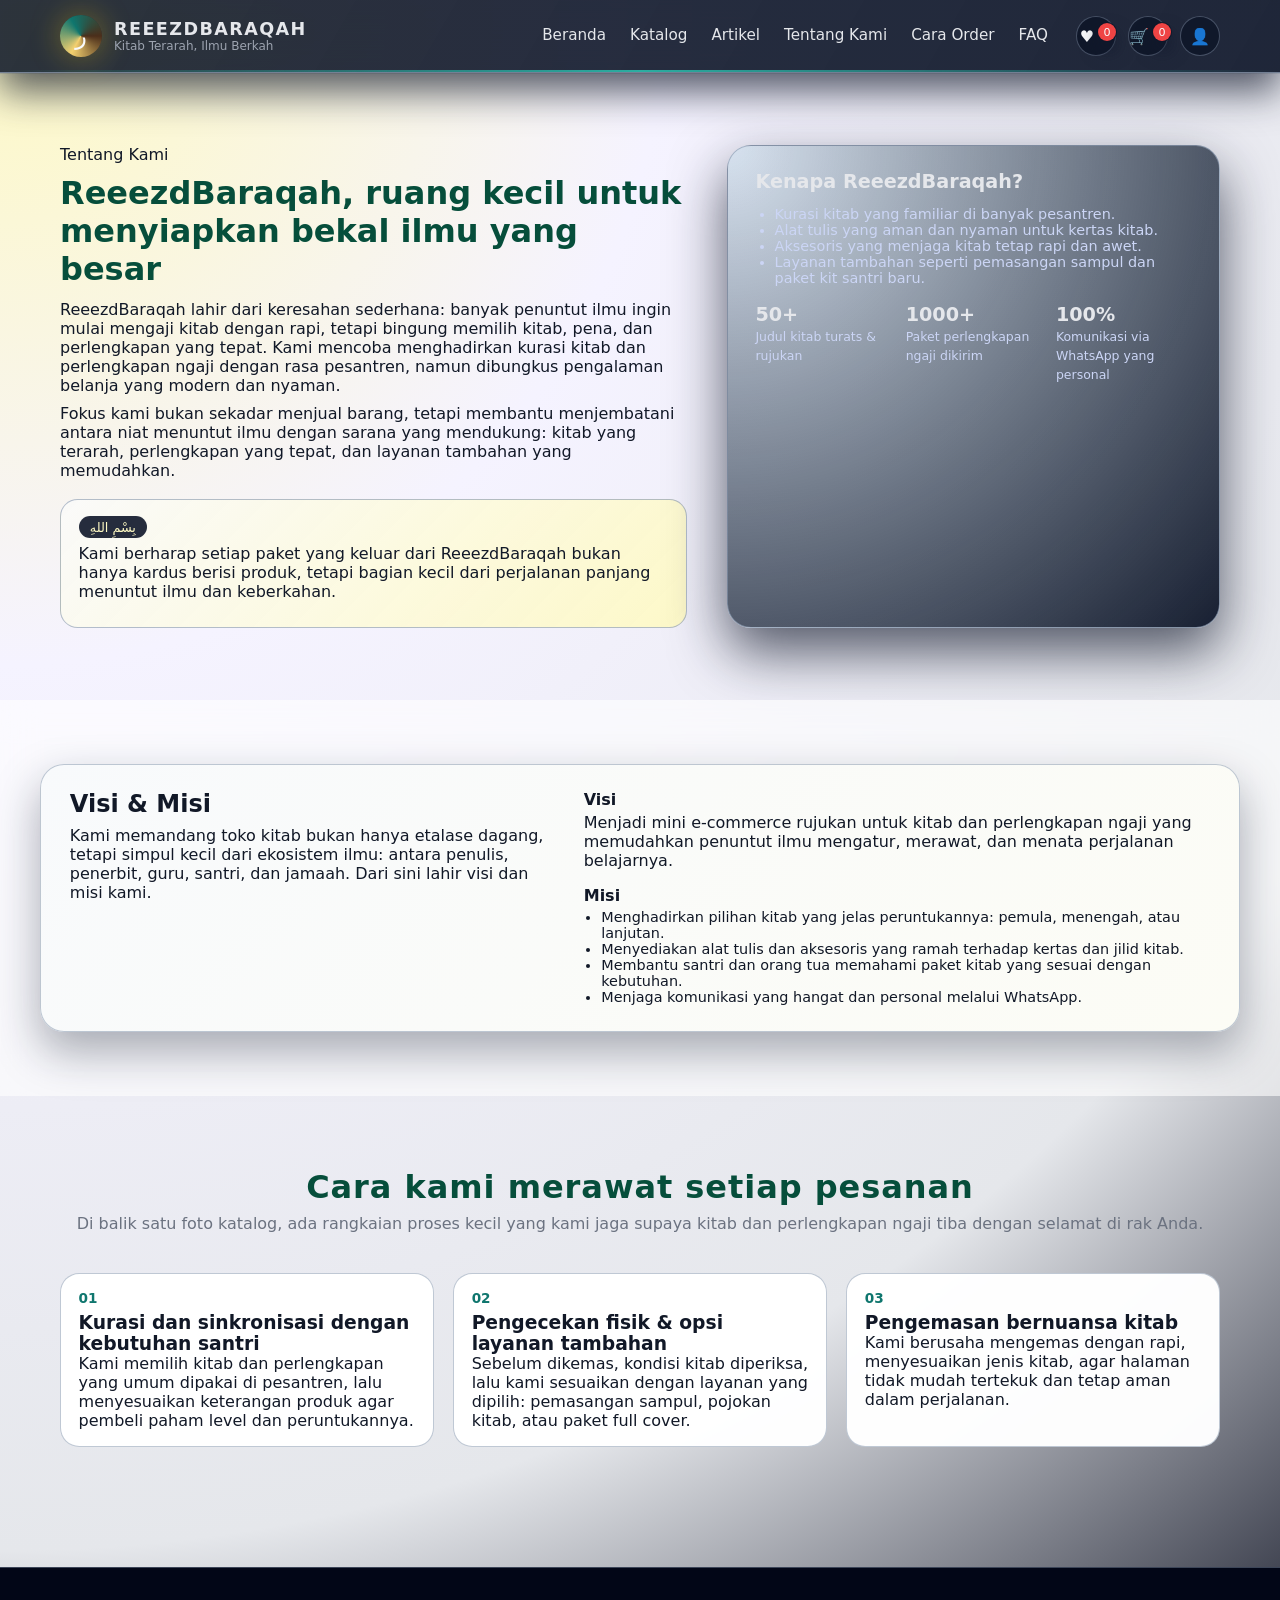
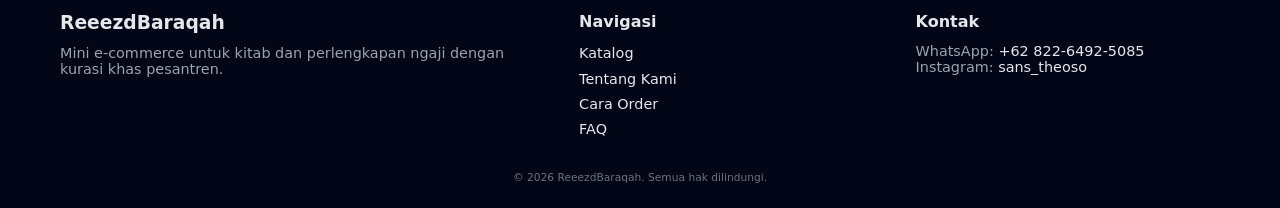
<file: about.html>
<!DOCTYPE html>
<html lang="id">
<head>
  <meta charset="UTF-8" />
  <title>Tentang Kami – ReeezdBaraqah</title>
  <meta name="viewport" content="width=device-width, initial-scale=1" />
  <meta name="description" content="Profil ReeezdBaraqah, mini e-commerce kitab dan perlengkapan ngaji dengan nuansa pesantren modern." />

  <link rel="stylesheet" href="assets/css/main.css">
  <link rel="stylesheet" href="assets/css/hdr-effects.css">
</head>
<body>
  <!-- NAVBAR -->
<header class="navbar hdr-blur">
  <div class="container nav-inner">
    <div class="nav-left">
      <a href="index.html" class="brand">
        <div class="brand-mark">ر</div>
        <div class="brand-text">
          <span class="brand-name">ReeezdBaraqah</span>
          <span class="brand-tagline">Kitab Terarah, Ilmu Berkah</span>
        </div>
      </a>
    </div>

    <button class="nav-toggle" id="nav-toggle" aria-label="Toggle navigation">
      <span></span><span></span><span></span>
    </button>

    <nav class="nav-right">
      <ul class="nav-menu" id="nav-menu">
        <li><a href="index.html" class="nav-link">Beranda</a></li>
        <li><a href="shop.html" class="nav-link">Katalog</a></li>
        <li><a href="blog.html" class="nav-link">Artikel</a></li> <!-- ✅ ADDED -->
        <li><a href="about.html" class="nav-link">Tentang Kami</a></li>
        <li><a href="how-to-order.html" class="nav-link">Cara Order</a></li>
        <li><a href="faq.html" class="nav-link">FAQ</a></li>
      </ul>

      <div class="nav-actions">
        <a href="wishlist.html" class="icon-button" aria-label="Wishlist">
          ♥
          <span class="badge-circle" id="wishlist-count">0</span>
        </a>
        <a href="cart.html" class="icon-button" aria-label="Keranjang">
          🛒
          <span class="badge-circle" id="cart-count">0</span>
        </a>
        <a href="login.html" class="icon-button" aria-label="Login"> <!-- ✅ ADDED -->
          👤
        </a>
      </div>
    </nav>
  </div>
</header>

  <main class="about-main">
    <!-- HERO ABOUT -->
    <section class="section">
      <div class="container about-hero-grid">
        <div class="about-hero-text">
          <p class="eyebrow">Tentang Kami</p>
          <h1>ReeezdBaraqah, ruang kecil untuk menyiapkan bekal ilmu yang besar</h1>
          <p>
            ReeezdBaraqah lahir dari keresahan sederhana: banyak penuntut ilmu ingin mulai mengaji
            kitab dengan rapi, tetapi bingung memilih kitab, pena, dan perlengkapan yang tepat.
            Kami mencoba menghadirkan kurasi kitab dan perlengkapan ngaji dengan rasa pesantren,
            namun dibungkus pengalaman belanja yang modern dan nyaman.
          </p>
          <p>
            Fokus kami bukan sekadar menjual barang, tetapi membantu menjembatani antara niat
            menuntut ilmu dengan sarana yang mendukung: kitab yang terarah, perlengkapan yang tepat,
            dan layanan tambahan yang memudahkan.
          </p>

          <div class="about-highlight">
            <div class="about-highlight-badge">بِسْمِ اللهِ</div>
            <p>
              Kami berharap setiap paket yang keluar dari ReeezdBaraqah bukan hanya kardus berisi
              produk, tetapi bagian kecil dari perjalanan panjang menuntut ilmu dan keberkahan.
            </p>
          </div>
        </div>

        <div class="about-hero-panel hdr-hover">
          <div class="about-hero-panel-inner">
            <h2>Kenapa ReeezdBaraqah?</h2>
            <ul class="about-bullets">
              <li>Kurasi kitab yang familiar di banyak pesantren.</li>
              <li>Alat tulis yang aman dan nyaman untuk kertas kitab.</li>
              <li>Aksesoris yang menjaga kitab tetap rapi dan awet.</li>
              <li>Layanan tambahan seperti pemasangan sampul dan paket kit santri baru.</li>
            </ul>

            <div class="about-stats">
              <div class="about-stat">
                <span class="about-stat-value">50+</span>
                <span class="about-stat-label">Judul kitab turats & rujukan</span>
              </div>
              <div class="about-stat">
                <span class="about-stat-value">1000+</span>
                <span class="about-stat-label">Paket perlengkapan ngaji dikirim</span>
              </div>
              <div class="about-stat">
                <span class="about-stat-value">100%</span>
                <span class="about-stat-label">Komunikasi via WhatsApp yang personal</span>
              </div>
            </div>
          </div>
        </div>
      </div>
    </section>

    <!-- VISI MISI -->
    <section class="section-soft">
      <div class="container about-vision-grid hdr-hover">
        <div>
          <h2>Visi & Misi</h2>
          <p>
            Kami memandang toko kitab bukan hanya etalase dagang, tetapi simpul kecil dari ekosistem
            ilmu: antara penulis, penerbit, guru, santri, dan jamaah. Dari sini lahir visi dan misi kami.
          </p>
        </div>
        <div class="about-vision-columns">
          <div class="about-vision-block">
            <h3>Visi</h3>
            <p>
              Menjadi mini e-commerce rujukan untuk kitab dan perlengkapan ngaji yang memudahkan
              penuntut ilmu mengatur, merawat, dan menata perjalanan belajarnya.
            </p>
          </div>
          <div class="about-vision-block">
            <h3>Misi</h3>
            <ul>
              <li>Menghadirkan pilihan kitab yang jelas peruntukannya: pemula, menengah, atau lanjutan.</li>
              <li>Menyediakan alat tulis dan aksesoris yang ramah terhadap kertas dan jilid kitab.</li>
              <li>Membantu santri dan orang tua memahami paket kitab yang sesuai dengan kebutuhan.</li>
              <li>Menjaga komunikasi yang hangat dan personal melalui WhatsApp.</li>
            </ul>
          </div>
        </div>
      </div>
    </section>

    <!-- CARA KAMI BEKERJA -->
    <section class="section">
      <div class="container">
        <header class="section-header">
          <h2>Cara kami merawat setiap pesanan</h2>
          <p>
            Di balik satu foto katalog, ada rangkaian proses kecil yang kami jaga supaya kitab dan
            perlengkapan ngaji tiba dengan selamat di rak Anda.
          </p>
        </header>

        <div class="about-process-grid">
          <div class="about-process-card hdr-hover">
            <div class="about-process-step">01</div>
            <h3>Kurasi dan sinkronisasi dengan kebutuhan santri</h3>
            <p>
              Kami memilih kitab dan perlengkapan yang umum dipakai di pesantren, lalu menyesuaikan
              keterangan produk agar pembeli paham level dan peruntukannya.
            </p>
          </div>
          <div class="about-process-card hdr-hover">
            <div class="about-process-step">02</div>
            <h3>Pengecekan fisik & opsi layanan tambahan</h3>
            <p>
              Sebelum dikemas, kondisi kitab diperiksa, lalu kami sesuaikan dengan layanan yang dipilih:
              pemasangan sampul, pojokan kitab, atau paket full cover.
            </p>
          </div>
          <div class="about-process-card hdr-hover">
            <div class="about-process-step">03</div>
            <h3>Pengemasan bernuansa kitab</h3>
            <p>
              Kami berusaha mengemas dengan rapi, menyesuaikan jenis kitab, agar halaman tidak mudah
              tertekuk dan tetap aman dalam perjalanan.
            </p>
          </div>
        </div>
      </div>
    </section>
  </main>

  <!-- FOOTER -->
  <footer class="footer">
    <div class="container footer-inner">
      <div class="footer-col">
        <h3>ReeezdBaraqah</h3>
        <p>Mini e-commerce untuk kitab dan perlengkapan ngaji dengan kurasi khas pesantren.</p>
      </div>
      <div class="footer-col">
        <h4>Navigasi</h4>
        <ul>
          <li><a href="shop.html">Katalog</a></li>
          <li><a href="about.html">Tentang Kami</a></li>
          <li><a href="how-to-order.html">Cara Order</a></li>
          <li><a href="faq.html">FAQ</a></li>
        </ul>
      </div>
      <div class="footer-col">
        <h4>Kontak</h4>
        <p>WhatsApp: <a href="https://wa.me/6282264925085" target="_blank">+62 822-6492-5085</a></p>
        <p>Instagram: <a href="https://www.instagram.com/sans_theoso/" target="_blank">sans_theoso</a></p>
      </div>
    </div>
    <div class="footer-bottom">
      <small>© <span id="year"></span> ReeezdBaraqah. Semua hak dilindungi.</small>
    </div>
  </footer>

  <script src="assets/js/app.js"></script>
</body>
</html>
</file>
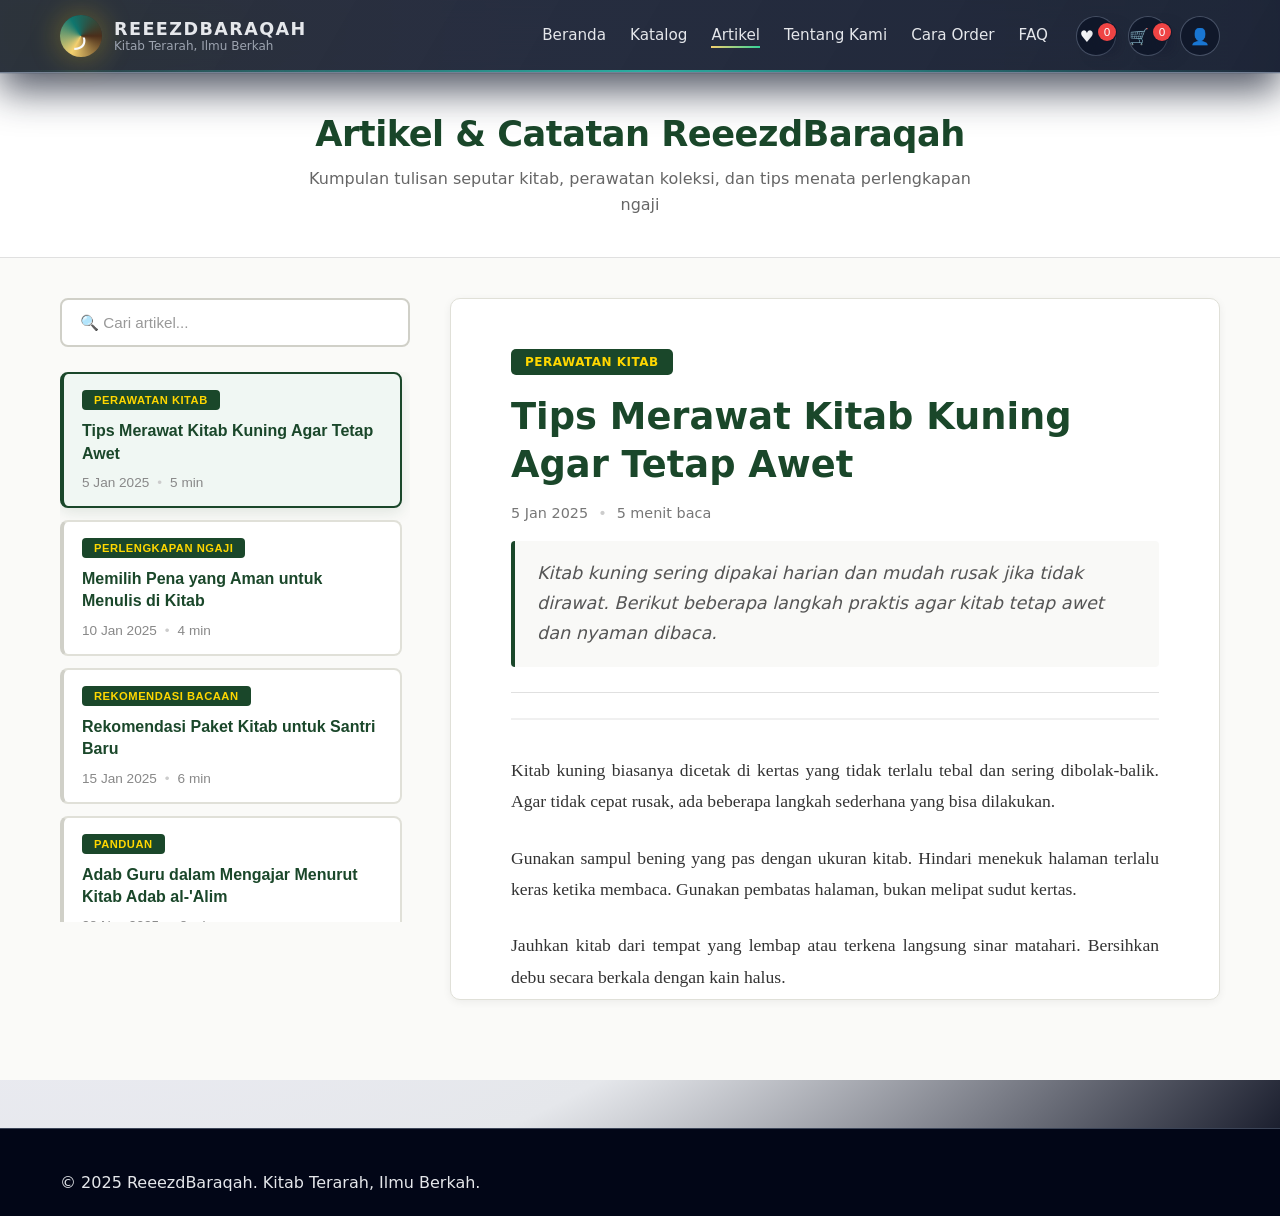
<file: blog.html>
<!DOCTYPE html>
<html lang="id">
<head>
    <meta charset="UTF-8">
    <meta name="viewport" content="width=device-width, initial-scale=1.0">
    <title>Artikel & Catatan - ReeezdBaraqah</title>
    <link rel="stylesheet" href="assets/css/main.css">
    <link rel="stylesheet" href="assets/css/hdr-effects.css">
</head>
<body>
    
    <!-- NAVBAR -->
<header class="navbar hdr-blur">
  <div class="container nav-inner">
    <div class="nav-left">
      <a href="index.html" class="brand">
        <div class="brand-mark">ر</div>
        <div class="brand-text">
          <span class="brand-name">ReeezdBaraqah</span>
          <span class="brand-tagline">Kitab Terarah, Ilmu Berkah</span>
        </div>
      </a>
    </div>

    <button class="nav-toggle" id="nav-toggle" aria-label="Toggle navigation">
      <span></span><span></span><span></span>
    </button>

    <nav class="nav-right">
      <ul class="nav-menu" id="nav-menu">
        <li><a href="index.html" class="nav-link">Beranda</a></li>
        <li><a href="shop.html" class="nav-link">Katalog</a></li>
        <!-- Halaman ini: Artikel → boleh diberi class active -->
        <li><a href="blog.html" class="nav-link active">Artikel</a></li>
        <li><a href="about.html" class="nav-link">Tentang Kami</a></li>
        <li><a href="how-to-order.html" class="nav-link">Cara Order</a></li>
        <li><a href="faq.html" class="nav-link">FAQ</a></li>
      </ul>

      <div class="nav-actions">
        <a href="wishlist.html" class="icon-button" aria-label="Wishlist">
          ♥
          <span class="badge-circle" id="wishlist-count">0</span>
        </a>
        <a href="cart.html" class="icon-button" aria-label="Keranjang">
          🛒
          <span class="badge-circle" id="cart-count">0</span>
        </a>
        <a href="login.html" class="icon-button" aria-label="Login">
          👤
        </a>
      </div>
    </nav>
  </div>
</header>

    <!-- Reading Progress -->
    <div class="blog-progress-bar" id="reading-progress"></div>

    <!-- Page Header - Pesantren Style (NO YELLOW ORNAMENT) -->
    <section class="blog-header-traditional">
        <div class="container">
            <h1 class="page-title-traditional">Artikel & Catatan ReeezdBaraqah</h1>
            <p class="page-subtitle-traditional">
                Kumpulan tulisan seputar kitab, perawatan koleksi, dan tips menata perlengkapan ngaji
            </p>
        </div>
    </section>

    <!-- Blog Content - Two Column Layout -->
    <section class="blog-content-traditional">
        <div class="container">
            <div class="blog-layout-traditional">
                
                <!-- Sidebar -->
                <aside class="blog-sidebar-traditional">
                    <div class="sidebar-sticky-traditional">
                        
                        <!-- Search Box -->
                        <div class="search-box-traditional">
                            <input 
                                type="text" 
                                id="blog-search" 
                                placeholder="🔍 Cari artikel..."
                                class="search-input-traditional">
                        </div>

                        <!-- Article List -->
                        <div class="article-list-traditional" id="blog-list"></div>
                        
                        <p id="blog-list-empty" class="empty-state-traditional" hidden>
                            Tidak ada artikel yang cocok
                        </p>
                        
                    </div>
                </aside>

                <!-- Main Reading Area -->
                <main class="blog-reader-traditional">
                    <article id="blog-viewer-content" class="article-container-traditional">
                        
                        <!-- Placeholder -->
                        <div class="article-placeholder-traditional">
                            <div class="placeholder-icon-traditional">📖</div>
                            <h2>Pilih Artikel untuk Dibaca</h2>
                            <p>Klik salah satu judul di sebelah kiri untuk memulai membaca</p>
                        </div>
                        
                    </article>
                </main>

            </div>
        </div>
    </section>

    <!-- Footer -->
    <footer class="footer">
        <div class="container">
            <p>&copy; 2025 ReeezdBaraqah. Kitab Terarah, Ilmu Berkah.</p>
        </div>
    </footer>

    <script src="assets/js/app.js"></script>
    <script src="assets/js/blog.js"></script>
</body>
</html>
</file>
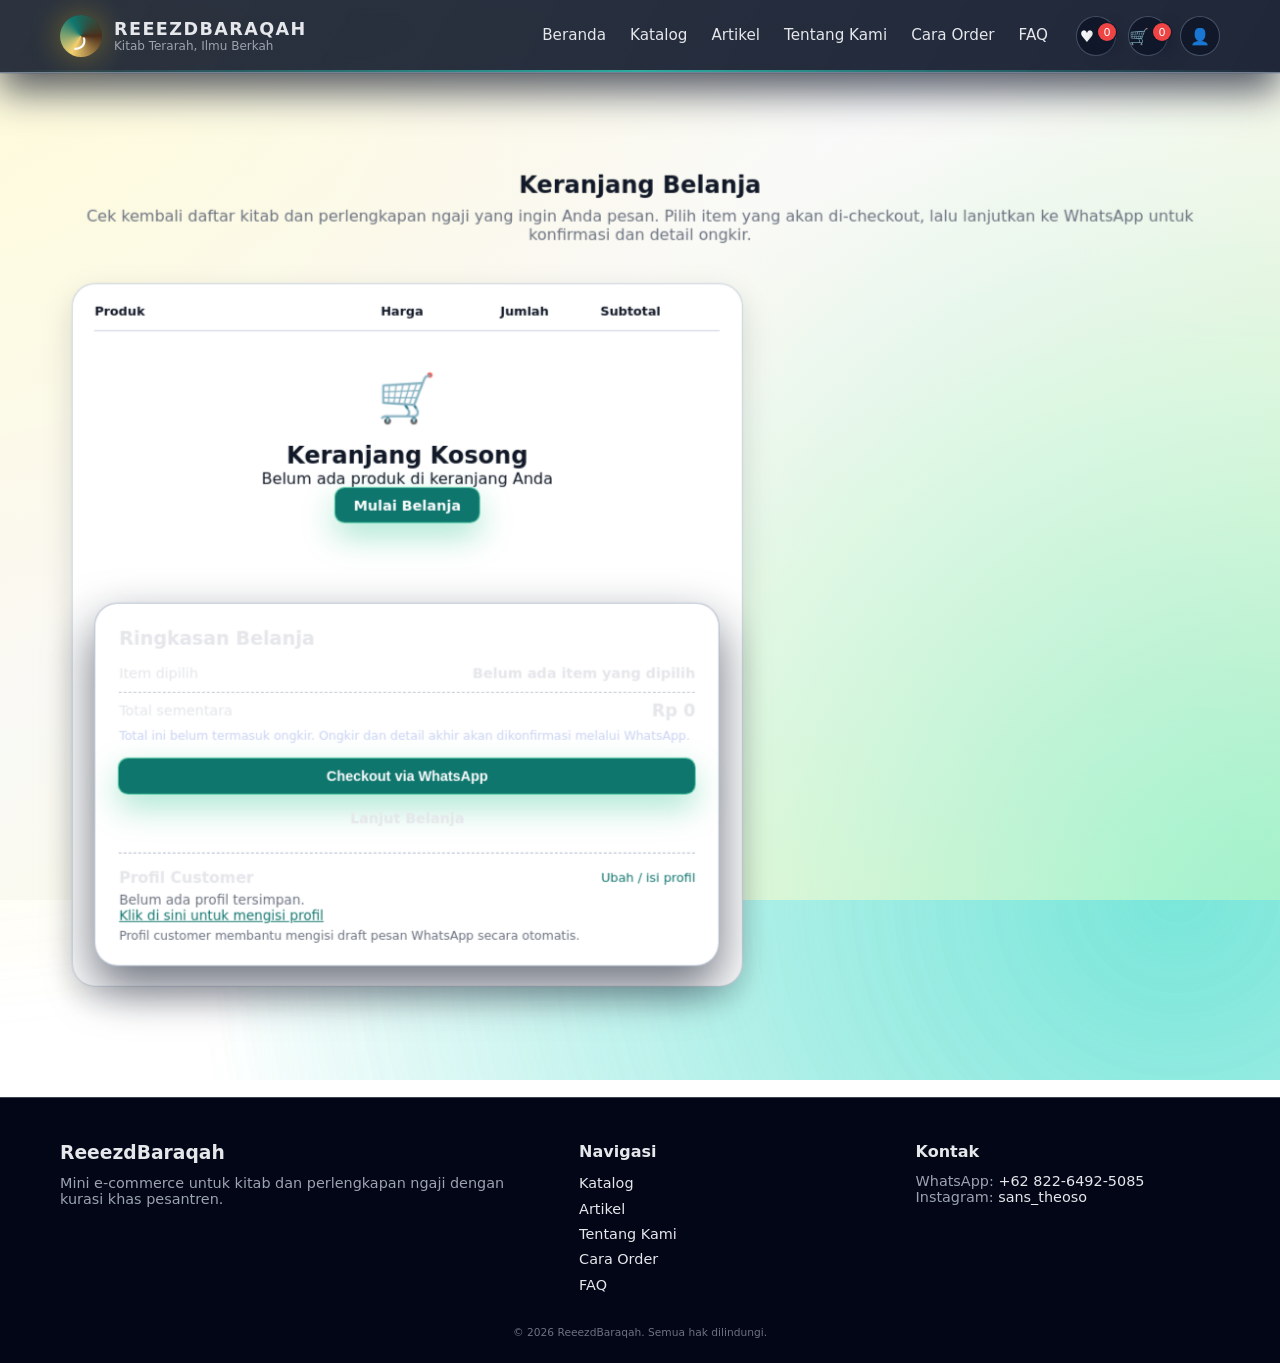
<file: cart.html>
<!DOCTYPE html>
<html lang="id">
<head>
  <meta charset="UTF-8" />
  <title>Keranjang – ReeezdBaraqah</title>
  <meta name="viewport" content="width=device-width, initial-scale=1" />
  <meta name="description" content="Keranjang belanja kitab, alat tulis, dan perlengkapan ngaji di ReeezdBaraqah." />

  <link rel="stylesheet" href="assets/css/main.css">
  <link rel="stylesheet" href="assets/css/hdr-effects.css">
</head>
<body class="hdr-bg">
  <!-- NAVBAR -->
<header class="navbar hdr-blur">
  <div class="container nav-inner">
    <div class="nav-left">
      <a href="index.html" class="brand">
        <div class="brand-mark">ر</div>
        <div class="brand-text">
          <span class="brand-name">ReeezdBaraqah</span>
          <span class="brand-tagline">Kitab Terarah, Ilmu Berkah</span>
        </div>
      </a>
    </div>

    <button class="nav-toggle" id="nav-toggle" aria-label="Toggle navigation">
      <span></span><span></span><span></span>
    </button>

    <nav class="nav-right">
      <ul class="nav-menu" id="nav-menu">
        <li><a href="index.html" class="nav-link">Beranda</a></li>
        <li><a href="shop.html" class="nav-link">Katalog</a></li>
        <li><a href="blog.html" class="nav-link">Artikel</a></li> <!-- ✅ ADDED -->
        <li><a href="about.html" class="nav-link">Tentang Kami</a></li>
        <li><a href="how-to-order.html" class="nav-link">Cara Order</a></li>
        <li><a href="faq.html" class="nav-link">FAQ</a></li>
      </ul>

      <div class="nav-actions">
        <a href="wishlist.html" class="icon-button" aria-label="Wishlist">
          ♥
          <span class="badge-circle" id="wishlist-count">0</span>
        </a>
        <a href="cart.html" class="icon-button" aria-label="Keranjang">
          🛒
          <span class="badge-circle" id="cart-count">0</span>
        </a>
        <a href="login.html" class="icon-button" aria-label="Login"> <!-- ✅ ADDED -->
          👤
        </a>
      </div>
    </nav>
  </div>
</header>

  <main class="cart-main">
    <section class="section reveal-on-scroll">
      <div class="container">
        <header class="section-header">
          <h1>Keranjang Belanja</h1>
          <p>
            Cek kembali daftar kitab dan perlengkapan ngaji yang ingin Anda pesan. Pilih item yang
            akan di-checkout, lalu lanjutkan ke WhatsApp untuk konfirmasi dan detail ongkir.
          </p>
        </header>

                <!-- CART LAYOUT -->
        <div class="cart-layout">
          
          <!-- KOLOM KIRI: ITEMS -->
          <div class="cart-items-card">
            <!-- Header tabel -->
            <div class="cart-table-head">
              <div>Produk</div>
              <div>Harga</div>
              <div>Jumlah</div>
              <div>Subtotal</div>
              <div></div>
            </div>

            <!-- Empty state -->
            <div id="cart-empty" class="cart-empty" hidden>
              <div class="cart-empty-inner">
                <div class="cart-empty-icon">🛒</div>
                <h2>Keranjang Kosong</h2>
                <p>Belum ada produk di keranjang Anda</p>
                <a href="shop.html" class="btn btn-primary">Mulai Belanja</a>
              </div>
            </div>

            <!-- List item (akan di-render via JS) -->
            <div id="cart-items" class="cart-items">
  <!-- TEST ITEM MANUAL -->
  <div class="cart-row" style="display: grid; grid-template-columns: 2.8fr 1.1fr 0.9fr 1.1fr auto; gap: 0.75rem; padding: 0.75rem; background: white; border: 1px solid #ccc; border-radius: 8px;">
    
    <div class="cart-col-product" style="display: flex; gap: 0.75rem; align-items: center;">
      <input type="checkbox" checked>
      <div style="width: 56px; height: 72px; background: #ddd; border-radius: 4px;"></div>
      <div>
        <h4>TEST PRODUK</h4>
        <p style="font-size: 0.8rem; color: #666;">Test manual</p>
      </div>
    </div>
    
    <div class="cart-col-price" style="font-weight: 600; color: #0f766e;">
      Rp 50.000
    </div>
    
    <div class="cart-col-qty">
      <input type="number" value="1" style="width: 60px; padding: 4px; border: 1px solid #ccc;">
    </div>
    
    <div class="cart-col-subtotal" style="font-weight: 700; color: #0f766e;">
      Rp 50.000
    </div>
    
    <div class="cart-col-remove">
      <button style="padding: 4px 8px; background: #ef4444; color: white; border: none; border-radius: 4px; cursor: pointer;">✕</button>
    </div>
    
  </div>
  <!-- END TEST -->
</div>
          <!-- KOLOM KANAN: SUMMARY -->
          <aside class="cart-summary-card">
            <h2>Ringkasan Belanja</h2>

            <div class="cart-summary-row">
              <span>Item dipilih</span>
              <span id="cart-summary-count">0 item</span>
            </div>

            <div class="cart-summary-divider"></div>

            <div class="cart-summary-row cart-summary-total">
              <span>Total sementara</span>
              <span id="cart-summary-total">Rp0</span>
            </div>

            <p class="cart-summary-note">
              Total ini belum termasuk ongkir. Ongkir dan detail akhir akan dikonfirmasi melalui WhatsApp.
            </p>

            <div class="cart-summary-actions">
              <button type="button" class="btn btn-primary" id="cart-checkout-btn">
                Checkout via WhatsApp
              </button>
              <a href="shop.html" class="btn btn-ghost">Lanjut Belanja</a>
            </div>

            <!-- Customer Info -->
            <div class="cart-customer-box">
              <div class="cart-customer-header">
                <h3>Profil Customer</h3>
                <a href="login.html?redirect=cart.html" class="cart-customer-link">
                  Ubah / isi profil
                </a>
              </div>
              <div id="cart-customer-info" class="cart-customer-info">
                <!-- Diisi via JS -->
              </div>
              <p class="cart-customer-note">
                Profil customer membantu mengisi draft pesan WhatsApp secara otomatis.
              </p>
            </div>
          </aside>

        </div>
    </section>
  </main>

  <!-- FOOTER -->
  <footer class="footer">
    <div class="container footer-inner">
      <div class="footer-col">
        <h3>ReeezdBaraqah</h3>
        <p>Mini e-commerce untuk kitab dan perlengkapan ngaji dengan kurasi khas pesantren.</p>
      </div>
      <div class="footer-col">
        <h4>Navigasi</h4>
        <ul>
          <li><a href="shop.html">Katalog</a></li>
          <li><a href="blog.html">Artikel</a></li>
          <li><a href="about.html">Tentang Kami</a></li>
          <li><a href="how-to-order.html">Cara Order</a></li>
          <li><a href="faq.html">FAQ</a></li>
        </ul>
      </div>
      <div class="footer-col">
        <h4>Kontak</h4>
        <p>WhatsApp: <a href="https://wa.me/6282264925085" target="_blank">+62 822-6492-5085</a></p>
        <p>Instagram: <a href="https://www.instagram.com/sans_theoso/" target="_blank">sans_theoso</a></p>
      </div>
    </div>
    <div class="footer-bottom">
      <small>© <span id="year"></span> ReeezdBaraqah. Semua hak dilindungi.</small>
    </div>
  </footer>

  <script src="assets/js/app.js"></script>
<script src="assets/js/cart-page.js"></script>
</body>
</html>
</file>
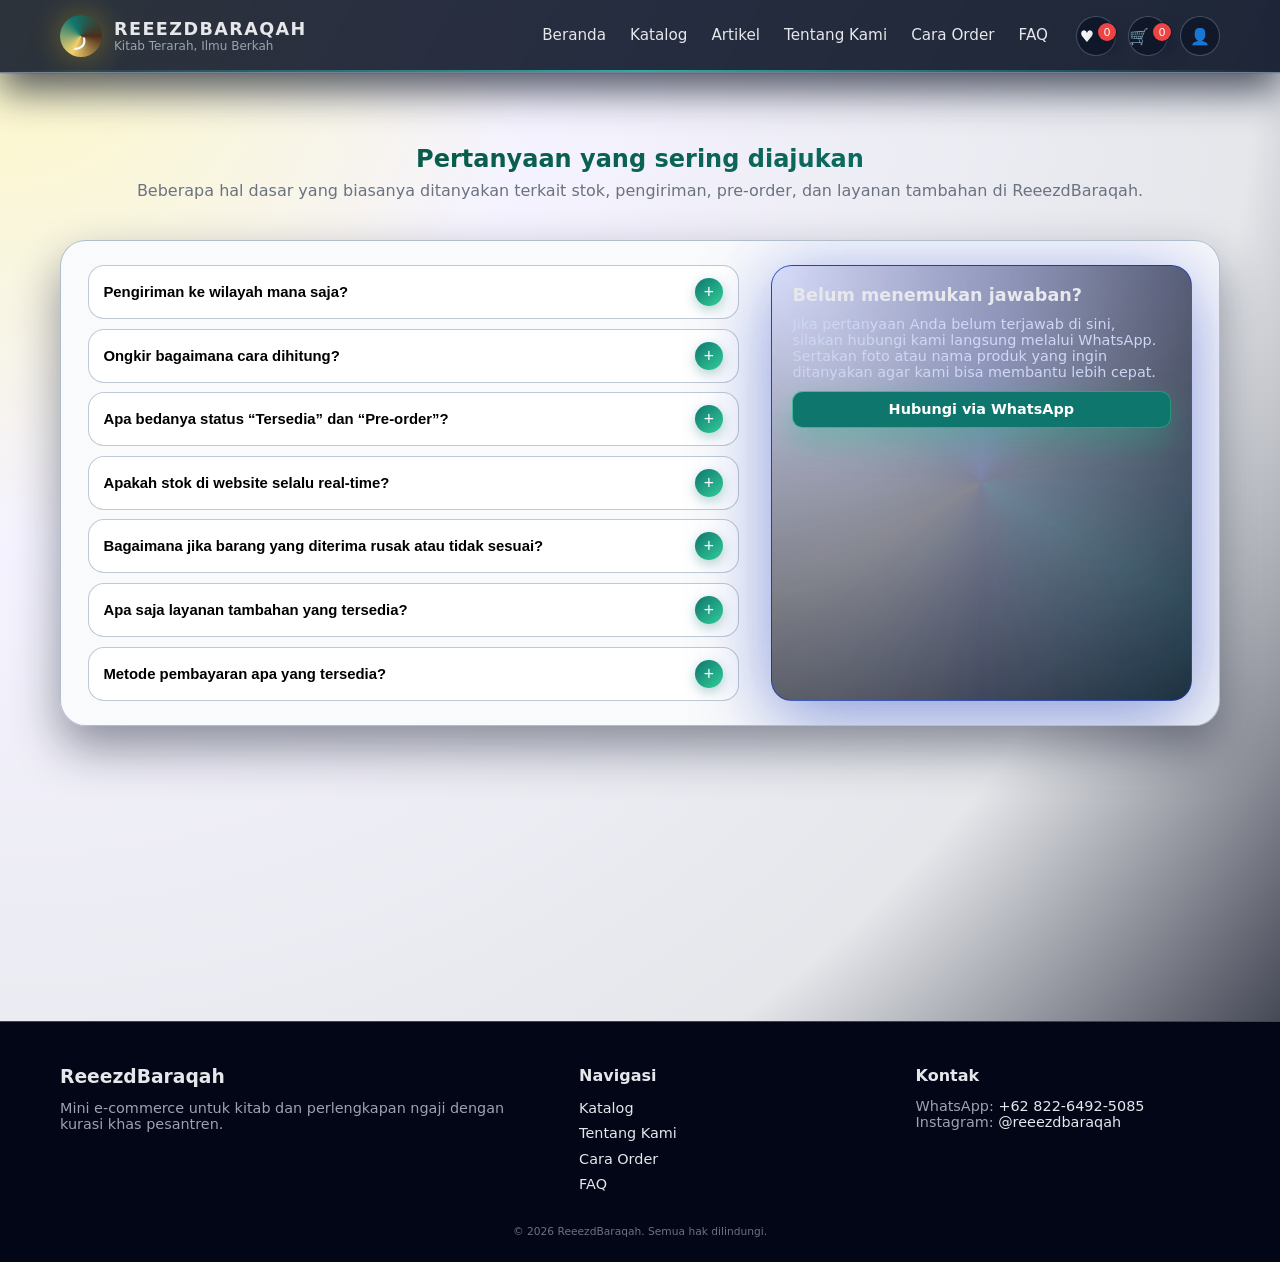
<file: faq.html>
<!DOCTYPE html>
<html lang="id">
<head>
  <meta charset="UTF-8" />
  <title>FAQ – ReeezdBaraqah</title>
  <meta name="viewport" content="width=device-width, initial-scale=1" />
  <meta name="description" content="Pertanyaan yang sering diajukan terkait pengiriman, stok, pre-order, dan layanan tambahan di ReeezdBaraqah." />

  <link rel="stylesheet" href="assets/css/main.css">
  <link rel="stylesheet" href="assets/css/hdr-effects.css">
</head>
<body>
  <!-- NAVBAR -->
<header class="navbar hdr-blur">
  <div class="container nav-inner">
    <div class="nav-left">
      <a href="index.html" class="brand">
        <div class="brand-mark">ر</div>
        <div class="brand-text">
          <span class="brand-name">ReeezdBaraqah</span>
          <span class="brand-tagline">Kitab Terarah, Ilmu Berkah</span>
        </div>
      </a>
    </div>

    <button class="nav-toggle" id="nav-toggle" aria-label="Toggle navigation">
      <span></span><span></span><span></span>
    </button>

    <nav class="nav-right">
      <ul class="nav-menu" id="nav-menu">
        <li><a href="index.html" class="nav-link">Beranda</a></li>
        <li><a href="shop.html" class="nav-link">Katalog</a></li>
        <li><a href="blog.html" class="nav-link">Artikel</a></li> <!-- ✅ ADDED -->
        <li><a href="about.html" class="nav-link">Tentang Kami</a></li>
        <li><a href="how-to-order.html" class="nav-link">Cara Order</a></li>
        <li><a href="faq.html" class="nav-link">FAQ</a></li>
      </ul>

      <div class="nav-actions">
        <a href="wishlist.html" class="icon-button" aria-label="Wishlist">
          ♥
          <span class="badge-circle" id="wishlist-count">0</span>
        </a>
        <a href="cart.html" class="icon-button" aria-label="Keranjang">
          🛒
          <span class="badge-circle" id="cart-count">0</span>
        </a>
        <a href="login.html" class="icon-button" aria-label="Login"> <!-- ✅ ADDED -->
          👤
        </a>
      </div>
    </nav>
  </div>
</header>

  <main class="faq-main">
    <section class="section">
      <div class="container">
        <header class="section-header">
          <h1>Pertanyaan yang sering diajukan</h1>
          <p>
            Beberapa hal dasar yang biasanya ditanyakan terkait stok, pengiriman, pre-order, dan
            layanan tambahan di ReeezdBaraqah.
          </p>
        </header>

        <div class="faq-layout hdr-hover">
          <div class="faq-list" id="faq-list">
            <!-- Pengiriman -->
            <article class="faq-item">
              <button class="faq-question" type="button">
                <span>Pengiriman ke wilayah mana saja?</span>
                <span class="faq-toggle-icon">+</span>
              </button>
              <div class="faq-answer" hidden>
                <p>
                  Saat ini kami melayani pengiriman ke seluruh wilayah Indonesia melalui beberapa
                  ekspedisi yang umum digunakan (JNE, J&T, SiCepat, dan lain-lain). Untuk wilayah
                  tertentu seperti pesantren di pelosok, kami akan menyesuaikan pilihan ekspedisi
                  yang paling memungkinkan.
                </p>
              </div>
            </article>

            <article class="faq-item">
              <button class="faq-question" type="button">
                <span>Ongkir bagaimana cara dihitung?</span>
                <span class="faq-toggle-icon">+</span>
              </button>
              <div class="faq-answer" hidden>
                <p>
                  Ongkir dihitung berdasarkan alamat lengkap yang Anda kirimkan di WhatsApp dan
                  opsi ekspedisi yang dipilih. Admin akan menginformasikan estimasi ongkir dan total
                  akhir sebelum Anda melakukan pembayaran, sehingga Anda bisa setuju atau menyesuaikan.
                </p>
              </div>
            </article>

            <!-- Stok & Pre-order -->
            <article class="faq-item">
              <button class="faq-question" type="button">
                <span>Apa bedanya status “Tersedia” dan “Pre-order”?</span>
                <span class="faq-toggle-icon">+</span>
              </button>
              <div class="faq-answer" hidden>
                <p>
                  <strong>Tersedia</strong> berarti stok fisik ada di rak kami dan siap dikemas.
                  <strong>Pre-order</strong> berarti kami perlu menyiapkan terlebih dahulu, misalnya
                  mengambil stok dari penerbit/toko rekanan. Estimasi waktu siap kirim akan diinformasikan
                  sebelum pembayaran.
                </p>
              </div>
            </article>

            <article class="faq-item">
              <button class="faq-question" type="button">
                <span>Apakah stok di website selalu real-time?</span>
                <span class="faq-toggle-icon">+</span>
              </button>
              <div class="faq-answer" hidden>
                <p>
                  Stok di website kami usahakan mendekati kondisi terkini, namun update tetap dilakukan
                  secara berkala. Karena itu, konfirmasi final tetap melalui WhatsApp. Jika ada stok yang
                  ternyata kosong, kami akan menawarkan opsi penggantian atau refund.
                </p>
              </div>
            </article>

            <!-- Retur & komplain -->
            <article class="faq-item">
              <button class="faq-question" type="button">
                <span>Bagaimana jika barang yang diterima rusak atau tidak sesuai?</span>
                <span class="faq-toggle-icon">+</span>
              </button>
              <div class="faq-answer" hidden>
                <p>
                  Silakan kirim foto dan video unboxing maksimal 1×24 jam setelah paket diterima.
                  Kami akan cek kasusnya satu per satu. Jika kesalahan ada di pihak kami
                  (mispacking, produk cacat dari awal, atau salah judul), kami akan menawarkan
                  penggantian, retur, atau solusi lain yang disepakati bersama.
                </p>
              </div>
            </article>

            <!-- Layanan tambahan -->
            <article class="faq-item">
              <button class="faq-question" type="button">
                <span>Apa saja layanan tambahan yang tersedia?</span>
                <span class="faq-toggle-icon">+</span>
              </button>
              <div class="faq-answer" hidden>
                <p>
                  Beberapa layanan tambahan yang kami sediakan antara lain:
                </p>
                <ul>
                  <li>Pemasangan sampul bening sesuai ukuran kitab.</li>
                  <li>Pemasangan pojokan kitab metalik.</li>
                  <li>Paket full cover (sampul + pojokan).</li>
                  <li>Paket rekomendasi kitab untuk santri baru sesuai kebutuhan.</li>
                </ul>
                <p>
                  Biaya layanan tambahan akan terlihat di halaman detail produk dan bisa dikonfirmasi
                  lagi di WhatsApp sebelum pembayaran.
                </p>
              </div>
            </article>

            <!-- Pembayaran -->
            <article class="faq-item">
              <button class="faq-question" type="button">
                <span>Metode pembayaran apa yang tersedia?</span>
                <span class="faq-toggle-icon">+</span>
              </button>
              <div class="faq-answer" hidden>
                <p>
                  Informasi metode pembayaran (rekening bank atau dompet digital) akan kami kirimkan
                  di WhatsApp setelah total akhir disepakati. Saat ini kami belum menggunakan sistem
                  pembayaran otomatis di website, agar komunikasi tetap personal dan fleksibel.
                </p>
              </div>
            </article>
          </div>

          <aside class="faq-side-card">
            <h2>Belum menemukan jawaban?</h2>
            <p>
              Jika pertanyaan Anda belum terjawab di sini, silakan hubungi kami langsung melalui WhatsApp.
              Sertakan foto atau nama produk yang ingin ditanyakan agar kami bisa membantu lebih cepat.
            </p>
            <a id="wa-faq-btn" href="#" target="_blank" class="btn btn-primary">
  Hubungi via WhatsApp
</a>
          </aside>
        </div>
      </div>
    </section>
  </main>

  <!-- FOOTER -->
  <footer class="footer">
    <div class="container footer-inner">
      <div class="footer-col">
        <h3>ReeezdBaraqah</h3>
        <p>Mini e-commerce untuk kitab dan perlengkapan ngaji dengan kurasi khas pesantren.</p>
      </div>
      <div class="footer-col">
        <h4>Navigasi</h4>
        <ul>
          <li><a href="shop.html">Katalog</a></li>
          <li><a href="about.html">Tentang Kami</a></li>
          <li><a href="how-to-order.html">Cara Order</a></li>
          <li><a href="faq.html">FAQ</a></li>
        </ul>
      </div>
      <div class="footer-col">
        <h4>Kontak</h4>
        <p>WhatsApp: <a href="https://wa.me/6282264925085" target="_blank">+62 822-6492-5085</a></p>
        <p>Instagram: <a href="#" target="_blank">@reeezdbaraqah</a></p>
      </div>
    </div>
    <div class="footer-bottom">
      <small>© <span id="year"></span> ReeezdBaraqah. Semua hak dilindungi.</small>
    </div>
  </footer>

  <script src="assets/js/app.js"></script>
  <script src="assets/js/faq.js"></script>
  <link rel="stylesheet" href="assets/css/motion-faq.css">
<script src="assets/js/motion-faq.js"></script>
<script>
  const baseWa = "https://wa.me/6282264925085";
  const msg = "Assalamu'alaikum, saya ingin bertanya?";
  const waUrl = `${baseWa}?text=${encodeURIComponent(msg)}`;

  const waBtn = document.getElementById("wa-faq-btn");
  if (waBtn) {
    waBtn.href = waUrl;
  }
</script>
</body>
</html>
</file>
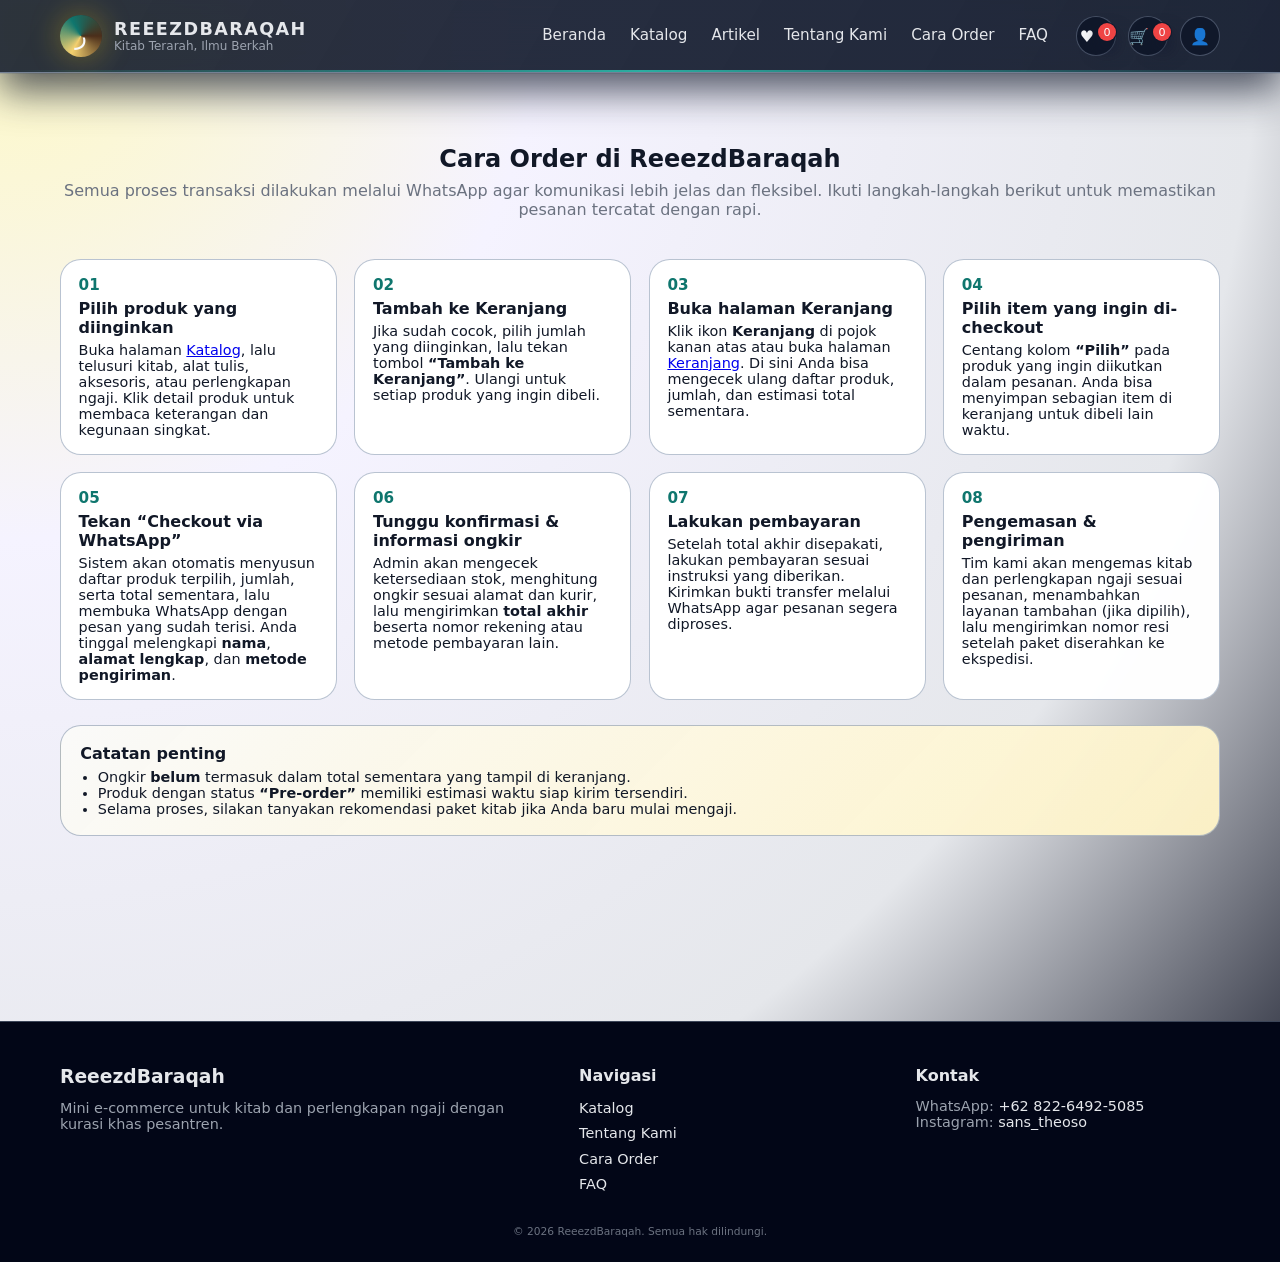
<file: how-to-order.html>
<!DOCTYPE html>
<html lang="id">
<head>
  <meta charset="UTF-8" />
  <title>Cara Order – ReeezdBaraqah</title>
  <meta name="viewport" content="width=device-width, initial-scale=1" />
  <meta name="description" content="Panduan lengkap cara order kitab dan perlengkapan ngaji di ReeezdBaraqah melalui WhatsApp." />

  <link rel="stylesheet" href="assets/css/main.css">
  <link rel="stylesheet" href="assets/css/hdr-effects.css">
</head>
<body>
  <!-- NAVBAR -->
<header class="navbar hdr-blur">
  <div class="container nav-inner">
    <div class="nav-left">
      <a href="index.html" class="brand">
        <div class="brand-mark">ر</div>
        <div class="brand-text">
          <span class="brand-name">ReeezdBaraqah</span>
          <span class="brand-tagline">Kitab Terarah, Ilmu Berkah</span>
        </div>
      </a>
    </div>

    <button class="nav-toggle" id="nav-toggle" aria-label="Toggle navigation">
      <span></span><span></span><span></span>
    </button>

    <nav class="nav-right">
      <ul class="nav-menu" id="nav-menu">
        <li><a href="index.html" class="nav-link">Beranda</a></li>
        <li><a href="shop.html" class="nav-link">Katalog</a></li>
        <li><a href="blog.html" class="nav-link">Artikel</a></li> <!-- ✅ ADDED -->
        <li><a href="about.html" class="nav-link">Tentang Kami</a></li>
        <li><a href="how-to-order.html" class="nav-link">Cara Order</a></li>
        <li><a href="faq.html" class="nav-link">FAQ</a></li>
      </ul>

      <div class="nav-actions">
        <a href="wishlist.html" class="icon-button" aria-label="Wishlist">
          ♥
          <span class="badge-circle" id="wishlist-count">0</span>
        </a>
        <a href="cart.html" class="icon-button" aria-label="Keranjang">
          🛒
          <span class="badge-circle" id="cart-count">0</span>
        </a>
        <a href="login.html" class="icon-button" aria-label="Login"> <!-- ✅ ADDED -->
          👤
        </a>
      </div>
    </nav>
  </div>
</header>

  <main class="howto-main">
    <section class="section">
      <div class="container">
        <header class="section-header">
          <h1>Cara Order di ReeezdBaraqah</h1>
          <p>
            Semua proses transaksi dilakukan melalui WhatsApp agar komunikasi lebih jelas dan fleksibel.
            Ikuti langkah-langkah berikut untuk memastikan pesanan tercatat dengan rapi.
          </p>
        </header>

        <div class="howto-grid">
          <article class="howto-card hdr-hover">
            <div class="howto-step-number">01</div>
            <h2>Pilih produk yang diinginkan</h2>
            <p>
              Buka halaman <a href="shop.html">Katalog</a>, lalu telusuri kitab, alat tulis, aksesoris,
              atau perlengkapan ngaji. Klik detail produk untuk membaca keterangan dan kegunaan singkat.
            </p>
          </article>

          <article class="howto-card hdr-hover">
            <div class="howto-step-number">02</div>
            <h2>Tambah ke Keranjang</h2>
            <p>
              Jika sudah cocok, pilih jumlah yang diinginkan, lalu tekan tombol
              <strong>“Tambah ke Keranjang”</strong>. Ulangi untuk setiap produk yang ingin dibeli.
            </p>
          </article>

          <article class="howto-card hdr-hover">
            <div class="howto-step-number">03</div>
            <h2>Buka halaman Keranjang</h2>
            <p>
              Klik ikon <strong>Keranjang</strong> di pojok kanan atas atau buka halaman
              <a href="cart.html">Keranjang</a>. Di sini Anda bisa mengecek ulang daftar produk,
              jumlah, dan estimasi total sementara.
            </p>
          </article>

          <article class="howto-card hdr-hover">
            <div class="howto-step-number">04</div>
            <h2>Pilih item yang ingin di-checkout</h2>
            <p>
              Centang kolom <strong>“Pilih”</strong> pada produk yang ingin diikutkan dalam pesanan.
              Anda bisa menyimpan sebagian item di keranjang untuk dibeli lain waktu.
            </p>
          </article>

          <article class="howto-card hdr-hover">
            <div class="howto-step-number">05</div>
            <h2>Tekan “Checkout via WhatsApp”</h2>
            <p>
              Sistem akan otomatis menyusun daftar produk terpilih, jumlah, serta total sementara,
              lalu membuka WhatsApp dengan pesan yang sudah terisi. Anda tinggal melengkapi
              <strong>nama</strong>, <strong>alamat lengkap</strong>, dan <strong>metode pengiriman</strong>.
            </p>
          </article>

          <article class="howto-card hdr-hover">
            <div class="howto-step-number">06</div>
            <h2>Tunggu konfirmasi & informasi ongkir</h2>
            <p>
              Admin akan mengecek ketersediaan stok, menghitung ongkir sesuai alamat dan kurir,
              lalu mengirimkan <strong>total akhir</strong> beserta nomor rekening atau metode pembayaran lain.
            </p>
          </article>

          <article class="howto-card hdr-hover">
            <div class="howto-step-number">07</div>
            <h2>Lakukan pembayaran</h2>
            <p>
              Setelah total akhir disepakati, lakukan pembayaran sesuai instruksi yang diberikan.
              Kirimkan bukti transfer melalui WhatsApp agar pesanan segera diproses.
            </p>
          </article>

          <article class="howto-card hdr-hover">
            <div class="howto-step-number">08</div>
            <h2>Pengemasan & pengiriman</h2>
            <p>
              Tim kami akan mengemas kitab dan perlengkapan ngaji sesuai pesanan, menambahkan layanan
              tambahan (jika dipilih), lalu mengirimkan nomor resi setelah paket diserahkan ke ekspedisi.
            </p>
          </article>
        </div>

        <div class="howto-note-card hdr-hover">
          <h2>Catatan penting</h2>
          <ul>
            <li>Ongkir <strong>belum</strong> termasuk dalam total sementara yang tampil di keranjang.</li>
            <li>Produk dengan status <strong>“Pre-order”</strong> memiliki estimasi waktu siap kirim tersendiri.</li>
            <li>Selama proses, silakan tanyakan rekomendasi paket kitab jika Anda baru mulai mengaji.</li>
          </ul>
        </div>
      </div>
    </section>
  </main>

  <!-- FOOTER -->
  <footer class="footer">
    <div class="container footer-inner">
      <div class="footer-col">
        <h3>ReeezdBaraqah</h3>
        <p>Mini e-commerce untuk kitab dan perlengkapan ngaji dengan kurasi khas pesantren.</p>
      </div>
      <div class="footer-col">
        <h4>Navigasi</h4>
        <ul>
          <li><a href="shop.html">Katalog</a></li>
          <li><a href="about.html">Tentang Kami</a></li>
          <li><a href="how-to-order.html">Cara Order</a></li>
          <li><a href="faq.html">FAQ</a></li>
        </ul>
      </div>
      <div class="footer-col">
        <h4>Kontak</h4>
        <p>WhatsApp: <a href="https://wa.me/6282264925085" target="_blank">+62 822-6492-5085</a></p>
        <p>Instagram: <a href="https://www.instagram.com/sans_theoso/" target="_blank">sans_theoso</a></p>
      </div>
    </div>
    <div class="footer-bottom">
      <small>© <span id="year"></span> ReeezdBaraqah. Semua hak dilindungi.</small>
    </div>
  </footer>

  <script src="assets/js/app.js"></script>
</body>
</html>
</file>
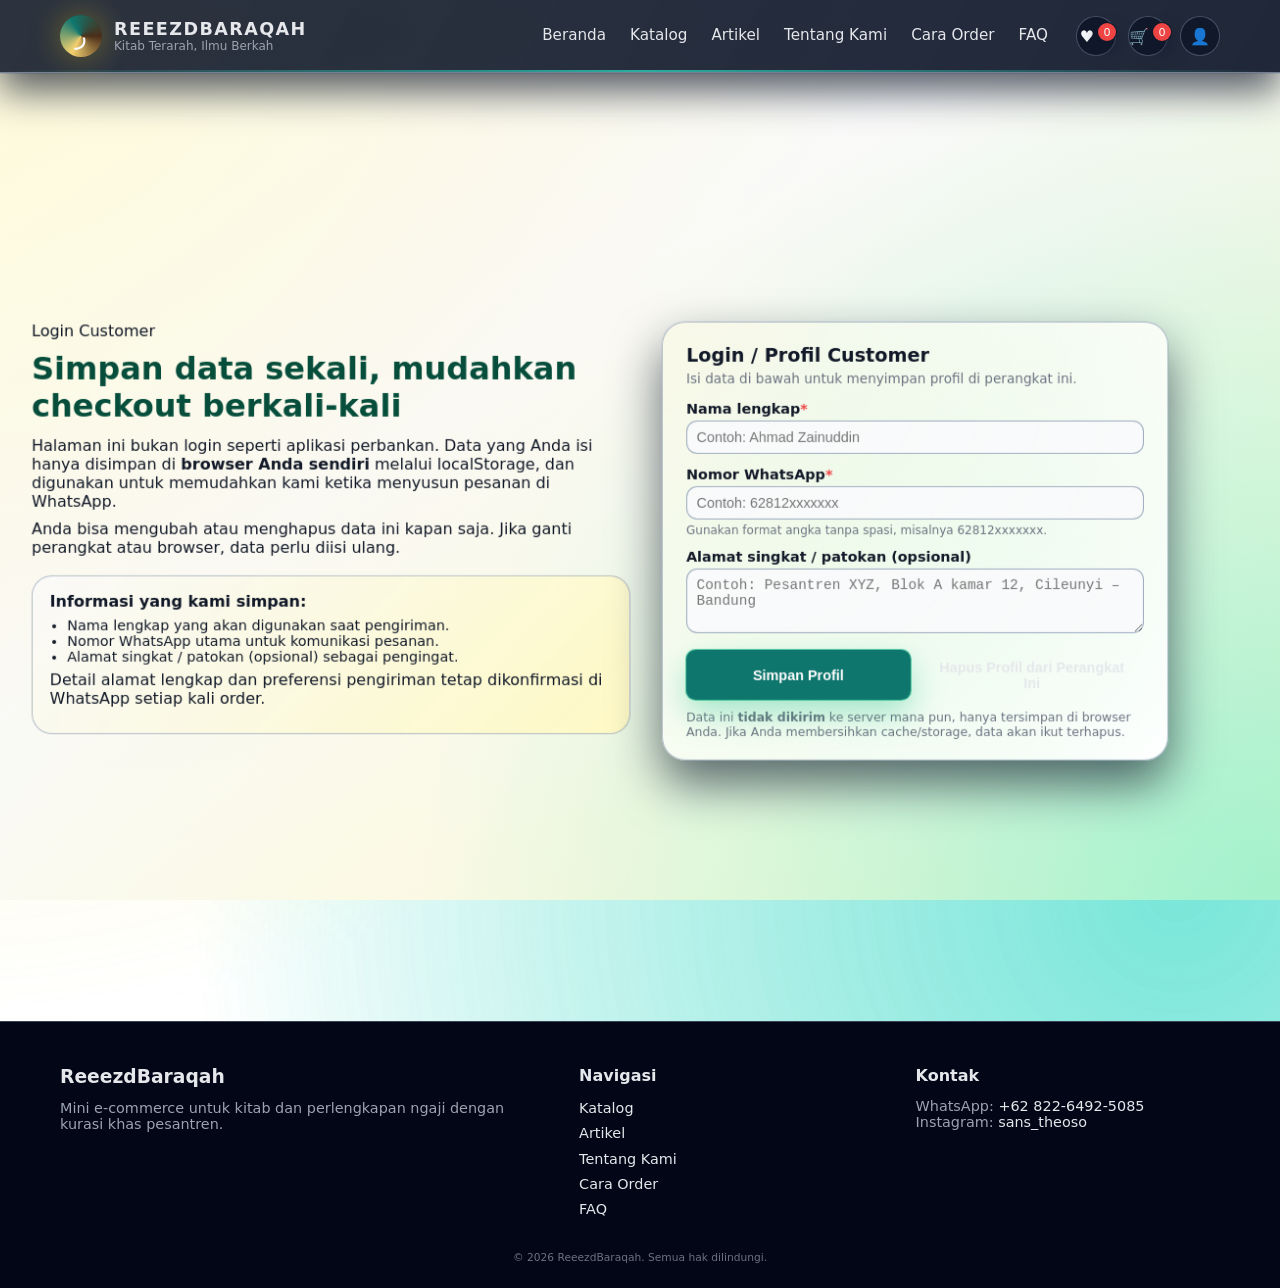
<file: login.html>
<!DOCTYPE html>
<html lang="id">
<head>
  <meta charset="UTF-8" />
  <title>Login Customer – ReeezdBaraqah</title>
  <meta name="viewport" content="width=device-width, initial-scale=1" />
  <meta name="description" content="Login customer ReeezdBaraqah untuk menyimpan nama dan nomor WhatsApp agar checkout lebih mudah." />

  <link rel="stylesheet" href="assets/css/main.css">
  <link rel="stylesheet" href="assets/css/hdr-effects.css">
</head>
<body class="hdr-bg">
  <!-- NAVBAR -->
<header class="navbar hdr-blur">
  <div class="container nav-inner">
    <div class="nav-left">
      <a href="index.html" class="brand">
        <div class="brand-mark">ر</div>
        <div class="brand-text">
          <span class="brand-name">ReeezdBaraqah</span>
          <span class="brand-tagline">Kitab Terarah, Ilmu Berkah</span>
        </div>
      </a>
    </div>

    <button class="nav-toggle" id="nav-toggle" aria-label="Toggle navigation">
      <span></span><span></span><span></span>
    </button>

    <nav class="nav-right">
      <ul class="nav-menu" id="nav-menu">
        <li><a href="index.html" class="nav-link">Beranda</a></li>
        <li><a href="shop.html" class="nav-link">Katalog</a></li>
        <li><a href="blog.html" class="nav-link">Artikel</a></li> <!-- ✅ ADDED -->
        <li><a href="about.html" class="nav-link">Tentang Kami</a></li>
        <li><a href="how-to-order.html" class="nav-link">Cara Order</a></li>
        <li><a href="faq.html" class="nav-link">FAQ</a></li>
      </ul>

      <div class="nav-actions">
        <a href="wishlist.html" class="icon-button" aria-label="Wishlist">
          ♥
          <span class="badge-circle" id="wishlist-count">0</span>
        </a>
        <a href="cart.html" class="icon-button" aria-label="Keranjang">
          🛒
          <span class="badge-circle" id="cart-count">0</span>
        </a>
        <a href="login.html" class="icon-button" aria-label="Login"> <!-- ✅ ADDED -->
          👤
        </a>
      </div>
    </nav>
  </div>
</header>

  <main class="login-main">
    <section class="section reveal-on-scroll">
      <div class="container login-layout">
        <div class="login-intro hero-animate">
          <p class="eyebrow">Login Customer</p>
          <h1>Simpan data sekali, mudahkan checkout berkali-kali</h1>
          <p>
            Halaman ini bukan login seperti aplikasi perbankan. Data yang Anda isi hanya disimpan di
            <strong>browser Anda sendiri</strong> melalui localStorage, dan digunakan untuk memudahkan
            kami ketika menyusun pesanan di WhatsApp.
          </p>
          <p>
            Anda bisa mengubah atau menghapus data ini kapan saja. Jika ganti perangkat atau browser,
            data perlu diisi ulang.
          </p>

          <div class="login-notes hdr-hover">
            <h2>Informasi yang kami simpan:</h2>
            <ul>
              <li>Nama lengkap yang akan digunakan saat pengiriman.</li>
              <li>Nomor WhatsApp utama untuk komunikasi pesanan.</li>
              <li>Alamat singkat / patokan (opsional) sebagai pengingat.</li>
            </ul>
            <p>
              Detail alamat lengkap dan preferensi pengiriman tetap dikonfirmasi di WhatsApp setiap kali order.
            </p>
          </div>
        </div>

        <div class="login-card hdr-hover">
          <div class="login-card-header">
            <h2>Login / Profil Customer</h2>
            <p id="login-status-text" class="login-status-text">
              Isi data di bawah untuk menyimpan profil di perangkat ini.
            </p>
          </div>

          <form id="login-form" class="login-form">
            <div class="form-group">
              <label for="customer-name">Nama lengkap<span>*</span></label>
              <input
                type="text"
                id="customer-name"
                name="name"
                autocomplete="name"
                required
                placeholder="Contoh: Ahmad Zainuddin">
            </div>

            <div class="form-group">
              <label for="customer-wa">Nomor WhatsApp<span>*</span></label>
              <input
                type="tel"
                id="customer-wa"
                name="whatsapp"
                autocomplete="tel"
                required
                placeholder="Contoh: 62812xxxxxxx">
              <small>Gunakan format angka tanpa spasi, misalnya 62812xxxxxxx.</small>
            </div>

            <div class="form-group">
              <label for="customer-short-address">Alamat singkat / patokan (opsional)</label>
              <textarea
                id="customer-short-address"
                name="short_address"
                rows="3"
                placeholder="Contoh: Pesantren XYZ, Blok A kamar 12, Cileunyi – Bandung"></textarea>
            </div>

            <div class="login-actions">
              <button type="submit" class="btn btn-primary" id="login-submit-btn">
                Simpan Profil
              </button>
              <button type="button" class="btn btn-ghost" id="login-clear-btn">
                Hapus Profil dari Perangkat Ini
              </button>
            </div>

            <p class="login-disclaimer">
              Data ini <strong>tidak dikirim</strong> ke server mana pun, hanya tersimpan di browser Anda.
              Jika Anda membersihkan cache/storage, data akan ikut terhapus.
            </p>
          </form>
        </div>
      </div>
    </section>
  </main>

  <!-- FOOTER -->
  <footer class="footer">
    <div class="container footer-inner">
      <div class="footer-col">
        <h3>ReeezdBaraqah</h3>
        <p>Mini e-commerce untuk kitab dan perlengkapan ngaji dengan kurasi khas pesantren.</p>
      </div>
      <div class="footer-col">
        <h4>Navigasi</h4>
        <ul>
          <li><a href="shop.html">Katalog</a></li>
          <li><a href="blog.html">Artikel</a></li>
          <li><a href="about.html">Tentang Kami</a></li>
          <li><a href="how-to-order.html">Cara Order</a></li>
          <li><a href="faq.html">FAQ</a></li>
        </ul>
      </div>
      <div class="footer-col">
        <h4>Kontak</h4>
        <p>WhatsApp: <a href="https://wa.me/6282264925085" target="_blank">+62 822-6492-5085</a></p>
        <p>Instagram: <a href="https://www.instagram.com/sans_theoso/" target="_blank">sans_theoso</a></p>
      </div>
    </div>
    <div class="footer-bottom">
      <small>© <span id="year"></span> ReeezdBaraqah. Semua hak dilindungi.</small>
    </div>
  </footer>

  <script src="assets/js/app.js"></script>
  <script src="assets/js/login.js"></script>
</body>
</html>
</file>
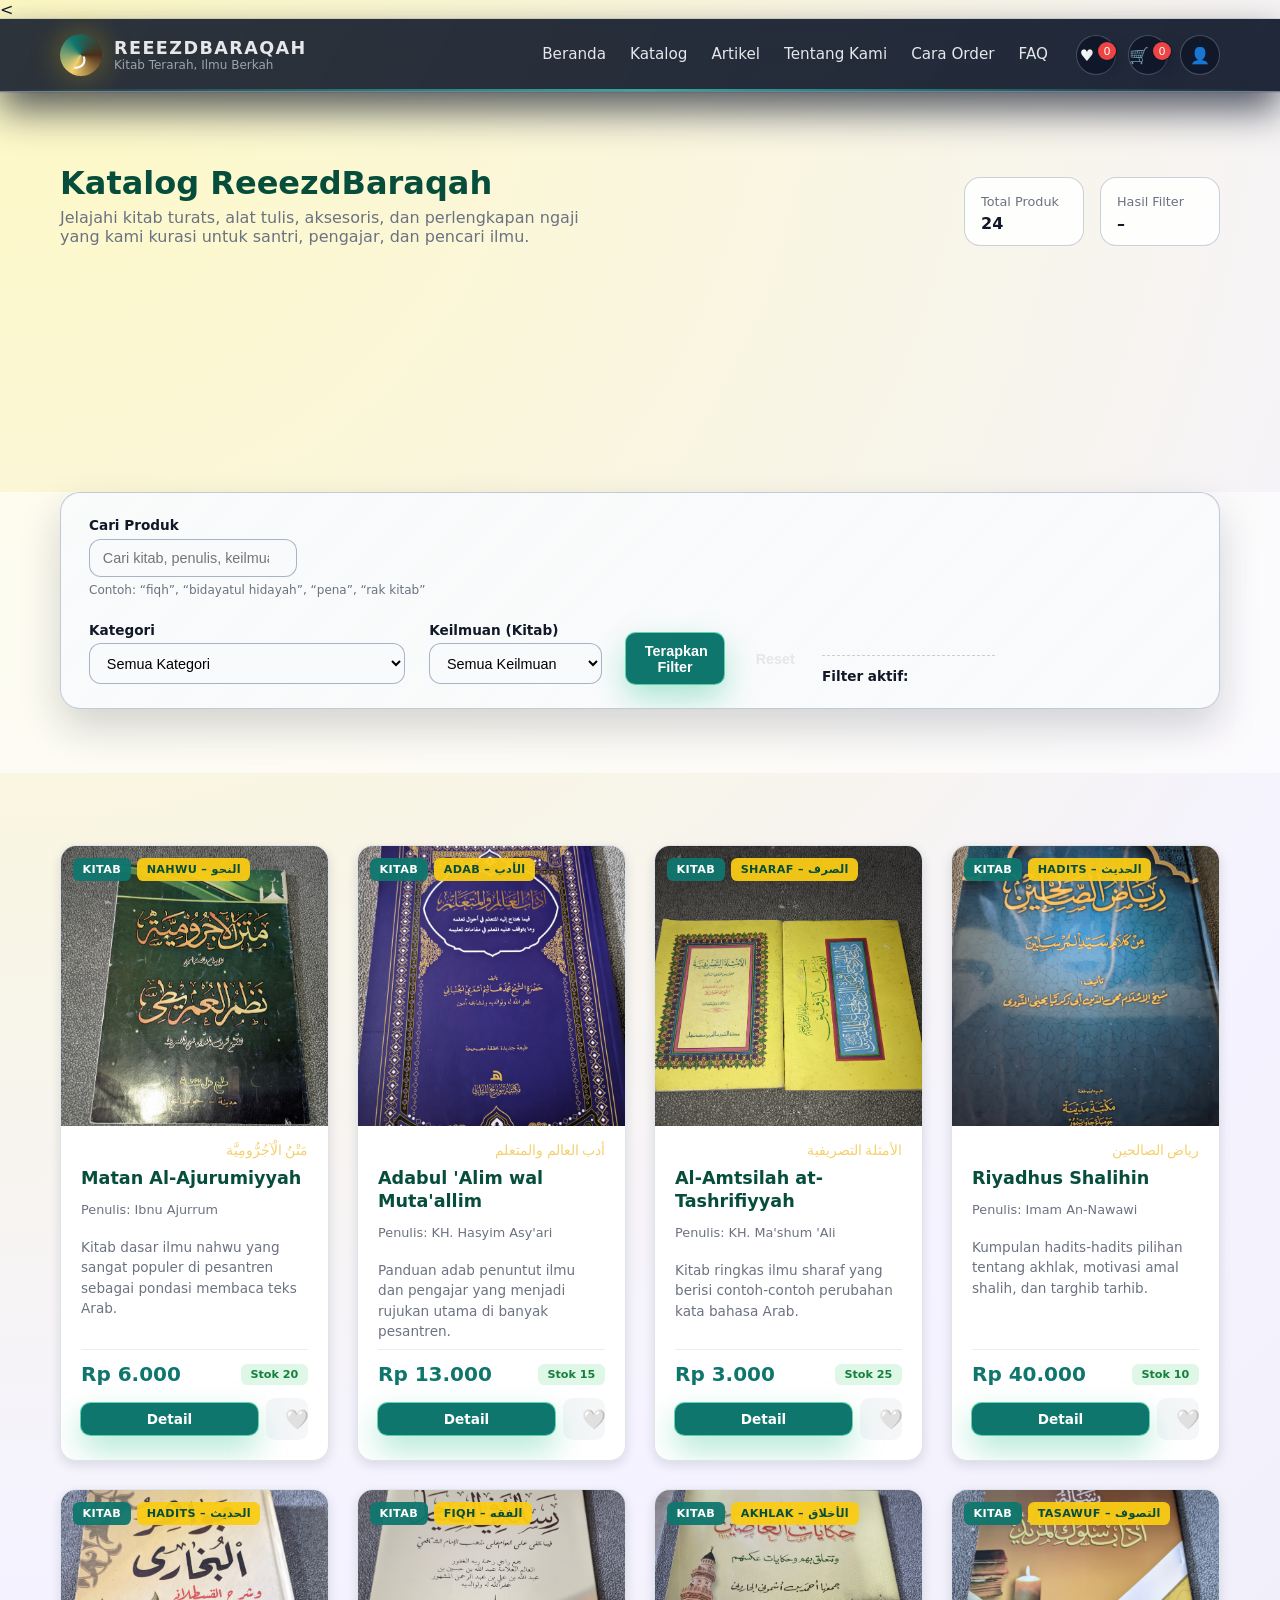
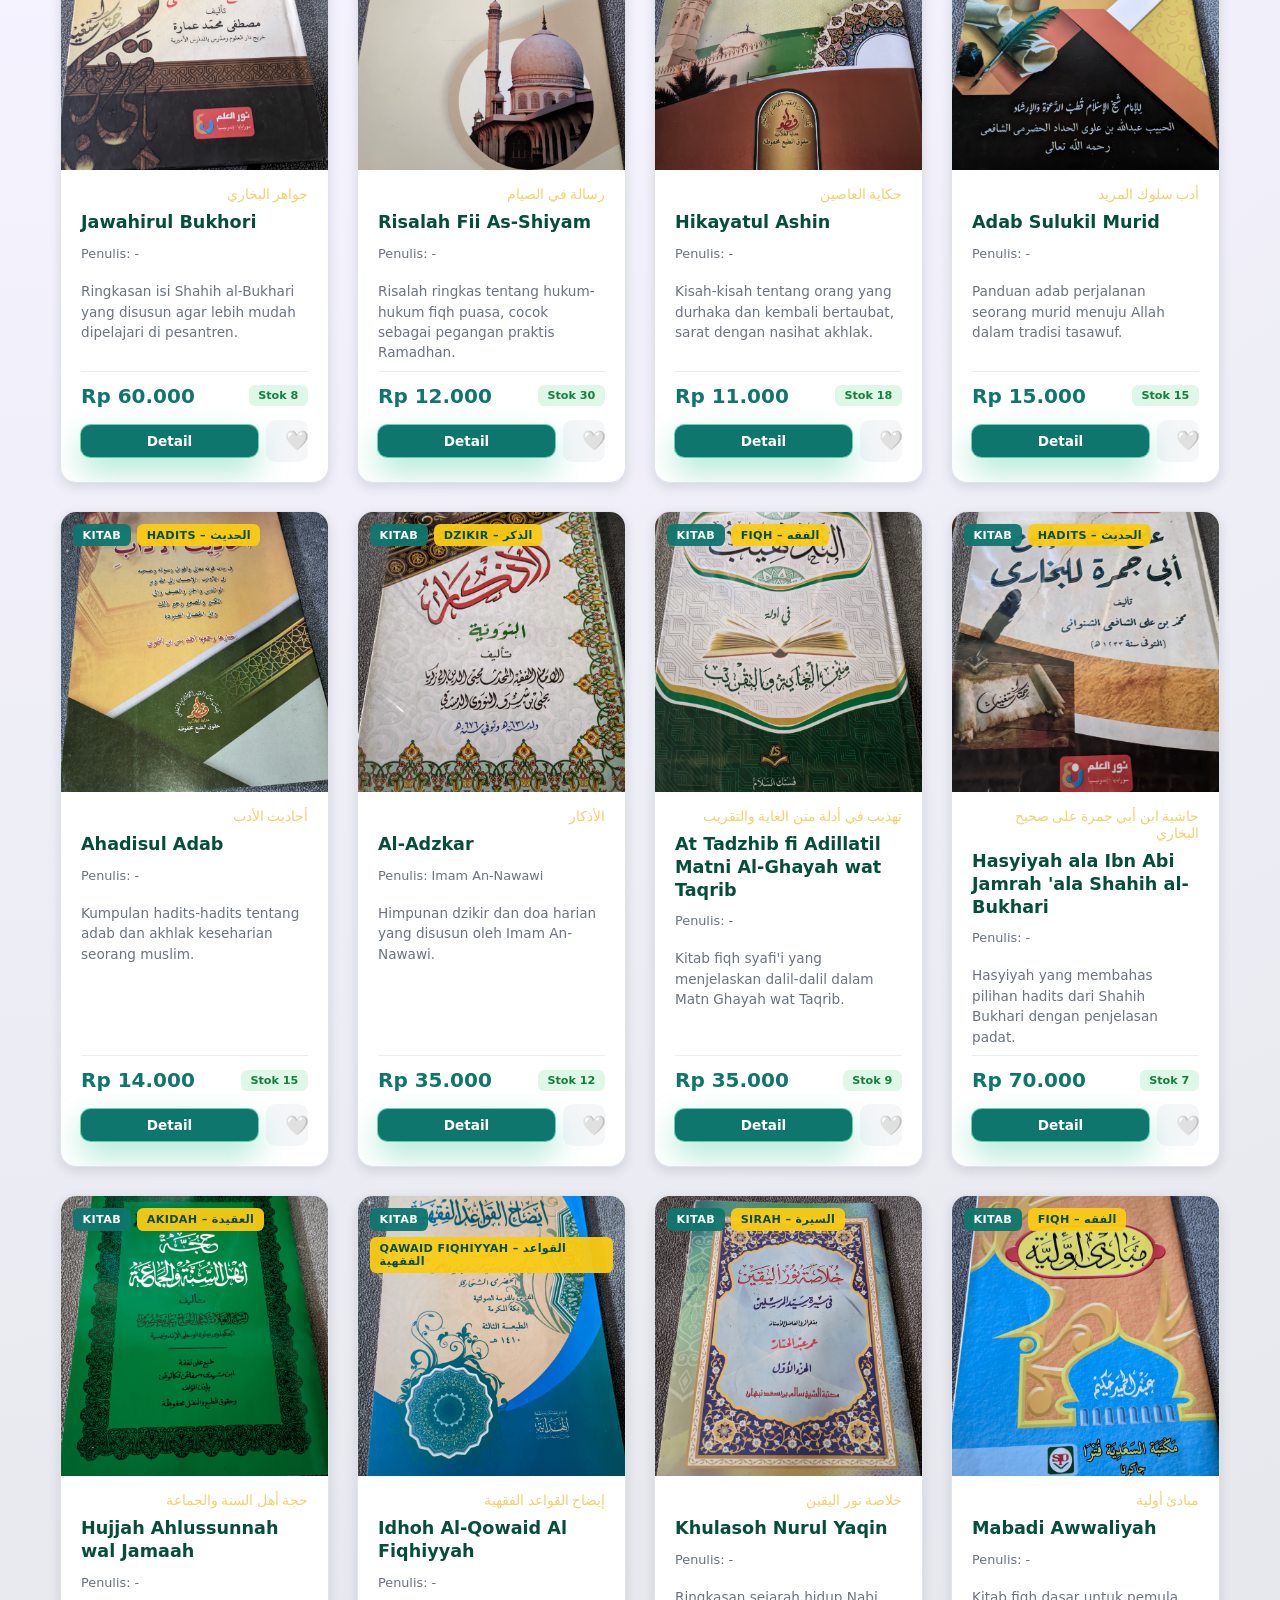
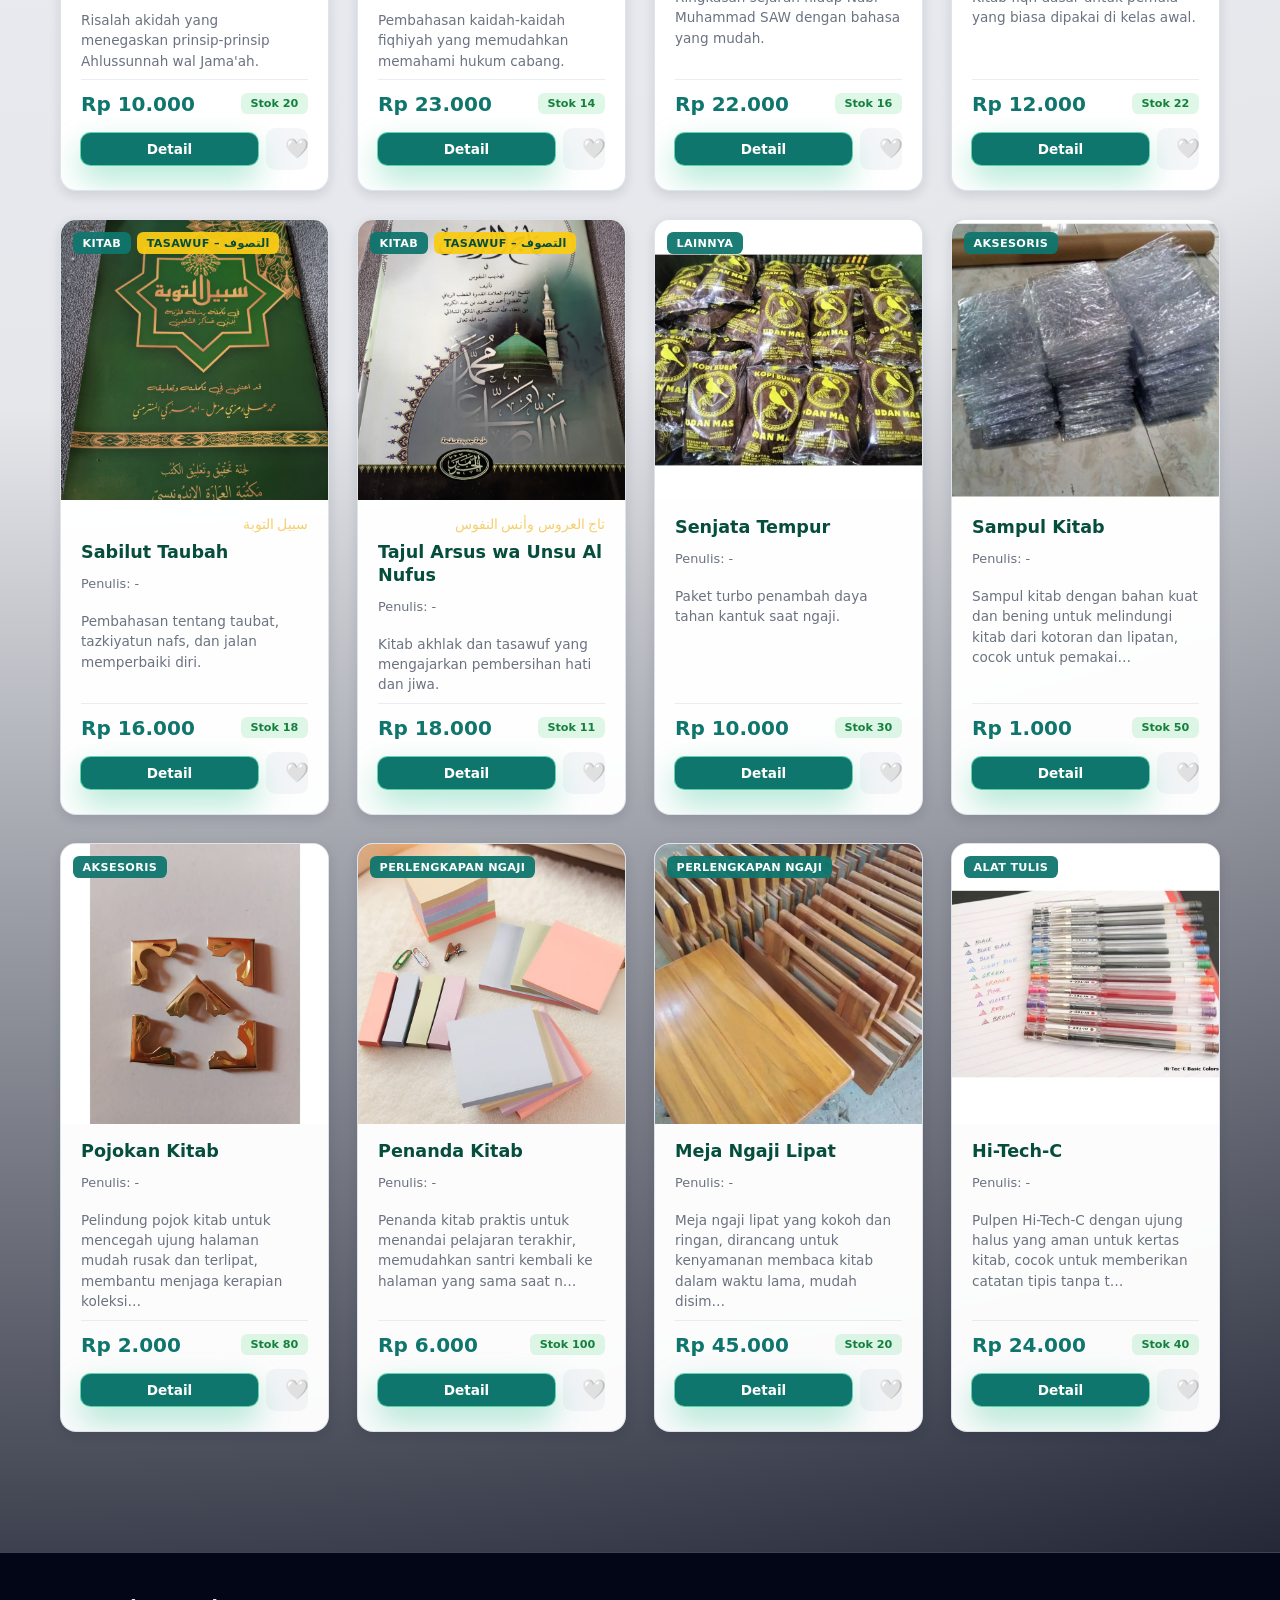
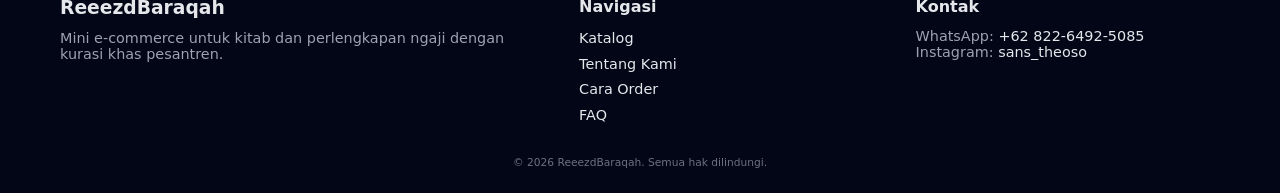
<file: shop.html>
<!DOCTYPE html>
<html lang="id">
<head>
  <meta charset="UTF-8" />
  <title>Katalog – ReeezdBaraqah</title>
  <meta name="viewport" content="width=device-width, initial-scale=1" />
  <meta name="description" content="Katalog kitab, alat tulis, aksesoris, dan perlengkapan ngaji di ReeezdBaraqah." />

  <link rel="stylesheet" href="assets/css/main.css">
  <link rel="stylesheet" href="assets/css/hdr-effects.css">
</head>
<body>
  <<!-- NAVBAR -->
<header class="navbar hdr-blur">
  <div class="container nav-inner">
    <div class="nav-left">
      <a href="index.html" class="brand">
        <div class="brand-mark">ر</div>
        <div class="brand-text">
          <span class="brand-name">ReeezdBaraqah</span>
          <span class="brand-tagline">Kitab Terarah, Ilmu Berkah</span>
        </div>
      </a>
    </div>

    <button class="nav-toggle" id="nav-toggle" aria-label="Toggle navigation">
      <span></span><span></span><span></span>
    </button>

    <nav class="nav-right">
      <ul class="nav-menu" id="nav-menu">
        <li><a href="index.html" class="nav-link">Beranda</a></li>
        <li><a href="shop.html" class="nav-link">Katalog</a></li>
        <li><a href="blog.html" class="nav-link">Artikel</a></li> <!-- ✅ ADDED -->
        <li><a href="about.html" class="nav-link">Tentang Kami</a></li>
        <li><a href="how-to-order.html" class="nav-link">Cara Order</a></li>
        <li><a href="faq.html" class="nav-link">FAQ</a></li>
      </ul>

      <div class="nav-actions">
        <a href="wishlist.html" class="icon-button" aria-label="Wishlist">
          ♥
          <span class="badge-circle" id="wishlist-count">0</span>
        </a>
        <a href="cart.html" class="icon-button" aria-label="Keranjang">
          🛒
          <span class="badge-circle" id="cart-count">0</span>
        </a>
        <a href="login.html" class="icon-button" aria-label="Login"> <!-- ✅ ADDED -->
          👤
        </a>
      </div>
    </nav>
  </div>
</header>

  <main class="shop-main">
    <!-- HEADER SHOP -->
    <section class="section shop-header">
      <div class="container">
        <div class="shop-header-inner">
          <div>
            <h1>Katalog ReeezdBaraqah</h1>
            <p>
              Jelajahi kitab turats, alat tulis, aksesoris, dan perlengkapan ngaji yang kami kurasi untuk santri, pengajar, dan pencari ilmu.
            </p>
          </div>
          <div class="shop-stats">
            <div class="shop-stat">
              <span class="shop-stat-label">Total Produk</span>
              <span class="shop-stat-value" id="shop-total-products">–</span>
            </div>
            <div class="shop-stat">
              <span class="shop-stat-label">Hasil Filter</span>
              <span class="shop-stat-value" id="shop-filtered-products">–</span>
            </div>
          </div>
        </div>
      </div>
    </section>

    <!-- FILTERS -->
    <section class="section-soft shop-filters-section">
      <div class="container">
        <div class="shop-filters-card hdr-hover">
          <div class="shop-filters-grid">
            <!-- Search -->
            <div class="filter-group filter-group-wide">
              <label for="search-input">Cari Produk</label>
              <div class="filter-input-wrapper">
                <input
                  type="search"
                  id="search-input"
                  class="filter-input"
                  placeholder="Cari kitab, penulis, keilmuan, atau aksesoris…">
              </div>
              <small class="filter-hint">
                Contoh: “fiqh”, “bidayatul hidayah”, “pena”, “rak kitab”
              </small>
            </div>

            <!-- Kategori -->
            <div class="filter-group">
              <label for="filter-category">Kategori</label>
              <select id="filter-category" class="filter-input">
                <option value="all">Semua Kategori</option>
                <!-- opsi lain diisi via JS dari categories.json -->
              </select>
            </div>

            <!-- Subject / keilmuan -->
            <div class="filter-group">
              <label for="filter-subject">Keilmuan (Kitab)</label>
              <select id="filter-subject" class="filter-input">
                <option value="all">Semua Keilmuan</option>
                <!-- opsi lain diisi via JS -->
              </select>
            </div>

          <div class="filter-actions">
            <button type="button" class="btn btn-primary" id="filter-apply-btn">
              Terapkan Filter
            </button>
            <button type="button" class="btn btn-ghost" id="filter-reset-btn">
              Reset
            </button>
          </div>

          <div class="active-filters" id="active-filters" hidden>
            <span class="active-filters-label">Filter aktif:</span>
            <div class="active-filters-list" id="active-filters-list"></div>
          </div>
        </div>
      </div>
    </section>

    <!-- GRID PRODUK -->
    <section class="section">
      <div class="container">
        <div id="shop-products-wrapper">
          <div id="shop-products" class="product-grid">
            <!-- Diisi lewat JS -->
          </div>

          <div id="shop-no-results" class="shop-no-results" hidden>
            <div class="shop-no-results-inner">
              <div class="shop-no-results-icon">🕊️</div>
              <h2>Tidak ada produk yang cocok</h2>
              <p>Coba longgarkan filter, ganti kata kunci, atau pilih kategori lain.</p>
              <button type="button" class="btn btn-ghost" id="no-results-reset-btn">
                Reset Semua Filter
              </button>
            </div>
          </div>
        </div>
      </div>
    </section>
  </main>

  <!-- FOOTER -->
  <footer class="footer">
    <div class="container footer-inner">
      <div class="footer-col">
        <h3>ReeezdBaraqah</h3>
        <p>Mini e-commerce untuk kitab dan perlengkapan ngaji dengan kurasi khas pesantren.</p>
      </div>
      <div class="footer-col">
        <h4>Navigasi</h4>
        <ul>
          <li><a href="shop.html">Katalog</a></li>
          <li><a href="about.html">Tentang Kami</a></li>
          <li><a href="how-to-order.html">Cara Order</a></li>
          <li><a href="faq.html">FAQ</a></li>
        </ul>
      </div>
      <div class="footer-col">
        <h4>Kontak</h4>
        <p>WhatsApp: <a href="https://wa.me/6282264925085" target="_blank">+62 822-6492-5085</a></p>
        <p>Instagram: <a href="https://www.instagram.com/sans_theoso/" target="_blank">sans_theoso</a></p>
      </div>
    </div>
    <div class="footer-bottom">
      <small>© <span id="year"></span> ReeezdBaraqah. Semua hak dilindungi.</small>
    </div>
  </footer>

  <script src="assets/js/app.js"></script>
  <script src="assets/js/shop.js"></script>
</body>
</html>
</file>
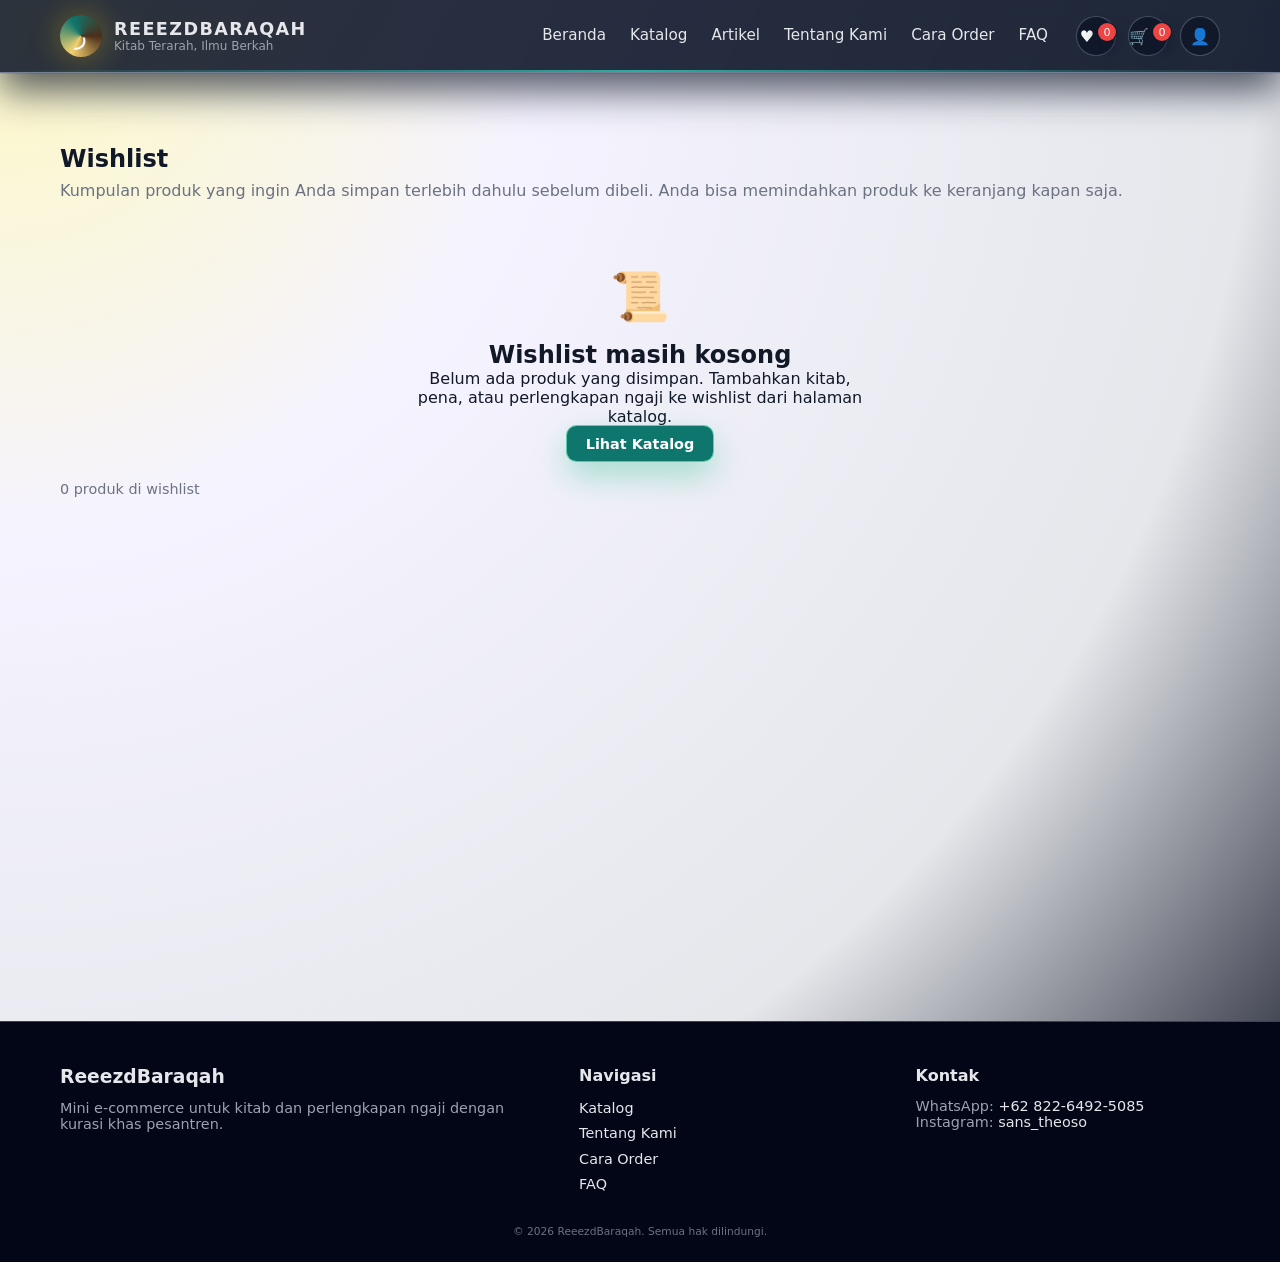
<file: wishlist.html>
<!DOCTYPE html>
<html lang="id">
<head>
  <meta charset="UTF-8" />
  <title>Wishlist – ReeezdBaraqah</title>
  <meta name="viewport" content="width=device-width, initial-scale=1" />
  <meta name="description" content="Wishlist produk kitab, aksesoris, dan perlengkapan ngaji di ReeezdBaraqah." />

  <link rel="stylesheet" href="assets/css/main.css">
  <link rel="stylesheet" href="assets/css/hdr-effects.css">
</head>
<body>
  <!-- NAVBAR -->
<header class="navbar hdr-blur">
  <div class="container nav-inner">
    <div class="nav-left">
      <a href="index.html" class="brand">
        <div class="brand-mark">ر</div>
        <div class="brand-text">
          <span class="brand-name">ReeezdBaraqah</span>
          <span class="brand-tagline">Kitab Terarah, Ilmu Berkah</span>
        </div>
      </a>
    </div>

    <button class="nav-toggle" id="nav-toggle" aria-label="Toggle navigation">
      <span></span><span></span><span></span>
    </button>

    <nav class="nav-right">
      <ul class="nav-menu" id="nav-menu">
        <li><a href="index.html" class="nav-link">Beranda</a></li>
        <li><a href="shop.html" class="nav-link">Katalog</a></li>
        <li><a href="blog.html" class="nav-link">Artikel</a></li> <!-- ✅ ADDED -->
        <li><a href="about.html" class="nav-link">Tentang Kami</a></li>
        <li><a href="how-to-order.html" class="nav-link">Cara Order</a></li>
        <li><a href="faq.html" class="nav-link">FAQ</a></li>
      </ul>

      <div class="nav-actions">
        <a href="wishlist.html" class="icon-button" aria-label="Wishlist">
          ♥
          <span class="badge-circle" id="wishlist-count">0</span>
        </a>
        <a href="cart.html" class="icon-button" aria-label="Keranjang">
          🛒
          <span class="badge-circle" id="cart-count">0</span>
        </a>
        <a href="login.html" class="icon-button" aria-label="Login"> <!-- ✅ ADDED -->
          👤
        </a>
      </div>
    </nav>
  </div>
</header>


  <main class="wishlist-main">
    <section class="section">
      <div class="container">
        <header class="section-header" style="text-align:left; margin-bottom:1.75rem;">
          <h1>Wishlist</h1>
          <p>
            Kumpulan produk yang ingin Anda simpan terlebih dahulu sebelum dibeli. Anda bisa memindahkan produk ke keranjang kapan saja.
          </p>
        </header>

        <!-- WISHLIST KOSONG -->
        <div id="wishlist-empty" class="wishlist-empty" hidden>
          <div class="wishlist-empty-inner">
            <div class="wishlist-empty-icon">📜</div>
            <h2>Wishlist masih kosong</h2>
            <p>Belum ada produk yang disimpan. Tambahkan kitab, pena, atau perlengkapan ngaji ke wishlist dari halaman katalog.</p>
            <a href="shop.html" class="btn btn-primary">Lihat Katalog</a>
          </div>
        </div>

        <!-- WISHLIST TERISI -->
        <div id="wishlist-wrapper" class="wishlist-layout" hidden>
          <div class="wishlist-header-row">
            <span id="wishlist-count-text">0 produk di wishlist</span>
          </div>

          <div id="wishlist-items" class="wishlist-grid">
            <!-- Diisi via JS -->
          </div>
        </div>
      </div>
    </section>
  </main>

  <!-- FOOTER -->
  <footer class="footer">
    <div class="container footer-inner">
      <div class="footer-col">
        <h3>ReeezdBaraqah</h3>
        <p>Mini e-commerce untuk kitab dan perlengkapan ngaji dengan kurasi khas pesantren.</p>
      </div>
      <div class="footer-col">
        <h4>Navigasi</h4>
        <ul>
          <li><a href="shop.html">Katalog</a></li>
          <li><a href="about.html">Tentang Kami</a></li>
          <li><a href="how-to-order.html">Cara Order</a></li>
          <li><a href="faq.html">FAQ</a></li>
        </ul>
      </div>
      <div class="footer-col">
        <h4>Kontak</h4>
        <p>WhatsApp: <a href="https://wa.me/6282264925085" target="_blank">+62 822-6492-5085</a></p>
        <p>Instagram: <a href="https://www.instagram.com/sans_theoso/" target="_blank">sans_theoso</a></p>
      </div>
    </div>
    <div class="footer-bottom">
      <small>© <span id="year"></span> ReeezdBaraqah. Semua hak dilindungi.</small>
    </div>
  </footer>

  <script src="assets/js/app.js"></script>
  <script src="assets/js/wishlist.js"></script>
</body>
</html>
</file>
<file: assets/css/main.css>
/* FILE: assets/css/main.css */

/* ============= VARIABLES ============= */

:root {
  --green-deep: #064e3b;
  --green-main: #0f766e;
  --green-light: #34d399;
  --cream: #f6efe0;
  --cream-soft: #fbf6ea;
  --brown: #4b2e1a;
  --brown-soft: #8b5e3c;
  --gold: #f4d06f;
  --gold-soft: #e9c15b;
  --bg-dark: #050816;
  --bg-soft: #101827;
  --text-main: #111827;
  --text-soft: #6b7280;
  --shadow-soft: 0 18px 45px rgba(15, 23, 42, .35);
  --radius-lg: 18px;
  --radius-md: 12px;
  --radius-sm: 8px;
  --transition-fast: 0.2s ease-out;
  --transition-slow: 0.45s cubic-bezier(0.19, 1, 0.22, 1);
}

/* ============= RESET ============= */

*,
*::before,
*::after {
  box-sizing: border-box;
  margin: 0;
  padding: 0;
}

html {
  scroll-behavior: smooth;
}

body {
  font-family: system-ui, -apple-system, BlinkMacSystemFont, "Inter", sans-serif;
  color: var(--text-main);
  background: radial-gradient(circle at top left, #fef9c3 0, #f5f3ff 30%, #e5e7eb 70%, #020617 100%);
  min-height: 100vh;
}

img {
  max-width: 100%;
  display: block;
}

/* ============= LAYOUT HELPERS ============= */

.container {
  width: 100%;
  max-width: 1200px;
  margin: 0 auto;
  padding: 0 1.25rem;
}

.section {
  padding: 4.5rem 0;
}

.section-soft {
  padding: 4rem 0;
  background: rgba(255, 255, 255, 0.6);
  backdrop-filter: blur(18px);
}

.section-header {
  text-align: center;
  margin-bottom: 2.5rem;
}

.section-header h2 {
  font-size: 2rem;
  letter-spacing: .03em;
  color: var(--green-deep);
}

.section-header p {
  margin-top: .5rem;
  color: var(--text-soft);
}

/* ============= NAVBAR ============= */

.navbar {
  position: sticky;
  top: 0;
  z-index: 100;
  background: rgba(5, 8, 22, 0.92);
  backdrop-filter: blur(18px);
  border-bottom: 1px solid rgba(148, 163, 184, 0.25);
}

.nav-inner {
  display: flex;
  align-items: center;
  justify-content: space-between;
  height: 72px;
}

.brand {
  display: flex;
  align-items: center;
  gap: .75rem;
  text-decoration: none;
}

.brand-mark {
  width: 42px;
  height: 42px;
  border-radius: 50%;
  background: conic-gradient(from 210deg, var(--gold), var(--green-main), var(--brown), var(--gold));
  display: flex;
  align-items: center;
  justify-content: center;
  font-size: 1.5rem;
  color: #f9fafb;
  box-shadow: 0 0 30px rgba(250, 204, 21, 0.35);
}

.brand-text {
  display: flex;
  flex-direction: column;
}

.brand-name {
  font-size: 1.1rem;
  font-weight: 700;
  letter-spacing: .08em;
  text-transform: uppercase;
  color: #e5e7eb;
}

.brand-tagline {
  font-size: .75rem;
  color: #9ca3af;
}

.nav-right {
  display: flex;
  align-items: center;
  gap: 1.75rem;
}

.nav-menu {
  list-style: none;
  display: flex;
  gap: 1.5rem;
}

.nav-link {
  color: #e5e7eb;
  text-decoration: none;
  font-size: .95rem;
  position: relative;
  padding-bottom: .15rem;
}

.nav-link::after {
  content: "";
  position: absolute;
  left: 0;
  bottom: -2px;
  width: 0;
  height: 2px;
  background: linear-gradient(to right, var(--gold), var(--green-light));
  transition: width var(--transition-fast);
}

.nav-link:hover::after,
.nav-link.active::after {
  width: 100%;
}

.nav-actions {
  display: flex;
  align-items: center;
  gap: .75rem;
}

.icon-button {
  position: relative;
  width: 40px;
  height: 40px;
  border-radius: 999px;
  background: rgba(15, 23, 42, 0.9);
  border: 1px solid rgba(148, 163, 184, 0.4);
  color: #f9fafb;
  display: flex;
  align-items: center;
  justify-content: center;
  text-decoration: none;
  font-size: 1rem;
}

.icon-button:hover {
  border-color: var(--gold);
  box-shadow: 0 0 20px rgba(250, 204, 21, 0.4);
}

.badge-circle {
  position: absolute;
  top: -4px;
  right: -4px;
  min-width: 18px;
  height: 18px;
  border-radius: 999px;
  background: #ef4444;
  color: #f9fafb;
  font-size: .7rem;
  display: flex;
  align-items: center;
  justify-content: center;
}

/* Hamburger untuk mobile */
.nav-toggle {
  display: none;
  flex-direction: column;
  gap: 4px;
  background: transparent;
  border: none;
  cursor: pointer;
}

.nav-toggle span {
  width: 22px;
  height: 2px;
  background: #e5e7eb;
  border-radius: 999px;
}

/* ============= HERO ============= */

.hero {
  position: relative;
  padding: 4.5rem 0 5rem;
  overflow: hidden;
  color: #f9fafb;
}

.hero::before {
  content: "";
  position: absolute;
  inset: 0;
  background:
    radial-gradient(circle at top left, rgba(250, 204, 21, .12), transparent 55%),
    radial-gradient(circle at bottom right, rgba(45, 212, 191, .18), transparent 55%),
    linear-gradient(135deg, #020617, #0b1120, #111827);
  z-index: -2;
}

.hero-overlay {
  position: absolute;
  inset: 0;
  background-image: url("data:image/svg+xml,%3Csvg width='160' height='160' viewBox='0 0 160 160' xmlns='http://www.w3.org/2000/svg'%3E%3Cg fill='none' stroke='rgba(148,163,184,0.12)' stroke-width='0.5'%3E%3Cpath d='M0 80 L80 0 L160 80 L80 160 Z' /%3E%3C/g%3E%3C/svg%3E");
  opacity: .55;
  mix-blend-mode: soft-light;
  z-index: -1;
}

.hero-content {
  display: grid;
  grid-template-columns: minmax(0, 1.4fr) minmax(0, 1fr);
  gap: 3rem;
  align-items: center;
}

.hero-title {
  display: flex;
  flex-direction: column;
  gap: .25rem;
  margin-bottom: 1rem;
}

.hero-arabic {
  font-family: "Noto Naskh Arabic", "Scheherazade New", serif;
  font-size: 1.4rem;
  color: var(--gold);
}

.hero-main {
  font-size: 2.6rem;
  font-weight: 800;
  letter-spacing: .03em;
}

.hero-subtitle {
  margin-top: .5rem;
  color: #cbd5f5;
  max-width: 520px;
}

.hero-cta {
  margin-top: 1.75rem;
  display: flex;
  flex-wrap: wrap;
  gap: 1rem;
}

.hero-meta {
  margin-top: 1.75rem;
  display: flex;
  flex-wrap: wrap;
  gap: .75rem;
  font-size: .85rem;
  color: #9ca3af;
}

.hero-meta span {
  padding: .4rem .8rem;
  border-radius: 999px;
  background: rgba(15, 23, 42, 0.7);
  border: 1px solid rgba(148, 163, 184, .45);
}

/* Hero visual card */

.hero-visual {
  position: relative;
  display: flex;
  justify-content: center;
}

.hero-card {
  position: relative;
  max-width: 320px;
  border-radius: var(--radius-lg);
  padding: 1.5rem 1.75rem;
  background: radial-gradient(circle at top left, rgba(248, 250, 252, .18), rgba(15, 23, 42, 0.98));
  box-shadow: var(--shadow-soft);
  border: 1px solid rgba(148, 163, 184, 0.35);
  overflow: hidden;
}

.hero-card::before {
  content: "";
  position: absolute;
  inset: -40%;
  background: conic-gradient(
    from 220deg,
    rgba(250, 204, 21, 0.12),
    transparent 25%,
    rgba(45, 212, 191, .12),
    transparent 60%,
    rgba(96, 165, 250, 0.18)
  );
  mix-blend-mode: soft-light;
  z-index: -1;
}

.hero-card-inner {
  position: relative;
  z-index: 1;
}

.hero-card-badge {
  display: inline-flex;
  padding: .3rem .7rem;
  border-radius: 999px;
  font-size: .75rem;
  background: rgba(248, 250, 252, .08);
  border: 1px solid rgba(250, 204, 21, 0.5);
  color: #fefce8;
  margin-bottom: .9rem;
}

.hero-card-title {
  font-size: 1.25rem;
  font-weight: 700;
  color: #e5e7eb;
  margin-bottom: .25rem;
}

.hero-card-meta {
  font-size: .85rem;
  color: #9ca3af;
  margin-bottom: 1.25rem;
}

.hero-card-price {
  font-size: 1.5rem;
  color: var(--gold);
  font-weight: 700;
  margin-bottom: .5rem;
}

.hero-card-footer {
  font-size: .8rem;
  color: #e5e7eb;
  opacity: 0.9;
}

/* Orbit */

.hero-orbit {
  position: absolute;
  border-radius: 999px;
  border: 1px dashed rgba(148, 163, 184, 0.4);
}

.hero-orbit-1 {
  width: 260px;
  height: 260px;
  top: 6px;
  left: 50%;
  transform: translateX(-50%);
}

.hero-orbit-2 {
  width: 340px;
  height: 340px;
  top: -30px;
  left: 50%;
  opacity: 0.6;
  transform: translateX(-50%);
}

.hero-orbit-3 {
  width: 420px;
  height: 420px;
  top: -70px;
  left: 50%;
  opacity: 0.25;
  transform: translateX(-50%);
}

/* ============= BUTTONS ============= */

.btn {
  display: inline-flex;
  align-items: center;
  justify-content: center;
  padding: .85rem 1.5rem;
  border-radius: 999px;
  border: none;
  cursor: pointer;
  font-size: .95rem;
  font-weight: 600;
  text-decoration: none;
  transition: transform var(--transition-fast), box-shadow var(--transition-fast), background var(--transition-fast);
}

.btn-primary {
  background: linear-gradient(to right, var(--green-main), var(--green-light));
  color: #ecfeff;
  box-shadow: 0 12px 30px rgba(16, 185, 129, 0.4);
}

.btn-primary:hover {
  transform: translateY(-2px);
  box-shadow: 0 16px 40px rgba(16, 185, 129, 0.5);
}

.btn-ghost {
  background: transparent;
  color: #e5e7eb;
  border: 1px solid rgba(148, 163, 184, 0.6);
}

.btn-ghost:hover {
  background: rgba(15, 23, 42, 0.6);
}

/* ============= CATEGORY GRID ============= */

.category-grid {
  display: grid;
  gap: 1.75rem;
  grid-template-columns: repeat(auto-fit, minmax(220px, 1fr));
}

.category-card {
  padding: 1.5rem 1.4rem;
  border-radius: var(--radius-lg);
  border: 1px solid rgba(148, 163, 184, .35);
  background: linear-gradient(135deg, rgba(250, 250, 249, 0.9), rgba(248, 250, 252, 0.95));
  box-shadow: 0 10px 30px rgba(15, 23, 42, 0.12);
  text-decoration: none;
  color: inherit;
  display: flex;
  flex-direction: column;
  gap: .55rem;
}

.category-icon {
  font-size: 1.6rem;
}

.category-card h3 {
  font-size: 1.1rem;
  font-weight: 700;
  color: var(--green-deep);
}

.category-card p {
  font-size: .9rem;
  color: var(--text-soft);
}

.category-label-ar {
  margin-top: .3rem;
  font-family: "Noto Naskh Arabic", serif;
  font-size: 1rem;
  color: var(--brown-soft);
}

/* ============= PRODUCT GRID BASIC ============= */

.product-grid {
  display: grid;
  gap: 1.75rem;
  grid-template-columns: repeat(auto-fit, minmax(240px, 1fr));
}

.product-card {
  border-radius: var(--radius-md);
  background: rgba(255, 255, 255, 0.98);
  box-shadow: 0 12px 35px rgba(15, 23, 42, 0.18);
  border: 1px solid rgba(148, 163, 184, 0.5);
  overflow: hidden;
  display: flex;
  flex-direction: column;
}

.product-media {
  position: relative;
  background: #f3f4f6;
  height: 220px;
  display: flex;
  align-items: center;
  justify-content: center;
}

.product-media img {
  max-height: 190px;
  object-fit: contain;
}

.product-badges {
  position: absolute;
  top: .6rem;
  left: .6rem;
  display: flex;
  flex-direction: column;
  gap: .3rem;
}

.badge {
  padding: .15rem .55rem;
  border-radius: 999px;
  font-size: .7rem;
  font-weight: 600;
}

.badge-category {
  background: rgba(16, 185, 129, 0.9);
  color: #ecfeff;
}

.badge-subject {
  background: rgba(245, 158, 11, 0.95);
  color: #fffbeb;
}

.product-body {
  padding: 1.1rem 1rem 1rem;
  display: flex;
  flex-direction: column;
  gap: .5rem;
}

.product-title {
  font-size: .98rem;
  font-weight: 700;
}

.product-title-ar {
  font-family: "Noto Naskh Arabic", serif;
  font-size: .9rem;
  color: var(--brown-soft);
}

.product-price {
  font-weight: 700;
  color: var(--green-main);
}

.product-meta {
  font-size: .78rem;
  color: var(--text-soft);
}

.product-actions {
  margin-top: .7rem;
  display: grid;
  grid-template-columns: 1.4fr 1fr;
  gap: .5rem;
}

/* ============= FOOTER ============= */

.footer {
  background: #020617;
  color: #e5e7eb;
  padding: 2.75rem 0 1.5rem;
  margin-top: 3rem;
  border-top: 1px solid rgba(148, 163, 184, 0.4);
}

.footer-inner {
  display: grid;
  grid-template-columns: minmax(0, 1.6fr) repeat(2, minmax(0, 1fr));
  gap: 2rem;
}

.footer-col h3,
.footer-col h4 {
  margin-bottom: .8rem;
}

.footer-col p {
  font-size: .9rem;
  color: #9ca3af;
}

.footer-col ul {
  list-style: none;
}

.footer-col li {
  margin-bottom: .4rem;
}

.footer-col a {
  color: #e5e7eb;
  text-decoration: none;
  font-size: .9rem;
}

.footer-col a:hover {
  color: var(--gold);
}

.footer-bottom {
  text-align: center;
  margin-top: 1.5rem;
  font-size: .8rem;
  color: #6b7280;
}

/* ============= RESPONSIVE ============= */

@media (max-width: 960px) {
  .hero-content {
    grid-template-columns: minmax(0, 1fr);
  }

  .hero-visual {
    display: none;
  }

  .footer-inner {
    grid-template-columns: minmax(0, 1fr) minmax(0, 1fr);
  }
}

@media (max-width: 768px) {
  .nav-menu {
    position: absolute;
    top: 72px;
    right: 0;
    left: 0;
    padding: 1rem 1.25rem 1.5rem;
    flex-direction: column;
    background: rgba(15, 23, 42, 0.98);
    border-bottom: 1px solid rgba(148, 163, 184, 0.3);
    transform: translateY(-110%);
    opacity: 0;
    pointer-events: none;
    transition: transform .18s ease-out, opacity .18s ease-out;
  }

  .nav-menu.open {
    transform: translateY(0);
    opacity: 1;
    pointer-events: auto;
  }

  .nav-toggle {
    display: flex;
  }

  .nav-right {
    gap: 1rem;
  }

  .hero {
    padding-top: 3.25rem;
  }

  .section {
    padding: 3.2rem 0;
  }

  .footer-inner {
    grid-template-columns: minmax(0, 1fr);
  }
}
/* ============= SHOP PAGE ============= */

.shop-main {
  min-height: 100vh;
}

.shop-header {
  padding-bottom: 2.5rem;
}

.shop-header-inner {
  display: flex;
  align-items: flex-end;
  justify-content: space-between;
  gap: 2rem;
}

.shop-header h1 {
  font-size: 2rem;
  color: var(--green-deep);
  margin-bottom: .4rem;
}

.shop-header p {
  max-width: 520px;
  color: var(--text-soft);
}

.shop-stats {
  display: flex;
  gap: 1rem;
}

.shop-stat {
  padding: .8rem 1rem;
  border-radius: 1rem;
  background: rgba(255, 255, 255, 0.85);
  border: 1px solid rgba(148, 163, 184, .5);
  min-width: 120px;
}

.shop-stat-label {
  font-size: .8rem;
  color: var(--text-soft);
}

.shop-stat-value {
  display: block;
  margin-top: .25rem;
  font-weight: 700;
}

/* Filters */

.shop-filters-section {
  padding-top: 0;
}

.shop-filters-card {
  border-radius: 1.25rem;
  padding: 1.5rem 1.75rem;
  border: 1px solid rgba(148, 163, 184, .55);
  background: linear-gradient(135deg, rgba(248, 250, 252, 0.88), rgba(249, 250, 251, 0.96));
  box-shadow: 0 18px 40px rgba(15, 23, 42, 0.18);
}

.shop-filters-grid {
  display: grid;
  gap: 1.25rem 1.5rem;
  grid-template-columns: minmax(0, 2.2fr) repeat(4, minmax(0, 1.2fr));
  align-items: flex-end;
}

.filter-group {
  display: flex;
  flex-direction: column;
  gap: .35rem;
}

.filter-group label {
  font-size: .85rem;
  font-weight: 600;
  color: var(--text-main);
}

.filter-input {
  padding: .65rem .8rem;
  border-radius: .75rem;
  border: 1px solid rgba(148, 163, 184, 0.8);
  background: #f9fafb;
  font-size: .9rem;
}

.filter-input:focus {
  outline: none;
  border-color: var(--green-main);
  box-shadow: 0 0 0 1px rgba(45, 212, 191, 0.4);
}

.filter-input-wrapper {
  position: relative;
}

.filter-group-wide {
  grid-column: 1 / -1;
}

.filter-hint {
  font-size: .75rem;
  color: var(--text-soft);
}

.filter-actions {
  display: flex;
  justify-content: flex-end;
  gap: .75rem;
  margin-top: 1rem;
}

/* Active filters */

.active-filters {
  margin-top: 1rem;
  padding-top: .75rem;
  border-top: 1px dashed rgba(148, 163, 184, 0.5);
  display: flex;
  gap: .75rem;
  flex-wrap: wrap;
  align-items: center;
}

.active-filters-label {
  font-size: .85rem;
  font-weight: 600;
}

.active-filters-list {
  display: flex;
  flex-wrap: wrap;
  gap: .5rem;
}

.active-filter-pill {
  display: inline-flex;
  align-items: center;
  gap: .4rem;
  padding: .35rem .8rem;
  border-radius: 999px;
  background: rgba(16, 185, 129, 0.08);
  color: var(--green-main);
  border: 1px solid rgba(16, 185, 129, .5);
  font-size: .8rem;
}

.active-filter-remove {
  border: none;
  background: transparent;
  cursor: pointer;
  font-size: .85rem;
}

/* No results */

.shop-no-results {
  padding: 4rem 0;
}

.shop-no-results-inner {
  max-width: 460px;
  margin: 0 auto;
  text-align: center;
}

.shop-no-results-icon {
  font-size: 3rem;
  margin-bottom: 1rem;
  opacity: .8;
}

.shop-no-results h2 {
  margin-bottom: .5rem;
}

.shop-no-results p {
  color: var(--text-soft);
  margin-bottom: 1.25rem;
}

/* Responsive */

@media (max-width: 960px) {
  .shop-header-inner {
    flex-direction: column;
    align-items: flex-start;
  }

  .shop-stats {
    width: 100%;
  }

  .shop-filters-grid {
    grid-template-columns: minmax(0, 1fr) minmax(0, 1fr);
  }

  .filter-group-wide {
    grid-column: 1 / -1;
  }
}

@media (max-width: 768px) {
  .shop-filters-card {
    padding: 1.2rem 1.1rem;
  }

  .shop-filters-grid {
    grid-template-columns: minmax(0, 1fr);
  }

  .filter-actions {
    flex-direction: column;
    align-items: stretch;
  }
}
/* ============= PRODUCT DETAIL PAGE ============= */

.product-main {
  min-height: 100vh;
}

.product-detail-grid {
  display: grid;
  grid-template-columns: minmax(0, 1.1fr) minmax(0, 1.4fr);
  gap: 3rem;
  align-items: flex-start;
}

.product-gallery {
  border-radius: 1.5rem;
  background: rgba(255, 255, 255, 0.96);
  border: 1px solid rgba(148, 163, 184, 0.6);
  box-shadow: 0 20px 45px rgba(15, 23, 42, 0.25);
  overflow: hidden;
}

.product-gallery-main {
  padding: 1.75rem 1.75rem 1.3rem;
  background: radial-gradient(circle at top left, #fefce8, #f9fafb 40%, #e5e7eb 90%);
  display: flex;
  align-items: center;
  justify-content: center;
}

.product-gallery-main img {
  max-height: 340px;
  object-fit: contain;
}

.product-gallery-thumbs {
  display: flex;
  gap: .5rem;
  padding: .7rem .9rem 1rem;
  overflow-x: auto;
  background: rgba(248, 250, 252, 0.94);
}

.product-thumb {
  width: 64px;
  height: 64px;
  border-radius: .75rem;
  border: 1px solid transparent;
  background: #e5e7eb;
  flex-shrink: 0;
  overflow: hidden;
  cursor: pointer;
  opacity: .7;
  transition: border 0.15s ease-out, opacity 0.15s ease-out, transform 0.15s ease-out;
}

.product-thumb img {
  width: 100%;
  height: 100%;
  object-fit: cover;
}

.product-thumb.active {
  border-color: var(--green-main);
  opacity: 1;
  transform: translateY(-1px);
}

/* Info */

.product-info {
  padding: .25rem 0;
}

.product-breadcrumb {
  font-size: .85rem;
  color: var(--text-soft);
  margin-bottom: .75rem;
}

.product-breadcrumb a {
  color: var(--green-main);
  text-decoration: none;
}

.product-breadcrumb a:hover {
  text-decoration: underline;
}

.product-breadcrumb .separator {
  margin: 0 .35rem;
}

.product-title-block {
  margin-bottom: .75rem;
}

.product-title-ar-large {
  font-family: "Noto Naskh Arabic", serif;
  font-size: 1.4rem;
  color: var(--brown-soft);
}

.product-title-main {
  font-size: 1.9rem;
  font-weight: 800;
  letter-spacing: .02em;
  color: var(--green-deep);
}

.product-meta-chips {
  display: flex;
  flex-wrap: wrap;
  gap: .5rem;
  margin: .5rem 0 1rem;
}

.product-chip {
  display: inline-flex;
  align-items: center;
  padding: .25rem .7rem;
  border-radius: 999px;
  font-size: .8rem;
  border: 1px solid transparent;
}

.chip-category {
  background: rgba(16, 185, 129, 0.1);
  border-color: rgba(16, 185, 129, 0.6);
  color: var(--green-main);
}

.chip-subject {
  background: rgba(245, 158, 11, 0.1);
  border-color: rgba(245, 158, 11, 0.7);
  color: #b45309;
}

.product-author-line,
.product-publisher-line,
.product-cover-line {
  font-size: .9rem;
  color: var(--text-soft);
  margin-bottom: .25rem;
}

.product-price-section {
  margin: 1.2rem 0;
  padding: 1rem 1.05rem;
  border-radius: 1rem;
  background: linear-gradient(135deg, rgba(16, 185, 129, 0.06), rgba(250, 250, 249, 0.96));
  border: 1px solid rgba(16, 185, 129, 0.2);
}

.product-price-main {
  font-size: 1.7rem;
  font-weight: 800;
  color: var(--green-main);
}

.product-status {
  margin-top: .25rem;
  font-size: .9rem;
  font-weight: 600;
}

.product-status.status-available {
  color: #15803d;
}

.product-status.status-preorder {
  color: #b45309;
}

.product-status.status-out {
  color: #b91c1c;
}

.product-stock {
  font-size: .85rem;
  margin-top: .15rem;
  color: var(--text-soft);
}

.product-price-addons {
  font-size: .85rem;
  margin-top: .35rem;
  color: var(--text-soft);
}

/* Deskripsi & layanan */

.product-description {
  font-size: .95rem;
  line-height: 1.7;
  color: var(--text-main);
  margin-bottom: 1.3rem;
}

.product-services-wrapper {
  margin-bottom: 1.4rem;
}

.product-services-wrapper h3 {
  font-size: 1rem;
  margin-bottom: .25rem;
}

.product-services-hint {
  font-size: .8rem;
  color: var(--text-soft);
  margin-bottom: .6rem;
}

.product-services {
  display: flex;
  flex-direction: column;
  gap: .4rem;
}

.product-service-item {
  display: flex;
  align-items: center;
  gap: .5rem;
  font-size: .9rem;
}

.product-service-item input[type="checkbox"] {
  width: 16px;
  height: 16px;
}

/* CTA */

.product-cta-row {
  display: flex;
  align-items: flex-end;
  gap: 1.25rem;
  margin-bottom: 1.25rem;
}

.product-qty-group {
  display: flex;
  flex-direction: column;
  gap: .35rem;
}

.product-qty-group label {
  font-size: .8rem;
  font-weight: 600;
}

.product-qty-group input {
  width: 80px;
  padding: .45rem .5rem;
  border-radius: .6rem;
  border: 1px solid rgba(148, 163, 184, 0.8);
}

.product-qty-group input:focus {
  outline: none;
  border-color: var(--green-main);
  box-shadow: 0 0 0 1px rgba(45, 212, 191, 0.4);
}

.product-cta-buttons {
  display: flex;
  flex-wrap: wrap;
  gap: .6rem;
}

/* Tags */

.product-tags {
  display: flex;
  flex-wrap: wrap;
  gap: .45rem;
  margin-top: .5rem;
}

.tag-pill {
  font-size: .78rem;
  padding: .25rem .6rem;
  border-radius: 999px;
  background: rgba(148, 163, 184, 0.14);
  color: var(--text-soft);
}

/* Not found */

.product-not-found {
  padding: 3rem 0 1rem;
}

.product-not-found-inner {
  max-width: 460px;
  margin: 0 auto;
  text-align: center;
}

.product-not-found-icon {
  font-size: 3rem;
  margin-bottom: 1rem;
}

/* Related products block already gunakan .product-grid */

/* Responsive */

@media (max-width: 960px) {
  .product-detail-grid {
    grid-template-columns: minmax(0, 1fr);
  }
}
/* ============= CART PAGE ============= */

.cart-main {
  min-height: 100vh;
}

.cart-layout {
  display: grid;
  grid-template-columns: minmax(0, 1.7fr) minmax(0, 1.1fr);
  gap: 2rem;
  align-items: flex-start;
}

.cart-items-card {
  border-radius: 1.5rem;
  background: rgba(255, 255, 255, 0.96);
  border: 1px solid rgba(148, 163, 184, 0.65);
  box-shadow: 0 22px 48px rgba(15, 23, 42, 0.25);
  padding: 1.25rem 1.4rem 1.4rem;
}

.cart-table-head {
  display: grid;
  grid-template-columns: minmax(0, 2.8fr) minmax(0, 1.1fr) minmax(0, 0.9fr) minmax(0, 1.1fr) auto;
  gap: .75rem;
  padding-bottom: .75rem;
  border-bottom: 1px solid rgba(148, 163, 184, 0.5);
  font-size: .8rem;
  font-weight: 600;
  color: var(--text-soft);
}

.cart-items {
  margin-top: .75rem !important;
  display: flex !important;
  flex-direction: column !important;
  gap: .75rem !important;
}

.cart-row {
  display: grid;
  grid-template-columns: minmax(0, 2.8fr) minmax(0, 1.1fr) minmax(0, 0.9fr) minmax(0, 1.1fr) auto;
  gap: .75rem;
  align-items: center;
  padding: .75rem .3rem;
  border-radius: 1rem;
  background: linear-gradient(135deg, rgba(248, 250, 252, 0.98), rgba(249, 250, 251, 0.96));
  border: 1px solid rgba(148, 163, 184, 0.65);
}

.cart-col-product {
  display: flex;
  gap: .75rem;
  align-items: flex-start;
}

.cart-select-label {
  display: flex;
  align-items: flex-start;
  gap: .35rem;
  font-size: .78rem;
  color: var(--text-soft);
}

.cart-select-label input[type="checkbox"] {
  margin-top: .15rem;
}

.cart-product-media {
  width: 56px;
  height: 72px;
  border-radius: .6rem;
  background: #e5e7eb;
  overflow: hidden;
  flex-shrink: 0;
}

.cart-product-media img {
  width: 100%;
  height: 100%;
  object-fit: cover;
}

.cart-product-info {
  display: flex;
  flex-direction: column;
  gap: .2rem;
}

.cart-product-title {
  font-size: .9rem;
  font-weight: 600;
}

.cart-product-meta {
  font-size: .78rem;
  color: var(--text-soft);
}

.cart-col-price,
.cart-col-subtotal {
  font-size: .9rem;
  font-weight: 600;
  color: var(--green-deep);
}

.cart-col-price span,
.cart-col-subtotal span {
  white-space: nowrap;
}

.cart-col-qty input {
  width: 72px;
  padding: .35rem .4rem;
  border-radius: .6rem;
  border: 1px solid rgba(148, 163, 184, 0.8);
  font-size: .85rem;
}

.cart-col-qty input:focus {
  outline: none;
  border-color: var(--green-main);
  box-shadow: 0 0 0 1px rgba(45, 212, 191, 0.4);
}

.cart-col-remove {
  display: flex;
  justify-content: flex-end;
}

.cart-remove-btn {
  width: 28px;
  height: 28px;
  border-radius: 999px;
  border: 1px solid rgba(148, 163, 184, 0.8);
  background: white;
  cursor: pointer;
  font-size: 1rem;
  line-height: 1;
  display: flex;
  align-items: center;
  justify-content: center;
}

.cart-remove-btn:hover {
  border-color: #ef4444;
  color: #ef4444;
}

/* Summary card */

.cart-summary-card {
  border-radius: 1.5rem;
  background: radial-gradient(circle at top left, rgba(250, 204, 21, .06), rgba(15, 23, 42, .95));
  border: 1px solid rgba(148, 163, 184, 0.7);
  box-shadow: 0 22px 48px rgba(15, 23, 42, 0.6);
  padding: 1.5rem 1.5rem 1.4rem;
  color: #e5e7eb;
}

.cart-summary-card h2 {
  font-size: 1.2rem;
  margin-bottom: 1rem;
}

.cart-summary-row {
  display: flex;
  align-items: center;
  justify-content: space-between;
  font-size: .9rem;
  margin-bottom: .3rem;
}

.cart-summary-row span:last-child {
  font-weight: 600;
}

.cart-summary-divider {
  border-top: 1px dashed rgba(148, 163, 184, 0.6);
  margin: .7rem 0 .5rem;
}

.cart-summary-total span:last-child {
  font-size: 1.1rem;
}

.cart-summary-note {
  font-size: .78rem;
  color: #cbd5f5;
  margin-top: .5rem;
  margin-bottom: 1rem;
}

.cart-summary-actions {
  display: flex;
  flex-direction: column;
  gap: .5rem;
}

/* Empty state */

.cart-empty {
  padding: 2.5rem 0 1rem;
}

.cart-empty-inner {
  max-width: 460px;
  margin: 0 auto;
  text-align: center;
}

.cart-empty-icon {
  font-size: 3rem;
  margin-bottom: 1rem;
}

/* Responsive */

@media (max-width: 960px) {
  .cart-layout {
    grid-template-columns: minmax(0, 1fr);
  }

  .cart-summary-card {
    order: -1;
  }
}

@media (max-width: 768px) {
  .cart-items-card {
    padding-inline: 1rem;
  }

  .cart-table-head {
    display: none;
  }

  .cart-row {
    grid-template-columns: minmax(0, 1fr);
    gap: .6rem;
  }

  .cart-col-price,
  .cart-col-qty,
  .cart-col-subtotal,
  .cart-col-remove {
    display: flex;
    justify-content: space-between;
    align-items: center;
  }

  .cart-col-price::before {
    content: "Harga";
    font-size: .78rem;
    color: var(--text-soft);
  }

  .cart-col-qty::before {
    content: "Jumlah";
    font-size: .78rem;
    color: var(--text-soft);
  }

  .cart-col-subtotal::before {
    content: "Subtotal";
    font-size: .78rem;
    color: var(--text-soft);
  }

  .cart-summary-actions {
    flex-direction: column;
  }
}

/* ============= PRODUCT CARD FIXES ============= */

.product-card {
  position: relative;
  display: flex;
  flex-direction: column;
  border-radius: 1rem;
  background: rgba(255, 255, 255, 0.98);
  border: 1px solid rgba(148, 163, 184, 0.3);
  box-shadow: 0 4px 12px rgba(15, 23, 42, 0.12);
  overflow: hidden;
  transition: all 0.3s ease;
}

.product-card:hover {
  transform: translateY(-4px);
  box-shadow: 0 12px 28px rgba(15, 23, 42, 0.2);
  border-color: var(--green-main);
}

.product-card-image {
  position: relative;
  width: 100%;
  height: 280px;
  overflow: hidden;
  background: linear-gradient(135deg, #f5f3ff, #fef9c3);
}

.product-card-image img {
  width: 100%;
  height: 100%;
  object-fit: cover;
  transition: transform 0.3s ease;
}

.product-card:hover .product-card-image img {
  transform: scale(1.05);
}

.product-card-badges {
  position: absolute;
  top: 0.75rem;
  left: 0.75rem;
  right: 0.75rem;
  display: flex;
  flex-wrap: wrap;
  gap: 0.4rem;
  z-index: 2;
}

.badge {
  padding: 0.3rem 0.6rem;
  border-radius: 0.4rem;
  font-size: 0.7rem;
  font-weight: 600;
  text-transform: uppercase;
  letter-spacing: 0.03em;
}

.badge-category {
  background: rgba(15, 118, 110, 0.95);
  color: white;
}

.badge-subject {
  background: rgba(250, 204, 21, 0.95);
  color: #064e3b;
}

.product-card-body {
  padding: 1rem 1.25rem 1.25rem;
  display: flex;
  flex-direction: column;
  gap: 0.5rem;
  flex: 1;
}

.product-title-ar {
  font-family: "Noto Naskh Arabic", "Scheherazade New", serif;
  font-size: 0.85rem;
  color: var(--gold);
  margin: 0;
  direction: rtl;
  text-align: right;
}

.product-title {
  font-size: 1.1rem;
  font-weight: 700;
  color: var(--green-deep);
  margin: 0;
  line-height: 1.3;
}

.product-meta {
  display: flex;
  flex-direction: column;
  gap: 0.2rem;
  font-size: 0.8rem;
  color: var(--text-soft);
  margin: 0.25rem 0;
}

.product-meta p {
  margin: 0;
}

.product-desc {
  font-size: 0.85rem;
  color: var(--text-soft);
  line-height: 1.5;
  margin: 0.5rem 0 0;
}

.product-card-footer {
  margin-top: auto;
  padding-top: 0.75rem;
  border-top: 1px solid rgba(148, 163, 184, 0.2);
}

.product-price-stock {
  display: flex;
  align-items: center;
  justify-content: space-between;
  margin-bottom: 0.75rem;
}

.product-price {
  font-size: 1.25rem;
  font-weight: 700;
  color: var(--green-main);
  margin: 0;
}

.stock-label {
  padding: 0.25rem 0.6rem;
  border-radius: 0.4rem;
  font-size: 0.7rem;
  font-weight: 600;
}

.stock-available {
  background: rgba(34, 197, 94, 0.15);
  color: #15803d;
}

.stock-low {
  background: rgba(251, 146, 60, 0.15);
  color: #c2410c;
}

.stock-preorder {
  background: rgba(59, 130, 246, 0.15);
  color: #1e40af;
}

.stock-out {
  background: rgba(239, 68, 68, 0.15);
  color: #b91c1c;
}

.product-actions {
  display: flex;
  gap: 0.5rem;
  align-items: center;
}

.product-actions .btn-primary {
  flex: 1;
}

.btn-icon {
  width: 42px;
  height: 42px;
  padding: 0;
  display: flex;
  align-items: center;
  justify-content: center;
  border-radius: 0.6rem;
}

.btn-wishlist {
  background: rgba(148, 163, 184, 0.1);
  border: 1px solid rgba(148, 163, 184, 0.3);
}

.btn-wishlist:hover {
  background: rgba(239, 68, 68, 0.1);
  border-color: #ef4444;
}

.btn-wishlist span {
  font-size: 1.2rem;
  transition: transform 0.2s ease;
}

.btn-wishlist:hover span {
  transform: scale(1.2);
}

/* Button styles */
.btn {
  padding: 0.6rem 1.2rem;
  border-radius: 0.6rem;
  font-size: 0.9rem;
  font-weight: 600;
  text-decoration: none;
  display: inline-block;
  text-align: center;
  cursor: pointer;
  border: none;
  transition: all 0.2s ease;
}

.btn-primary {
  background: var(--green-main);
  color: white;
}

.btn-primary:hover {
  background: var(--green-deep);
  transform: translateY(-1px);
  box-shadow: 0 4px 12px rgba(15, 118, 110, 0.3);
}

.btn-sm {
  padding: 0.5rem 1rem;
  font-size: 0.85rem;
}

/* Responsive */
@media (max-width: 768px) {
  .product-card-image {
    height: 240px;
  }
  
  .product-title {
    font-size: 1rem;
  }
  
  .product-price {
    font-size: 1.1rem;
  }
}

/* ============= WISHLIST PAGE ============= */

.wishlist-main {
  min-height: 100vh;
}

.wishlist-layout {
  display: flex;
  flex-direction: column;
  gap: 1rem;
}

.wishlist-header-row {
  margin-bottom: .5rem;
  font-size: .9rem;
  color: var(--text-soft);
}

.wishlist-grid {
  display: grid;
  gap: 1rem;
  grid-template-columns: repeat(auto-fill, minmax(260px, 1fr));
}

.wishlist-card {
  border-radius: 1.3rem;
  background: rgba(255, 255, 255, 0.96);
  border: 1px solid rgba(148, 163, 184, 0.65);
  box-shadow: 0 18px 40px rgba(15, 23, 42, 0.22);
  overflow: hidden;
  display: flex;
  flex-direction: column;
}

.wishlist-card-inner {
  padding: 0.9rem 1rem 0.8rem;
  display: flex;
  gap: .75rem;
}

.wishlist-media {
  width: 70px;
  height: 90px;
  border-radius: .7rem;
  overflow: hidden;
  background: #e5e7eb;
  flex-shrink: 0;
}

.wishlist-media img {
  width: 100%;
  height: 100%;
  object-fit: cover;
}

.wishlist-info {
  flex: 1;
  display: flex;
  flex-direction: column;
  gap: .25rem;
}

.wishlist-title {
  font-size: .95rem;
  font-weight: 600;
}

.wishlist-title a {
  color: var(--text-main);
  text-decoration: none;
}

.wishlist-title a:hover {
  text-decoration: underline;
}

.wishlist-meta {
  font-size: .78rem;
  color: var(--text-soft);
}

.wishlist-price {
  font-size: .9rem;
  font-weight: 700;
  color: var(--green-deep);
  margin-top: .2rem;
}

.wishlist-chip {
  display: inline-flex;
  align-items: center;
  padding: .2rem .55rem;
  border-radius: 999px;
  font-size: .72rem;
  border: 1px solid rgba(148, 163, 184, 0.7);
  color: var(--text-soft);
  margin-top: .2rem;
}

.wishlist-actions {
  display: flex;
  gap: .5rem;
  padding: .6rem 1rem .8rem;
  border-top: 1px solid rgba(148, 163, 184, 0.4);
  background: linear-gradient(135deg, rgba(16, 185, 129, 0.06), rgba(249, 250, 251, 0.98));
}

.wishlist-actions .btn {
  flex: 1;
}

/* Empty state */

.wishlist-empty {
  padding: 2.5rem 0 1rem;
}

.wishlist-empty-inner {
  max-width: 460px;
  margin: 0 auto;
  text-align: center;
}

.wishlist-empty-icon {
  font-size: 3rem;
  margin-bottom: 1rem;
}
/* ============= ABOUT PAGE ============= */

.about-main {
  min-height: 100vh;
}

.about-hero-grid {
  display: grid;
  grid-template-columns: minmax(0, 1.4fr) minmax(0, 1.1fr);
  gap: 2.5rem;
  align-items: stretch;
}

.about-hero-text h1 {
  font-size: 2rem;
  color: var(--green-deep);
  margin-bottom: .75rem;
}

.about-hero-text p {
  color: var(--text-main);
  margin-bottom: .6rem;
}

.about-highlight {
  margin-top: 1.2rem;
  padding: 1rem 1.1rem;
  border-radius: 1.1rem;
  border: 1px solid rgba(148, 163, 184, 0.7);
  background: linear-gradient(135deg, rgba(250, 250, 249, .98), rgba(254, 249, 195, 0.9));
}

.about-highlight-badge {
  display: inline-flex;
  padding: .2rem .7rem;
  border-radius: 999px;
  font-size: .8rem;
  background: rgba(15, 23, 42, 0.9);
  color: #fef9c3;
  margin-bottom: .4rem;
}

.about-hero-panel {
  border-radius: 1.5rem;
  border: 1px solid rgba(148, 163, 184, 0.75);
  background: radial-gradient(circle at top left, rgba(14, 116, 144, .12), rgba(15, 23, 42, .96));
  color: #e5e7eb;
  box-shadow: 0 24px 55px rgba(15, 23, 42, 0.7);
}

.about-hero-panel-inner {
  padding: 1.5rem 1.7rem 1.3rem;
}

.about-hero-panel h2 {
  font-size: 1.2rem;
  margin-bottom: .8rem;
}

.about-bullets {
  list-style: disc;
  padding-left: 1.2rem;
  font-size: .9rem;
  color: #cbd5f5;
  margin-bottom: 1.1rem;
}

.about-stats {
  display: grid;
  grid-template-columns: repeat(3, minmax(0, 1fr));
  gap: .9rem;
}

.about-stat-value {
  display: block;
  font-size: 1.2rem;
  font-weight: 700;
}

.about-stat-label {
  font-size: .78rem;
  color: #cbd5f5;
}

/* Visi & Misi */

.about-vision-grid {
  display: grid;
  grid-template-columns: minmax(0, 1fr) minmax(0, 1.3fr);
  gap: 2rem;
  padding: 1.6rem 1.8rem;
  border-radius: 1.5rem;
  border: 1px solid rgba(148, 163, 184, 0.6);
  background: linear-gradient(135deg, rgba(248, 250, 252, .98), rgba(252, 252, 245, .98));
  box-shadow: 0 20px 45px rgba(15, 23, 42, 0.35);
}

.about-vision-grid h2 {
  margin-bottom: .5rem;
}

.about-vision-columns {
  display: grid;
  gap: 1rem;
}

.about-vision-block h3 {
  font-size: 1rem;
  margin-bottom: .25rem;
}

.about-vision-block ul {
  padding-left: 1.1rem;
  font-size: .9rem;
}

/* Process */

.about-process-grid {
  display: grid;
  grid-template-columns: repeat(auto-fit, minmax(240px, 1fr));
  gap: 1.2rem;
}

.about-process-card {
  padding: 1rem 1.1rem;
  border-radius: 1.2rem;
  border: 1px solid rgba(148, 163, 184, 0.6);
  background: rgba(255, 255, 255, 0.98);
}

.about-process-step {
  font-size: .85rem;
  font-weight: 700;
  color: var(--green-main);
  margin-bottom: .35rem;
}

/* ============= HOW TO ORDER PAGE ============= */

.howto-main {
  min-height: 100vh;
}

.howto-grid {
  display: grid;
  grid-template-columns: repeat(auto-fit, minmax(260px, 1fr));
  gap: 1.1rem;
  margin-top: 1rem;
}

.howto-card {
  border-radius: 1.3rem;
  border: 1px solid rgba(148, 163, 184, 0.65);
  background: rgba(255, 255, 255, 0.98);
  padding: 1rem 1.1rem;
}

.howto-step-number {
  font-size: .95rem;
  font-weight: 700;
  color: var(--green-main);
  margin-bottom: .3rem;
}

.howto-card h2 {
  font-size: 1rem;
  margin-bottom: .3rem;
}

.howto-card p {
  font-size: .9rem;
}

.howto-note-card {
  margin-top: 1.6rem;
  border-radius: 1.3rem;
  border: 1px solid rgba(148, 163, 184, 0.7);
  background: linear-gradient(135deg, rgba(250, 250, 249, 0.98), rgba(254, 243, 199, 0.96));
  padding: 1.1rem 1.2rem;
}

.howto-note-card h2 {
  font-size: 1rem;
  margin-bottom: .4rem;
}

.howto-note-card ul {
  margin-left: 1.1rem;
  font-size: .9rem;
}

/* ============= FAQ PAGE ============= */

.faq-main {
  min-height: 100vh;
}

.faq-layout {
  display: grid;
  grid-template-columns: minmax(0, 1.7fr) minmax(0, 1.1fr);
  gap: 2rem;
  border-radius: 1.6rem;
  padding: 1.5rem 1.7rem;
  border: 1px solid rgba(148, 163, 184, 0.7);
  background: linear-gradient(135deg, rgba(248, 250, 252, .98), rgba(249, 250, 251, .98));
  box-shadow: 0 22px 48px rgba(15, 23, 42, 0.45);
}

.faq-list {
  display: flex;
  flex-direction: column;
  gap: .6rem;
}

.faq-item {
  border-radius: 1rem;
  border: 1px solid rgba(148, 163, 184, 0.6);
  background: rgba(255, 255, 255, 0.98);
  overflow: hidden;
}

.faq-question {
  width: 100%;
  padding: .75rem .9rem;
  display: flex;
  align-items: center;
  justify-content: space-between;
  gap: .75rem;
  background: transparent;
  border: none;
  cursor: pointer;
  text-align: left;
}

.faq-question span:first-child {
  font-size: .93rem;
  font-weight: 600;
}

.faq-toggle-icon {
  font-size: 1.1rem;
  transition: transform 0.15s ease-out;
}

.faq-item.open .faq-toggle-icon {
  transform: rotate(45deg);
}

.faq-answer {
  padding: 0 .9rem .75rem;
  border-top: 1px solid rgba(148, 163, 184, 0.4);
  font-size: .9rem;
}

.faq-answer ul {
  margin-left: 1.1rem;
}

.faq-side-card {
  border-radius: 1.3rem;
  border: 1px solid rgba(30, 64, 175, 0.8);
  background: radial-gradient(circle at top left, rgba(129, 140, 248, 0.25), rgba(15, 23, 42, 0.96));
  padding: 1.2rem 1.3rem;
  color: #e5e7eb;
  display: flex;
  flex-direction: column;
  gap: .7rem;
}

.faq-side-card h2 {
  font-size: 1.1rem;
}

.faq-side-card p {
  font-size: .9rem;
  color: #cbd5f5;
}

/* Responsive */

@media (max-width: 960px) {
  .about-hero-grid {
    grid-template-columns: minmax(0, 1fr);
  }

  .about-vision-grid {
    grid-template-columns: minmax(0, 1fr);
  }

  .faq-layout {
    grid-template-columns: minmax(0, 1fr);
  }

  .faq-side-card {
    order: -1;
  }
}
/* ============= BLOG PAGE ============= */

.blog-main {
  min-height: 100vh;
}

.blog-layout {
  display: grid;
  grid-template-columns: minmax(0, 1.1fr) minmax(0, 1.6fr);
  gap: 2rem;
  border-radius: 1.6rem;
  padding: 1.5rem 1.7rem;
  border: 1px solid rgba(148, 163, 184, 0.7);
  background: linear-gradient(135deg, rgba(248, 250, 252, .98), rgba(249, 250, 251, .98));
  box-shadow: 0 22px 48px rgba(15, 23, 42, 0.45);
}

/* List panel */

.blog-list-panel {
  border-right: 1px solid rgba(148, 163, 184, 0.5);
  padding-right: 1.3rem;
  display: flex;
  flex-direction: column;
  gap: .8rem;
}

.blog-search input {
  width: 100%;
  padding: .55rem .75rem;
  border-radius: .8rem;
  border: 1px solid rgba(148, 163, 184, 0.8);
  font-size: .9rem;
  background: #f9fafb;
}

.blog-search input:focus {
  outline: none;
  border-color: var(--green-main);
  box-shadow: 0 0 0 1px rgba(45, 212, 191, 0.4);
}

.blog-list {
  display: flex;
  flex-direction: column;
  gap: .5rem;
  max-height: 460px;
  overflow-y: auto;
  padding-right: .3rem;
}

.blog-list-item {
  border-radius: 1rem;
  border: 1px solid transparent;
  padding: .55rem .7rem;
  background: rgba(255, 255, 255, 0.95);
  cursor: pointer;
  display: flex;
  flex-direction: column;
  gap: .15rem;
  transition: border 0.15s ease-out, background 0.15s ease-out, transform 0.1s ease-out;
}

.blog-list-item:hover {
  border-color: rgba(16, 185, 129, 0.5);
  background: linear-gradient(135deg, rgba(248, 250, 252, 0.98), rgba(236, 253, 245, 0.95));
  transform: translateY(-1px);
}

.blog-list-item.active {
  border-color: rgba(16, 185, 129, 0.9);
  background: linear-gradient(135deg, rgba(16, 185, 129, 0.08), rgba(249, 250, 251, 0.98));
}

.blog-list-title {
  font-size: .9rem;
  font-weight: 600;
}

.blog-list-meta {
  display: flex;
  flex-wrap: wrap;
  gap: .4rem;
  font-size: .75rem;
  color: var(--text-soft);
}

.blog-category-pill {
  display: inline-flex;
  align-items: center;
  padding: .15rem .55rem;
  border-radius: 999px;
  background: rgba(16, 185, 129, 0.08);
  color: var(--green-main);
  border: 1px solid rgba(16, 185, 129, 0.5);
  font-size: .75rem;
}

.blog-meta-pill {
  display: inline-flex;
  align-items: center;
  padding: .15rem .55rem;
  border-radius: 999px;
  background: rgba(148, 163, 184, 0.12);
  color: var(--text-soft);
  font-size: .75rem;
}

.blog-list-empty {
  font-size: .85rem;
  color: var(--text-soft);
}

/* Viewer */

.blog-viewer-card {
  border-radius: 1.4rem;
  background: radial-gradient(circle at top left, rgba(254, 249, 195, 0.12), rgba(255, 255, 255, 0.98));
  border: 1px solid rgba(148, 163, 184, 0.7);
  padding: 1.2rem 1.3rem;
  box-shadow: 0 22px 46px rgba(15, 23, 42, 0.35);
  min-height: 260px;
}

.blog-viewer-empty {
  text-align: left;
}

.blog-viewer-empty h2 {
  font-size: 1.3rem;
  margin-bottom: .4rem;
}

.blog-viewer-header h2 {
  font-size: 1.4rem;
  color: var(--green-deep);
  margin-bottom: .35rem;
}

.blog-viewer-meta-top {
  display: flex;
  flex-wrap: wrap;
  gap: .4rem;
  margin-bottom: .5rem;
}

.blog-viewer-excerpt {
  font-size: .9rem;
  color: var(--text-soft);
  margin-bottom: .8rem;
}

.blog-viewer-body {
  font-size: .95rem;
  line-height: 1.7;
  color: var(--text-main);
}

.blog-viewer-body p + p {
  margin-top: .6rem;
}

/* Responsive */

@media (max-width: 960px) {
  .blog-layout {
    grid-template-columns: minmax(0, 1fr);
  }

  .blog-list-panel {
    border-right: none;
    border-bottom: 1px solid rgba(148, 163, 184, 0.5);
    padding-right: 0;
    padding-bottom: .9rem;
    margin-bottom: .9rem;
  }

  .blog-viewer-card {
    padding-inline: 1rem;
  }
}
/* ============= LOGIN CUSTOMER PAGE ============= */

.login-main {
  min-height: 100vh;
  display: flex;
  align-items: center;
}

.login-layout {
  display: grid;
  grid-template-columns: minmax(0, 1.3fr) minmax(0, 1.1fr);
  gap: 2rem;
  align-items: stretch;
}

.login-intro h1 {
  font-size: 2rem;
  color: var(--green-deep);
  margin-bottom: .75rem;
}

.login-intro p {
  margin-bottom: .6rem;
}

.login-notes {
  margin-top: 1.2rem;
  padding: 1rem 1.1rem;
  border-radius: 1.3rem;
  border: 1px solid rgba(148, 163, 184, 0.7);
  background: linear-gradient(135deg, rgba(250, 250, 249, 0.98), rgba(254, 249, 195, 0.96));
}

.login-notes h2 {
  font-size: 1rem;
  margin-bottom: .4rem;
}

.login-notes ul {
  margin-left: 1.1rem;
  font-size: .9rem;
  margin-bottom: .4rem;
}

.login-card {
  border-radius: 1.5rem;
  border: 1px solid rgba(148, 163, 184, 0.8);
  background: radial-gradient(circle at top left, rgba(254, 249, 195, 0.18), rgba(255, 255, 255, 0.98));
  box-shadow: 0 24px 50px rgba(15, 23, 42, 0.65);
  padding: 1.4rem 1.5rem 1.3rem;
}

.login-card-header h2 {
  font-size: 1.2rem;
  margin-bottom: .25rem;
}

.login-status-text {
  font-size: .85rem;
  color: var(--text-soft);
  margin-bottom: .9rem;
}

.login-form .form-group {
  margin-bottom: .8rem;
}

.login-form label {
  display: block;
  font-size: .9rem;
  font-weight: 600;
  margin-bottom: .25rem;
}

.login-form label span {
  color: #ef4444;
}

.login-form input,
.login-form textarea {
  width: 100%;
  padding: .5rem .6rem;
  border-radius: .7rem;
  border: 1px solid rgba(148, 163, 184, 0.9);
  font-size: .9rem;
  background: rgba(249, 250, 251, 0.95);
}

.login-form input:focus,
.login-form textarea:focus {
  outline: none;
  border-color: var(--green-main);
  box-shadow: 0 0 0 1px rgba(45, 212, 191, 0.4);
}

.login-form small {
  display: block;
  font-size: .75rem;
  color: var(--text-soft);
  margin-top: .25rem;
}

.login-actions {
  display: flex;
  flex-wrap: wrap;
  gap: .6rem;
  margin-top: .7rem;
  margin-bottom: .6rem;
}

.login-actions .btn {
  flex: 1;
  min-width: 140px;
}

.login-disclaimer {
  font-size: .78rem;
  color: var(--text-soft);
}

/* Responsive */

@media (max-width: 960px) {
  .login-main {
    align-items: flex-start;
  }

  .login-layout {
    grid-template-columns: minmax(0, 1fr);
  }

  .login-card {
    margin-top: 1.2rem;
  }
}
/* ============= CART – PROFIL CUSTOMER BOX ============= */

.cart-customer-box {
  margin-top: 1.1rem;
  padding-top: .9rem;
  border-top: 1px dashed rgba(148, 163, 184, 0.7);
}

.cart-customer-header {
  display: flex;
  justify-content: space-between;
  align-items: center;
  gap: .6rem;
  margin-bottom: .3rem;
}

.cart-customer-header h3 {
  font-size: .98rem;
}

.cart-customer-link {
  font-size: .8rem;
  color: var(--green-main);
  text-decoration: none;
}

.cart-customer-link:hover {
  text-decoration: underline;
}

.cart-customer-info {
  font-size: .85rem;
  margin-bottom: .35rem;
}

.cart-customer-note {
  font-size: .78rem;
  color: var(--text-soft);
}
/* ===================================
   CART DEBUG - FORCE VISIBILITY
   =================================== */
#cart-items {
  display: flex !important;
  flex-direction: column !important;
  gap: 0.75rem !important;
  min-height: 100px !important;
  background: yellow !important; /* Untuk testing */
}

.cart-row {
  display: grid !important;
  grid-template-columns: 2.8fr 1.1fr 0.9fr 1.1fr auto !important;
  gap: 0.75rem !important;
  padding: 0.75rem !important;
  background: white !important;
  border: 2px solid red !important; /* Untuk testing */
  margin-bottom: 0.75rem !important;
}

.cart-items-card {
  display: block !important;
  visibility: visible !important;
  opacity: 1 !important;
  min-height: 300px !important;
  background: lightgreen !important; /* Untuk testing */
}

.cart-layout {
  display: grid !important;
  visibility: visible !important;
  opacity: 1 !important;
}
/* ===================================
   CART ITEMS FIX - LEBIH SPESIFIK
   =================================== */
#cart-items.cart-items {
  display: flex !important;
  flex-direction: column !important;
  gap: 0.75rem !important;
  margin-top: 0.75rem !important;
}

.cart-row {
  display: grid !important;
  grid-template-columns: minmax(0, 2.8fr) minmax(0, 1.1fr) minmax(0, 0.9fr) minmax(0, 1.1fr) auto !important;
  gap: 0.75rem !important;
  align-items: center !important;
  padding: 0.75rem 0.3rem !important;
  border-radius: 1rem !important;
  background: linear-gradient(135deg, rgba(248, 250, 252, 0.98), rgba(249, 250, 251, 0.96)) !important;
  border: 1px solid rgba(148, 163, 184, 0.65) !important;
  margin-bottom: 0.75rem !important;
}
/* ============================================
   CART PAGE - FORCE DISPLAY FIX
   ============================================ */

/* Force cart items container visible */
#cart-items {
  display: flex !important;
  flex-direction: column !important;
  gap: 0.75rem !important;
  margin-top: 0.75rem !important;
  min-height: 50px !important;
  visibility: visible !important;
  opacity: 1 !important;
}

/* Force cart row visible */
.cart-row {
  display: grid !important;
  grid-template-columns: minmax(0, 2.8fr) minmax(0, 1.1fr) minmax(0, 0.9fr) minmax(0, 1.1fr) auto !important;
  gap: 0.75rem !important;
  align-items: center !important;
  padding: 0.75rem 0.3rem !important;
  border-radius: 1rem !important;
  background: linear-gradient(135deg, rgba(248, 250, 252, 0.98), rgba(249, 250, 251, 0.96)) !important;
  border: 1px solid rgba(148, 163, 184, 0.65) !important;
  margin-bottom: 0.75rem !important;
  visibility: visible !important;
  opacity: 1 !important;
  min-height: 80px !important;
}

/* Force parent containers visible */
.cart-items-card {
  display: block !important;
  visibility: visible !important;
  opacity: 1 !important;
}

.cart-layout {
  display: grid !important;
  grid-template-columns: minmax(0, 1.7fr) minmax(0, 1.1fr) !important;
  gap: 2rem !important;
  visibility: visible !important;
  opacity: 1 !important;
}

/* Ensure section is visible */
.section {
  display: block !important;
  visibility: visible !important;
  opacity: 1 !important;
  min-height: 400px !important;
}

/* Cart columns styling */
.cart-col-product {
  display: flex !important;
  gap: 0.75rem !important;
  align-items: flex-start !important;
}

.cart-product-media {
  width: 56px !important;
  height: 72px !important;
  border-radius: 0.6rem !important;
  background: #e5e7eb !important;
  overflow: hidden !important;
  flex-shrink: 0 !important;
}

.cart-product-media img {
  width: 100% !important;
  height: 100% !important;
  object-fit: cover !important;
}

.cart-col-price,
.cart-col-subtotal {
  font-size: 0.9rem !important;
  font-weight: 600 !important;
  color: var(--green-deep) !important;
}

.cart-col-qty input {
  width: 72px !important;
  padding: 0.35rem 0.4rem !important;
  border-radius: 0.6rem !important;
  border: 1px solid rgba(148, 163, 184, 0.8) !important;
  font-size: 0.85rem !important;
}

.cart-remove-btn {
  width: 28px !important;
  height: 28px !important;
  border-radius: 999px !important;
  border: 1px solid rgba(148, 163, 184, 0.8) !important;
  background: white !important;
  cursor: pointer !important;
  font-size: 1rem !important;
  display: flex !important;
  align-items: center !important;
  justify-content: center !important;
}

.cart-remove-btn:hover {
  border-color: #ef4444 !important;
  color: #ef4444 !important;
}

/* Responsive */
@media (max-width: 960px) {
  .cart-layout {
    grid-template-columns: minmax(0, 1fr) !important;
  }
  
  .cart-row {
    grid-template-columns: minmax(0, 1fr) !important;
    gap: 0.6rem !important;
  }
}
/* ============================================
   CART FINAL - NO DEBUG COLORS
   ============================================ */
#cart-items {
  background: transparent !important;
}

.cart-row {
  background: white !important;
  border: 1px solid rgba(148, 163, 184, 0.4) !important;
  box-shadow: 0 2px 8px rgba(15, 23, 42, 0.06) !important;
}

.cart-row:hover {
  box-shadow: 0 4px 16px rgba(15, 23, 42, 0.12) !important;
  transform: translateY(-2px) !important;
  border-color: #0f766e !important;
}

.cart-items-card {
  background: rgba(255, 255, 255, 0.96) !important;
  border: 1px solid rgba(148, 163, 184, 0.5) !important;
  border-radius: 1.5rem !important;
  padding: 1.25rem 1.4rem !important;
  box-shadow: 0 12px 32px rgba(15, 23, 42, 0.15) !important;
}

.cart-layout {
  background: transparent !important;
}
/* ============================================
   FIX BLUR - REMOVE ALL BLUR EFFECTS
   ============================================ */

/* Remove blur from all cart elements */
#cart-items,
.cart-row,
.cart-items-card,
.cart-layout,
.cart-col-product,
.cart-product-title,
.cart-product-media,
.cart-col-price,
.cart-col-qty,
.cart-col-subtotal,
.cart-summary-card,
body,
.section,
.container {
  filter: none !important;
  backdrop-filter: none !important;
  -webkit-filter: none !important;
  -webkit-backdrop-filter: none !important;
}

/* Ensure text is sharp and readable */
* {
  -webkit-font-smoothing: antialiased !important;
  -moz-osx-font-smoothing: grayscale !important;
  text-rendering: optimizeLegibility !important;
}

/* Ensure images are sharp */
img {
  image-rendering: -webkit-optimize-contrast !important;
  image-rendering: crisp-edges !important;
}

/* Remove any transparency that causes blur */
.cart-row,
.cart-items-card,
.cart-summary-card {
  background: white !important;
  opacity: 1 !important;
}

/* Ensure text is black and readable */
.cart-product-title,
.cart-col-price,
.cart-col-subtotal,
.cart-table-head {
  color: #111827 !important;
  font-weight: 600 !important;
  opacity: 1 !important;
}
/* ============================================
   NAVBAR FIX - FORCE VISIBILITY
   ============================================ */

/* Force nav-menu to show */
.nav-menu {
  display: flex !important;
  flex-direction: row !important;
  gap: 1.5rem !important;
  list-style: none !important;
  margin: 0 !important;
  padding: 0 !important;
  visibility: visible !important;
  opacity: 1 !important;
}

.nav-menu li {
  display: block !important;
}

.nav-menu .nav-link {
  display: block !important;
  visibility: visible !important;
  opacity: 1 !important;
}

/* Force nav-actions to show */
.nav-actions {
  display: flex !important;
  flex-direction: row !important;
  gap: 0.75rem !important;
  align-items: center !important;
  visibility: visible !important;
  opacity: 1 !important;
}

.nav-actions .icon-button {
  display: flex !important;
  visibility: visible !important;
  opacity: 1 !important;
}

/* Fix nav-right container */
.nav-right {
  display: flex !important;
  align-items: center !important;
  gap: 1.75rem !important;
  flex: 1 !important;
  justify-content: flex-end !important;
}

/* Ensure navbar inner layout is correct */
.nav-inner {
  display: flex !important;
  align-items: center !important;
  justify-content: space-between !important;
  width: 100% !important;
}

.nav-left {
  flex-shrink: 0 !important;
}
/* ========================================
   BLOG PAGE ANIMATIONS
======================================== */

/* Animated Hero Section */
.blog-hero {
    position: relative;
    min-height: 400px;
    display: flex;
    align-items: center;
    justify-content: center;
    overflow: hidden;
    background: linear-gradient(135deg, #1a472a 0%, #2d5a3d 50%, #1a472a 100%);
    padding: 120px 20px 80px;
}

.blog-hero-bg {
    position: absolute;
    inset: 0;
    background-image: 
        radial-gradient(circle at 20% 50%, rgba(255,215,0,0.1) 0%, transparent 50%),
        radial-gradient(circle at 80% 80%, rgba(255,215,0,0.08) 0%, transparent 50%);
    animation: bgPulse 10s ease-in-out infinite;
}

@keyframes bgPulse {
    0%, 100% { opacity: 0.5; transform: scale(1); }
    50% { opacity: 0.8; transform: scale(1.05); }
}

.blog-hero-content {
    position: relative;
    z-index: 1;
    text-align: center;
    max-width: 800px;
}

/* Kinetic Typography */
.blog-hero-title {
    font-size: 3.5rem;
    color: #fff;
    margin-bottom: 1.5rem;
    line-height: 1.2;
    font-weight: 700;
}

.word-animate {
    display: inline-block;
    opacity: 0;
    animation: fadeInUp 0.8s ease-out forwards;
}

@keyframes fadeInUp {
    from {
        opacity: 0;
        transform: translateY(30px);
    }
    to {
        opacity: 1;
        transform: translateY(0);
    }
}

.blog-hero-subtitle {
    font-size: 1.2rem;
    color: rgba(255,255,255,0.9);
    max-width: 700px;
    margin: 0 auto;
    line-height: 1.8;
}

.fade-in-up {
    opacity: 0;
    animation: fadeInUp 0.8s ease-out forwards;
}

/* Scroll Indicator with Microinteraction */
.scroll-indicator {
    position: absolute;
    bottom: 30px;
    left: 50%;
    transform: translateX(-50%);
    z-index: 2;
}

.scroll-arrow {
    display: block;
    width: 30px;
    height: 50px;
    border: 2px solid rgba(255,255,255,0.5);
    border-radius: 25px;
    position: relative;
    animation: scrollBounce 2s infinite;
}

.scroll-arrow::after {
    content: '';
    position: absolute;
    top: 10px;
    left: 50%;
    transform: translateX(-50%);
    width: 6px;
    height: 6px;
    background: rgba(255,255,255,0.8);
    border-radius: 50%;
    animation: scrollDot 2s infinite;
}

@keyframes scrollBounce {
    0%, 100% { transform: translateY(0); }
    50% { transform: translateY(10px); }
}

@keyframes scrollDot {
    0% { opacity: 1; top: 10px; }
    100% { opacity: 0; top: 30px; }
}

/* Reading Progress Bar - Motion UI */
.reading-progress-bar {
    position: sticky;
    top: 80px;
    left: 0;
    width: 0;
    height: 4px;
    background: linear-gradient(90deg, #ffd700, #ff6b35);
    box-shadow: 0 0 10px rgba(255,215,0,0.5);
    z-index: 999;
    transition: width 0.1s ease-out;
    border-radius: 0 4px 4px 0;
}

/* Blog Layout */
.blog-section {
    padding: 60px 0;
    background: #f5f5f0;
}

.blog-layout {
    display: grid;
    grid-template-columns: 400px 1fr;
    gap: 40px;
    margin-top: 40px;
}

/* Sidebar with Stagger Animation */
.blog-sidebar {
    position: sticky;
    top: 120px;
    height: fit-content;
}

.blog-list-item {
    opacity: 0;
    animation: slideInLeft 0.5s ease-out forwards;
    transition: all 0.3s cubic-bezier(0.4, 0, 0.2, 1);
}

@keyframes slideInLeft {
    from {
        opacity: 0;
        transform: translateX(-20px);
    }
    to {
        opacity: 1;
        transform: translateX(0);
    }
}

.blog-list-item:hover {
    transform: translateX(8px);
    box-shadow: 0 8px 20px rgba(0,0,0,0.15);
}

.blog-list-item.active {
    border-left: 4px solid #ff6b35;
    background: #fff;
    box-shadow: 0 4px 12px rgba(0,0,0,0.1);
}

/* Article Content Animations */
.article-content {
    background: #fff;
    border-radius: 12px;
    padding: 50px;
    box-shadow: 0 2px 10px rgba(0,0,0,0.08);
    max-height: calc(100vh - 200px);
    overflow-y: auto;
    scroll-behavior: smooth;
}

.article-enter {
    animation: slideInRight 0.4s ease-out;
}

.article-exit {
    animation: slideOutRight 0.3s ease-in;
}

@keyframes slideInRight {
    from {
        opacity: 0;
        transform: translateX(30px);
    }
    to {
        opacity: 1;
        transform: translateX(0);
    }
}

@keyframes slideOutRight {
    from {
        opacity: 1;
        transform: translateX(0);
    }
    to {
        opacity: 0;
        transform: translateX(-30px);
    }
}

/* Article Header */
.article-header {
    margin-bottom: 40px;
    padding-bottom: 30px;
    border-bottom: 2px solid #e0e0e0;
}

.article-category {
    display: inline-block;
    padding: 6px 16px;
    background: linear-gradient(135deg, #ff6b35, #ffd700);
    color: #fff;
    font-size: 0.85rem;
    font-weight: 600;
    border-radius: 20px;
    margin-bottom: 15px;
    text-transform: uppercase;
    letter-spacing: 0.5px;
    animation: fadeInDown 0.6s ease-out;
}

@keyframes fadeInDown {
    from {
        opacity: 0;
        transform: translateY(-20px);
    }
    to {
        opacity: 1;
        transform: translateY(0);
    }
}

.article-title {
    font-size: 2.8rem;
    color: #1a472a;
    margin-bottom: 20px;
    line-height: 1.3;
    font-weight: 700;
    animation: fadeInUp 0.7s ease-out;
}

.article-meta {
    display: flex;
    gap: 12px;
    align-items: center;
    color: #666;
    font-size: 0.95rem;
    margin-bottom: 20px;
    animation: fadeIn 0.8s ease-out;
}

@keyframes fadeIn {
    from { opacity: 0; }
    to { opacity: 1; }
}

.meta-sep {
    color: #ccc;
}

.article-excerpt {
    font-size: 1.15rem;
    color: #555;
    line-height: 1.8;
    font-style: italic;
    padding: 20px;
    background: #f9f9f9;
    border-left: 4px solid #ffd700;
    border-radius: 4px;
    animation: fadeIn 0.9s ease-out;
}

/* Article Body with Scroll Animations */
.article-body {
    font-size: 1.1rem;
    line-height: 1.9;
    color: #333;
}

.fade-in-para {
    opacity: 0;
    transform: translateY(20px);
    transition: opacity 0.6s ease-out, transform 0.6s ease-out;
}

.fade-in-para.visible {
    opacity: 1;
    transform: translateY(0);
}

.article-body p {
    margin-bottom: 1.5rem;
}

.article-body h1, 
.article-body h2, 
.article-body h3 {
    color: #1a472a;
    margin-top: 2.5rem;
    margin-bottom: 1.2rem;
    font-weight: 700;
}

/* Placeholder with subtle animation */
.article-placeholder {
    text-align: center;
    padding: 100px 40px;
    color: #999;
}

.placeholder-icon {
    font-size: 5rem;
    margin-bottom: 20px;
    animation: float 3s ease-in-out infinite;
}

@keyframes float {
    0%, 100% { transform: translateY(0); }
    50% { transform: translateY(-15px); }
}

/* Responsive */
@media (max-width: 1024px) {
    .blog-layout {
        grid-template-columns: 1fr;
    }
    
    .blog-sidebar {
        position: static;
    }
    
    .blog-hero-title {
        font-size: 2.5rem;
    }
}

@media (max-width: 768px) {
    .article-content {
        padding: 30px 20px;
    }
    
    .article-title {
        font-size: 2rem;
    }
    
    .blog-hero-title {
        font-size: 2rem;
    }
}
/* ==========================================
   CLEAN READING MODE - BLOG PAGE
========================================== */

/* Simple Navbar (no logo image) */
.logo-text-only {
    display: flex;
    flex-direction: column;
    gap: 2px;
    text-decoration: none;
    color: #1a472a;
}

.logo-text-only strong {
    font-size: 1.3rem;
    font-weight: 700;
    letter-spacing: -0.5px;
}

.logo-text-only span {
    font-size: 0.75rem;
    color: #666;
    font-weight: 400;
}

/* Reading Progress Bar */
.reading-progress-bar {
    position: fixed;
    top: 80px;
    left: 0;
    width: 0%;
    height: 3px;
    background: linear-gradient(90deg, #1a472a, #ffd700);
    z-index: 999;
    transition: width 0.15s ease-out;
}

/* Blog Reading Mode Container */
.blog-reading-mode {
    min-height: calc(100vh - 160px);
    background: #fafaf8;
    padding: 40px 0 80px;
}

.container-reading {
    max-width: 1400px;
    margin: 0 auto;
    padding: 0 20px;
}

/* Simple Page Header */
.blog-header-simple {
    text-align: center;
    margin-bottom: 50px;
    padding: 40px 20px;
}

.blog-header-simple h1 {
    font-size: 2.5rem;
    color: #1a472a;
    margin-bottom: 15px;
    font-weight: 700;
}

.blog-header-simple p {
    font-size: 1.1rem;
    color: #666;
    max-width: 600px;
    margin: 0 auto;
    line-height: 1.6;
}

/* Clean Two-Column Layout */
.blog-layout-clean {
    display: grid;
    grid-template-columns: 320px 1fr;
    gap: 50px;
    align-items: start;
}

/* Sidebar */
.blog-sidebar-clean {
    position: relative;
}

.sidebar-sticky {
    position: sticky;
    top: 120px;
}

/* Clean Search Box */
.search-box-clean {
    margin-bottom: 25px;
}

.search-box-clean input {
    width: 100%;
    padding: 14px 18px;
    border: 2px solid #e0e0e0;
    border-radius: 8px;
    font-size: 0.95rem;
    transition: all 0.2s ease;
    background: #fff;
}

.search-box-clean input:focus {
    outline: none;
    border-color: #1a472a;
    box-shadow: 0 0 0 3px rgba(26, 71, 42, 0.1);
}

/* Clean Article List */
.blog-list-clean {
    display: flex;
    flex-direction: column;
    gap: 12px;
}

.blog-item-clean {
    background: #fff;
    border: 2px solid #e8e8e8;
    border-radius: 10px;
    padding: 18px;
    text-align: left;
    cursor: pointer;
    transition: all 0.25s ease;
    width: 100%;
}

.blog-item-clean:hover {
    border-color: #1a472a;
    transform: translateY(-2px);
    box-shadow: 0 4px 12px rgba(0,0,0,0.08);
}

.blog-item-clean.active {
    border-color: #1a472a;
    background: #f0f7f3;
    box-shadow: 0 2px 8px rgba(26, 71, 42, 0.15);
}

.item-category {
    display: inline-block;
    font-size: 0.75rem;
    color: #ffd700;
    background: #1a472a;
    padding: 4px 10px;
    border-radius: 4px;
    margin-bottom: 10px;
    font-weight: 600;
    text-transform: uppercase;
    letter-spacing: 0.5px;
}

.item-title {
    font-size: 1rem;
    color: #1a472a;
    margin-bottom: 10px;
    line-height: 1.4;
    font-weight: 600;
}

.item-meta {
    display: flex;
    align-items: center;
    gap: 8px;
    font-size: 0.85rem;
    color: #888;
}

.item-dot {
    color: #ccc;
}

/* Main Reading Area */
.blog-reader-clean {
    background: #fff;
    border-radius: 12px;
    box-shadow: 0 2px 8px rgba(0,0,0,0.06);
    overflow: hidden;
}

.article-reader {
    padding: 60px;
    max-height: calc(100vh - 200px);
    overflow-y: auto;
    scroll-behavior: smooth;
}

/* Custom Scrollbar */
.article-reader::-webkit-scrollbar {
    width: 8px;
}

.article-reader::-webkit-scrollbar-track {
    background: #f1f1f1;
}

.article-reader::-webkit-scrollbar-thumb {
    background: #1a472a;
    border-radius: 4px;
}

.article-reader::-webkit-scrollbar-thumb:hover {
    background: #2d5a3d;
}

/* Placeholder */
.article-placeholder-clean {
    text-align: center;
    padding: 120px 40px;
    color: #999;
}

.placeholder-icon {
    font-size: 4rem;
    margin-bottom: 20px;
    opacity: 0.3;
}

.article-placeholder-clean h2 {
    font-size: 1.8rem;
    color: #666;
    margin-bottom: 12px;
}

.article-placeholder-clean p {
    font-size: 1.05rem;
    color: #999;
}

/* Reader Header */
.reader-header {
    margin-bottom: 50px;
    padding-bottom: 35px;
    border-bottom: 1px solid #e8e8e8;
}

.reader-category {
    display: inline-block;
    font-size: 0.8rem;
    color: #fff;
    background: #1a472a;
    padding: 6px 14px;
    border-radius: 5px;
    margin-bottom: 20px;
    font-weight: 600;
    text-transform: uppercase;
    letter-spacing: 0.5px;
}

.reader-title {
    font-size: 2.5rem;
    color: #1a472a;
    margin-bottom: 18px;
    line-height: 1.3;
    font-weight: 700;
}

.reader-meta {
    display: flex;
    align-items: center;
    gap: 10px;
    font-size: 0.95rem;
    color: #777;
    margin-bottom: 25px;
}

.meta-sep {
    color: #ddd;
}

.reader-excerpt {
    font-size: 1.15rem;
    color: #555;
    line-height: 1.7;
    padding: 20px 25px;
    background: #f9f9f7;
    border-left: 4px solid #ffd700;
    border-radius: 4px;
    font-style: italic;
}

/* Reader Body - Optimal Typography */
.reader-body {
    font-size: 1.15rem;
    line-height: 1.8;
    color: #333;
    max-width: 720px;
}

.reader-body p {
    margin-bottom: 1.5em;
}

.reader-body h1,
.reader-body h2,
.reader-body h3 {
    color: #1a472a;
    margin-top: 2em;
    margin-bottom: 0.8em;
    font-weight: 700;
    line-height: 1.3;
}

.reader-body h1 {
    font-size: 2rem;
}

.reader-body h2 {
    font-size: 1.6rem;
}

.reader-body h3 {
    font-size: 1.3rem;
}

.reader-body ul,
.reader-body ol {
    margin: 1.5em 0;
    padding-left: 2em;
}

.reader-body li {
    margin-bottom: 0.8em;
    line-height: 1.7;
}

.reader-body blockquote {
    margin: 2em 0;
    padding: 20px 25px;
    border-left: 4px solid #1a472a;
    background: #f5f7f5;
    font-style: italic;
    color: #555;
}

.reader-body code {
    background: #f4f4f4;
    padding: 2px 6px;
    border-radius: 3px;
    font-family: 'Courier New', monospace;
    font-size: 0.9em;
}

/* Empty State */
.empty-state {
    text-align: center;
    padding: 40px 20px;
    color: #999;
    font-size: 0.95rem;
}

/* Simple Footer */
.footer-simple {
    background: #1a472a;
    color: rgba(255,255,255,0.8);
    text-align: center;
    padding: 25px 0;
    font-size: 0.9rem;
}

/* Responsive Design */
@media (max-width: 1024px) {
    .blog-layout-clean {
        grid-template-columns: 1fr;
        gap: 40px;
    }
    
    .sidebar-sticky {
        position: static;
    }
    
    .article-reader {
        padding: 40px 30px;
    }
    
    .reader-title {
        font-size: 2rem;
    }
}

@media (max-width: 768px) {
    .blog-header-simple h1 {
        font-size: 2rem;
    }
    
    .article-reader {
        padding: 30px 20px;
        max-height: none;
    }
    
    .reader-title {
        font-size: 1.75rem;
    }
    
    .reader-body {
        font-size: 1.05rem;
    }
}
/* ==========================================
   DIVINE READING MODE - FUTURISTIC BLOG
========================================== */

/* Divine Theme Variables */
.divine-reading-mode {
    --divine-dark: #0a0e1a;
    --divine-darker: #050810;
    --divine-accent: #ffd700;
    --divine-accent-glow: rgba(255, 215, 0, 0.3);
    --divine-green: #1a472a;
    --divine-green-light: #2d5a3d;
    --divine-text: #e8e8f0;
    --divine-text-dim: #a0a0b8;
    background: var(--divine-dark);
    color: var(--divine-text);
    overflow-x: hidden;
}

/* Animated Particle Background */
.divine-particles {
    position: fixed;
    top: 0;
    left: 0;
    width: 100%;
    height: 100%;
    pointer-events: none;
    z-index: 1;
    overflow: hidden;
}

.particle {
    position: absolute;
    width: 2px;
    height: 2px;
    background: var(--divine-accent);
    border-radius: 50%;
    opacity: 0;
    animation: particleFloat 20s infinite linear;
    box-shadow: 0 0 10px var(--divine-accent-glow);
}

@keyframes particleFloat {
    0% {
        transform: translateY(100vh) translateX(0);
        opacity: 0;
    }
    10% {
        opacity: 1;
    }
    90% {
        opacity: 1;
    }
    100% {
        transform: translateY(-100vh) translateX(100px);
        opacity: 0;
    }
}

/* Divine Gradient Orb */
.divine-gradient-orb {
    position: fixed;
    top: 20%;
    right: 10%;
    width: 600px;
    height: 600px;
    background: radial-gradient(circle, 
        rgba(255, 215, 0, 0.15) 0%, 
        rgba(45, 90, 61, 0.1) 50%,
        transparent 70%
    );
    border-radius: 50%;
    filter: blur(80px);
    pointer-events: none;
    z-index: 1;
    animation: orbPulse 8s ease-in-out infinite;
}

@keyframes orbPulse {
    0%, 100% { transform: scale(1) translate(0, 0); opacity: 0.6; }
    50% { transform: scale(1.2) translate(30px, -30px); opacity: 0.8; }
}

/* Divine Progress Bar */
.divine-progress-container {
    position: fixed;
    top: 80px;
    left: 0;
    width: 100%;
    height: 4px;
    z-index: 1000;
    background: rgba(255, 255, 255, 0.05);
}

.divine-progress-bar {
    height: 100%;
    width: 0%;
    background: linear-gradient(90deg, 
        var(--divine-green),
        var(--divine-accent)
    );
    transition: width 0.1s ease-out;
    position: relative;
    box-shadow: 0 0 20px var(--divine-accent-glow);
}

.divine-progress-glow {
    position: absolute;
    top: 0;
    left: 0;
    height: 100%;
    width: 0%;
    background: var(--divine-accent);
    filter: blur(10px);
    opacity: 0.5;
    transition: width 0.1s ease-out;
}

/* Cinematic Hero Section */
.divine-hero {
    position: relative;
    min-height: 70vh;
    display: flex;
    align-items: center;
    justify-content: center;
    overflow: hidden;
    margin-top: 80px;
    z-index: 2;
}

.divine-hero-bg {
    position: absolute;
    inset: 0;
    overflow: hidden;
}

.hero-gradient-1 {
    position: absolute;
    top: -50%;
    left: -20%;
    width: 80%;
    height: 150%;
    background: radial-gradient(ellipse, 
        rgba(26, 71, 42, 0.4) 0%,
        transparent 70%
    );
    animation: gradientShift 15s ease-in-out infinite;
}

.hero-gradient-2 {
    position: absolute;
    bottom: -50%;
    right: -20%;
    width: 80%;
    height: 150%;
    background: radial-gradient(ellipse, 
        rgba(255, 215, 0, 0.2) 0%,
        transparent 70%
    );
    animation: gradientShift 18s ease-in-out infinite reverse;
}

@keyframes gradientShift {
    0%, 100% { transform: translate(0, 0) scale(1); }
    50% { transform: translate(30px, -30px) scale(1.1); }
}

.hero-light-beam {
    position: absolute;
    top: -100%;
    left: 50%;
    width: 2px;
    height: 200%;
    background: linear-gradient(to bottom,
        transparent,
        var(--divine-accent-glow),
        transparent
    );
    transform: translateX(-50%);
    animation: beamScan 10s linear infinite;
    opacity: 0.3;
}

@keyframes beamScan {
    0% { left: 0%; }
    100% { left: 100%; }
}

/* Hero Content */
.divine-hero-content {
    position: relative;
    z-index: 3;
    text-align: center;
    max-width: 900px;
    padding: 0 20px;
}

.hero-badge {
    display: inline-flex;
    align-items: center;
    gap: 8px;
    padding: 10px 24px;
    background: rgba(255, 215, 0, 0.1);
    border: 1px solid rgba(255, 215, 0, 0.3);
    border-radius: 50px;
    font-size: 0.9rem;
    color: var(--divine-accent);
    margin-bottom: 30px;
    backdrop-filter: blur(10px);
    animation: badgePulse 3s ease-in-out infinite;
}

@keyframes badgePulse {
    0%, 100% { box-shadow: 0 0 20px rgba(255, 215, 0, 0.2); }
    50% { box-shadow: 0 0 40px rgba(255, 215, 0, 0.4); }
}

.badge-icon {
    font-size: 1.2rem;
    animation: iconSpin 4s linear infinite;
}

@keyframes iconSpin {
    0% { transform: rotate(0deg); }
    100% { transform: rotate(360deg); }
}

/* Kinetic Typography */
.divine-title {
    font-size: 4.5rem;
    font-weight: 800;
    margin-bottom: 25px;
    line-height: 1.1;
    letter-spacing: -2px;
}

.word-divine {
    display: inline-block;
    position: relative;
    background: linear-gradient(135deg, 
        var(--divine-text) 0%,
        var(--divine-accent) 50%,
        var(--divine-text) 100%
    );
    background-size: 200% auto;
    -webkit-background-clip: text;
    -webkit-text-fill-color: transparent;
    background-clip: text;
    animation: 
        wordSlideIn 1s cubic-bezier(0.16, 1, 0.3, 1) forwards,
        gradientFlow 8s ease-in-out infinite;
    animation-delay: var(--delay, 0s);
    opacity: 0;
    filter: drop-shadow(0 0 30px var(--divine-accent-glow));
}

@keyframes wordSlideIn {
    from {
        opacity: 0;
        transform: translateY(50px) rotateX(-90deg);
    }
    to {
        opacity: 1;
        transform: translateY(0) rotateX(0deg);
    }
}

@keyframes gradientFlow {
    0%, 100% { background-position: 0% 50%; }
    50% { background-position: 100% 50%; }
}

/* Dynamic Subtitle */
.divine-subtitle {
    font-size: 1.3rem;
    color: var(--divine-text-dim);
    line-height: 1.8;
    margin-bottom: 50px;
}

.subtitle-line {
    display: block;
    opacity: 0;
    animation: lineSlideIn 1s ease-out forwards;
    animation-delay: var(--delay, 0s);
}

@keyframes lineSlideIn {
    from {
        opacity: 0;
        transform: translateX(-30px);
    }
    to {
        opacity: 1;
        transform: translateX(0);
    }
}

/* Scroll Indicator */
.hero-scroll-indicator {
    display: flex;
    flex-direction: column;
    align-items: center;
    gap: 10px;
    margin-top: 60px;
    animation: fadeIn 1s ease-out 1.2s forwards;
    opacity: 0;
}

.scroll-mouse {
    width: 30px;
    height: 50px;
    border: 2px solid var(--divine-accent);
    border-radius: 20px;
    position: relative;
    animation: mouseBounce 2s ease-in-out infinite;
}

.scroll-wheel {
    width: 4px;
    height: 10px;
    background: var(--divine-accent);
    border-radius: 2px;
    position: absolute;
    top: 8px;
    left: 50%;
    transform: translateX(-50%);
    animation: wheelScroll 2s ease-in-out infinite;
}

@keyframes mouseBounce {
    0%, 100% { transform: translateY(0); }
    50% { transform: translateY(10px); }
}

@keyframes wheelScroll {
    0% { opacity: 1; top: 8px; }
    100% { opacity: 0; top: 30px; }
}

.scroll-text {
    font-size: 0.85rem;
    color: var(--divine-text-dim);
    text-transform: uppercase;
    letter-spacing: 2px;
}

/* Divine Content Section */
.divine-content-section {
    position: relative;
    z-index: 2;
    padding: 80px 0 100px;
    min-height: 100vh;
}

.divine-container {
    max-width: 1600px;
    margin: 0 auto;
    padding: 0 20px;
    display: grid;
    grid-template-columns: 380px 1fr;
    gap: 60px;
    align-items: start;
}

/* Floating Sidebar with Glass Effect */
.divine-sidebar {
    position: sticky;
    top: 120px;
}

.sidebar-glass {
    background: rgba(15, 20, 35, 0.7);
    backdrop-filter: blur(20px);
    border: 1px solid rgba(255, 255, 255, 0.1);
    border-radius: 24px;
    padding: 30px;
    box-shadow: 
        0 8px 32px rgba(0, 0, 0, 0.4),
        inset 0 1px 0 rgba(255, 255, 255, 0.1);
}

/* Premium Search Box */
.divine-search-box {
    position: relative;
    margin-bottom: 30px;
}

.search-icon {
    position: absolute;
    left: 18px;
    top: 50%;
    transform: translateY(-50%);
    font-size: 1.1rem;
    z-index: 2;
}

.divine-search-input {
    width: 100%;
    padding: 16px 20px 16px 50px;
    background: rgba(255, 255, 255, 0.05);
    border: 1px solid rgba(255, 255, 255, 0.1);
    border-radius: 16px;
    color: var(--divine-text);
    font-size: 0.95rem;
    transition: all 0.3s ease;
}

.divine-search-input:focus {
    outline: none;
    background: rgba(255, 255, 255, 0.08);
    border-color: var(--divine-accent);
    box-shadow: 
        0 0 0 4px rgba(255, 215, 0, 0.1),
        0 8px 24px rgba(255, 215, 0, 0.2);
}

.divine-search-input::placeholder {
    color: var(--divine-text-dim);
}

.search-glow {
    position: absolute;
    inset: -2px;
    background: linear-gradient(45deg, 
        transparent,
        var(--divine-accent-glow),
        transparent
    );
    border-radius: 16px;
    opacity: 0;
    transition: opacity 0.3s ease;
    pointer-events: none;
    z-index: -1;
}

.divine-search-input:focus + .search-glow {
    opacity: 1;
}

/* Divine Article List */
.divine-article-list {
    display: flex;
    flex-direction: column;
    gap: 16px;
    max-height: calc(100vh - 400px);
    overflow-y: auto;
    padding-right: 10px;
}

/* Custom Scrollbar */
.divine-article-list::-webkit-scrollbar {
    width: 6px;
}

.divine-article-list::-webkit-scrollbar-track {
    background: rgba(255, 255, 255, 0.05);
    border-radius: 10px;
}

.divine-article-list::-webkit-scrollbar-thumb {
    background: var(--divine-accent);
    border-radius: 10px;
}

/* Divine List Items */
.divine-list-item {
    position: relative;
    background: rgba(255, 255, 255, 0.03);
    border: 1px solid rgba(255, 255, 255, 0.08);
    border-radius: 16px;
    padding: 20px;
    cursor: pointer;
    transition: all 0.4s cubic-bezier(0.4, 0, 0.2, 1);
    overflow: hidden;
    opacity: 0;
    animation: itemSlideIn 0.6s ease-out forwards;
    animation-delay: calc(var(--item-index) * 0.1s);
}

@keyframes itemSlideIn {
    from {
        opacity: 0;
        transform: translateX(-30px);
    }
    to {
        opacity: 1;
        transform: translateX(0);
    }
}

.item-glow {
    position: absolute;
    inset: 0;
    background: linear-gradient(135deg,
        transparent,
        var(--divine-accent-glow),
        transparent
    );
    opacity: 0;
    transition: opacity 0.4s ease;
}

.divine-list-item:hover {
    background: rgba(255, 255, 255, 0.06);
    border-color: var(--divine-accent);
    transform: translateX(8px);
    box-shadow: 
        0 8px 24px rgba(0, 0, 0, 0.3),
        0 0 40px rgba(255, 215, 0, 0.2);
}

.divine-list-item:hover .item-glow {
    opacity: 1;
}

.divine-list-item.active {
    background: rgba(255, 215, 0, 0.15);
    border-color: var(--divine-accent);
    box-shadow: 
        0 8px 32px rgba(255, 215, 0, 0.3),
        inset 0 1px 0 rgba(255, 255, 255, 0.2);
}

.divine-list-item.active .item-glow {
    opacity: 0.6;
}

.item-content {
    position: relative;
    z-index: 1;
}

.item-tag {
    display: inline-block;
    padding: 4px 12px;
    background: var(--divine-green);
    color: var(--divine-accent);
    font-size: 0.7rem;
    border-radius: 6px;
    margin-bottom: 10px;
    font-weight: 600;
    text-transform: uppercase;
    letter-spacing: 0.5px;
}

.item-title {
    font-size: 1.05rem;
    color: var(--divine-text);
    margin-bottom: 12px;
    line-height: 1.4;
    font-weight: 600;
}

.item-meta {
    display: flex;
    align-items: center;
    gap: 6px;
    font-size: 0.8rem;
    color: var(--divine-text-dim);
}

.meta-icon {
    font-size: 0.9rem;
}

.meta-dot {
    color: rgba(255, 255, 255, 0.3);
}

.item-arrow {
    position: absolute;
    right: 20px;
    top: 50%;
    transform: translateY(-50%);
    font-size: 1.5rem;
    color: var(--divine-accent);
    opacity: 0;
    transition: all 0.3s ease;
    z-index: 1;
}

.divine-list-item:hover .item-arrow,
.divine-list-item.active .item-arrow {
    opacity: 1;
    transform: translateY(-50%) translateX(5px);
}

/* Continue to Part 3... */
/* ==========================================
   TRADITIONAL BLOG PAGE - PESANTREN STYLE
========================================== */

/* Reading Progress Bar */
.blog-progress-bar {
    position: fixed;
    top: 80px;
    left: 0;
    width: 0%;
    height: 3px;
    background: linear-gradient(90deg, #1a472a, #ffd700);
    z-index: 999;
    transition: width 0.15s ease-out;
    box-shadow: 0 0 8px rgba(255, 215, 0, 0.3);
}

/* Page Header - Simple & Clean */
.blog-header-traditional {
    background: #f0ead6;  /* CHANGED: Cream color like catalog */
    padding: 40px 20px;
    text-align: center;
    border-bottom: 1px solid #d4c5a0;  /* CHANGED: Matching border */
}


.header-ornament-top {
    font-size: 2rem;
    color: #ffd700;
    margin-bottom: 20px;
    text-shadow: 0 2px 4px rgba(0,0,0,0.1);
}

.page-title-traditional {
    font-size: 2.5rem;
    color: #1a472a;
    margin-bottom: 15px;
    font-weight: 700;
    letter-spacing: -0.5px;
}

.page-subtitle-traditional {
    font-size: 1.1rem;
    color: #666;
    max-width: 700px;
    margin: 0 auto 30px;
    line-height: 1.6;
}

.header-ornament-bottom {
    display: flex;
    align-items: center;
    justify-content: center;
    gap: 15px;
    margin-top: 30px;
}

.ornament-line {
    width: 80px;
    height: 2px;
    background: linear-gradient(90deg, transparent, #1a472a, transparent);
}

.ornament-gem {
    font-size: 1.2rem;
    color: #ffd700;
}

/* Blog Content Section */
.blog-content-traditional {
    background: #fafaf8;
    padding: 50px 0 80px;
    min-height: calc(100vh - 300px);
}

.blog-layout-traditional {
    display: grid;
    grid-template-columns: 350px 1fr;
    gap: 50px;
    align-items: start;
}

/* Sidebar - Traditional */
.blog-sidebar-traditional {
    position: relative;
}

.sidebar-sticky-traditional {
    position: sticky;
    top: 120px;
}

/* Search Box - Traditional */
.search-box-traditional {
    margin-bottom: 30px;
}

.search-input-traditional {
    width: 100%;
    padding: 14px 18px;
    border: 2px solid #d0d0c8;
    border-radius: 8px;
    font-size: 0.95rem;
    background: #fff;
    color: #333;
    transition: all 0.3s ease;
}

.search-input-traditional:focus {
    outline: none;
    border-color: #1a472a;
    box-shadow: 0 0 0 3px rgba(26, 71, 42, 0.1);
}

.search-input-traditional::placeholder {
    color: #999;
}

/* Article List - Traditional */
.article-list-traditional {
    display: flex;
    flex-direction: column;
    gap: 15px;
    max-height: calc(100vh - 350px);
    overflow-y: auto;
    padding-right: 10px;
}

/* Custom Scrollbar */
.article-list-traditional::-webkit-scrollbar {
    width: 6px;
}

.article-list-traditional::-webkit-scrollbar-track {
    background: #e8e8e0;
    border-radius: 10px;
}

.article-list-traditional::-webkit-scrollbar-thumb {
    background: #1a472a;
    border-radius: 10px;
}

.article-list-traditional::-webkit-scrollbar-thumb:hover {
    background: #2d5a3d;
}

/* Article Item - Traditional Card */
.article-item-traditional {
    background: #fff;
    border: 2px solid #e0e0d8;
    border-left: 4px solid #d0d0c8;
    border-radius: 8px;
    padding: 18px 20px;
    cursor: pointer;
    transition: all 0.3s ease;
    text-align: left;
    width: 100%;
}

.article-item-traditional:hover {
    border-left-color: #ffd700;
    border-color: #d0d0c8;
    transform: translateX(5px);
    box-shadow: 0 4px 12px rgba(0,0,0,0.1);
}

.article-item-traditional.active {
    background: #f0f7f3;
    border-left-color: #1a472a;
    border-color: #1a472a;
    box-shadow: 0 4px 15px rgba(26, 71, 42, 0.15);
}

/* Item Category Badge */
.item-category-traditional {
    display: inline-block;
    padding: 4px 12px;
    background: #1a472a;
    color: #ffd700;
    font-size: 0.75rem;
    border-radius: 4px;
    margin-bottom: 10px;
    font-weight: 600;
    text-transform: uppercase;
    letter-spacing: 0.5px;
}

.item-title-traditional {
    font-size: 1.05rem;
    color: #1a472a;
    margin-bottom: 10px;
    line-height: 1.4;
    font-weight: 600;
}

.item-meta-traditional {
    display: flex;
    align-items: center;
    gap: 8px;
    font-size: 0.85rem;
    color: #888;
}

.meta-sep-traditional {
    color: #ccc;
}

/* Main Reading Area - Traditional */
.blog-reader-traditional {
    background: #fff;
    border-radius: 10px;
    box-shadow: 0 2px 8px rgba(0,0,0,0.08);
    border: 1px solid #e0e0d8;
}

.article-container-traditional {
    padding: 50px 60px;
    max-height: calc(100vh - 200px);
    overflow-y: auto;
    scroll-behavior: smooth;
}

/* Custom Scrollbar for Reader */
.article-container-traditional::-webkit-scrollbar {
    width: 8px;
}

.article-container-traditional::-webkit-scrollbar-track {
    background: #f5f5f0;
}

.article-container-traditional::-webkit-scrollbar-thumb {
    background: #1a472a;
    border-radius: 4px;
}

.article-container-traditional::-webkit-scrollbar-thumb:hover {
    background: #2d5a3d;
}

/* Placeholder - Traditional */
.article-placeholder-traditional {
    text-align: center;
    padding: 100px 40px;
    color: #999;
}

.placeholder-icon-traditional {
    font-size: 5rem;
    margin-bottom: 25px;
    opacity: 0.3;
}

.article-placeholder-traditional h2 {
    font-size: 1.8rem;
    color: #666;
    margin-bottom: 15px;
    font-weight: 600;
}

.article-placeholder-traditional p {
    font-size: 1.05rem;
    color: #999;
    line-height: 1.6;
}

/* Article Header - Traditional */
.article-header-traditional {
    margin-bottom: 40px;
    padding-bottom: 30px;
}

.header-category-traditional {
    display: inline-block;
    padding: 6px 16px;
    background: #1a472a;
    color: #ffd700;
    font-size: 0.8rem;
    border-radius: 5px;
    margin-bottom: 20px;
    font-weight: 600;
    text-transform: uppercase;
    letter-spacing: 0.5px;
}

.article-title-traditional {
    font-size: 2.5rem;
    color: #1a472a;
    margin-bottom: 18px;
    line-height: 1.3;
    font-weight: 700;
}

.article-meta-traditional {
    display: flex;
    align-items: center;
    gap: 10px;
    font-size: 0.95rem;
    color: #777;
    margin-bottom: 25px;
}

.article-excerpt-traditional {
    font-size: 1.15rem;
    color: #555;
    line-height: 1.8;
    padding: 20px 25px;
    background: #f9f9f7;
    border-left: 4px solid #ffd700;
    border-radius: 4px;
    font-style: italic;
    margin-bottom: 25px;
}

.header-divider-traditional {
    height: 2px;
    background: linear-gradient(90deg, 
        transparent,
        #1a472a 20%,
        #ffd700 50%,
        #1a472a 80%,
        transparent
    );
    margin-top: 30px;
}

/* Article Body - Optimal Reading Typography */
.article-body-traditional {
    font-size: 1.15rem;
    line-height: 1.85;
    color: #333;
    max-width: 720px;
    font-family: Georgia, 'Times New Roman', serif;
}

.article-body-traditional p {
    margin-bottom: 1.5em;
    text-align: justify;
}

.article-body-traditional h1,
.article-body-traditional h2,
.article-body-traditional h3,
.article-body-traditional h4 {
    color: #1a472a;
    margin-top: 2em;
    margin-bottom: 0.8em;
    font-weight: 700;
    line-height: 1.3;
    font-family: -apple-system, BlinkMacSystemFont, 'Segoe UI', sans-serif;
}

.article-body-traditional h1 {
    font-size: 2rem;
    border-bottom: 2px solid #ffd700;
    padding-bottom: 10px;
}

.article-body-traditional h2 {
    font-size: 1.7rem;
}

.article-body-traditional h3 {
    font-size: 1.4rem;
}

.article-body-traditional h4 {
    font-size: 1.2rem;
}

.article-body-traditional ul,
.article-body-traditional ol {
    margin: 1.5em 0;
    padding-left: 2.5em;
}

.article-body-traditional li {
    margin-bottom: 0.8em;
    line-height: 1.7;
}

.article-body-traditional blockquote {
    margin: 2em 0;
    padding: 20px 25px;
    border-left: 4px solid #1a472a;
    background: #f5f7f5;
    font-style: italic;
    color: #555;
}

.article-body-traditional code {
    background: #f4f4f4;
    padding: 2px 6px;
    border-radius: 3px;
    font-family: 'Courier New', monospace;
    font-size: 0.9em;
    color: #c7254e;
}

.article-body-traditional pre {
    background: #2d2d2d;
    color: #f8f8f2;
    padding: 20px;
    border-radius: 6px;
    overflow-x: auto;
    margin: 1.5em 0;
}

.article-body-traditional pre code {
    background: none;
    padding: 0;
    color: inherit;
}

/* Arabic Text Styling */
.article-body-traditional p:lang(ar),
.article-body-traditional span:lang(ar) {
    font-family: 'Scheherazade New', 'Amiri', 'Traditional Arabic', serif;
    font-size: 1.25em;
    line-height: 2;
    direction: rtl;
    text-align: right;
}

/* Empty State */
.empty-state-traditional {
    text-align: center;
    padding: 40px 20px;
    color: #999;
    font-size: 0.95rem;
}

/* Responsive Design */
@media (max-width: 1024px) {
    .blog-layout-traditional {
        grid-template-columns: 1fr;
        gap: 40px;
    }
    
    .sidebar-sticky-traditional {
        position: static;
    }
    
    .article-container-traditional {
        padding: 40px 30px;
        max-height: none;
    }
    
    .article-title-traditional {
        font-size: 2rem;
    }
    
    .page-title-traditional {
        font-size: 2rem;
    }
}

@media (max-width: 768px) {
    .blog-header-traditional {
        padding: 40px 20px 35px;
    }
    
    .page-title-traditional {
        font-size: 1.75rem;
    }
    
    .page-subtitle-traditional {
        font-size: 1rem;
    }
    
    .article-container-traditional {
        padding: 30px 20px;
    }
    
    .article-title-traditional {
        font-size: 1.75rem;
    }
    
    .article-body-traditional {
        font-size: 1.05rem;
    }
}

@media (max-width: 480px) {
    .article-list-traditional {
        max-height: 400px;
    }
    
    .article-item-traditional {
        padding: 15px;
    }
    
    .item-title-traditional {
        font-size: 0.95rem;
    }
}

/* Print Styles */
@media print {
    .navbar,
    .blog-progress-bar,
    .blog-header-traditional,
    .blog-sidebar-traditional,
    .footer {
        display: none;
    }
    
    .blog-layout-traditional {
        grid-template-columns: 1fr;
    }
    
    .article-container-traditional {
        max-height: none;
        overflow: visible;
        padding: 0;
    }
    
    .article-body-traditional {
        max-width: 100%;
    }
}
/* ==========================================
   TRADITIONAL BLOG PAGE - PESANTREN STYLE
========================================== */

/* Reading Progress Bar */
.blog-progress-bar {
    position: fixed;
    top: 80px;
    left: 0;
    width: 0%;
    height: 3px;
    background: linear-gradient(90deg, #1a472a, #2d5a3d);
    z-index: 999;
    transition: width 0.15s ease-out;
}

/* Page Header - Simple & Clean */
.blog-header-traditional {
    background: #fff;
    padding: 40px 20px;
    text-align: center;
    border-bottom: 1px solid #e0e0e0;
}

.page-title-traditional {
    font-size: 2.2rem;
    color: #1a472a;
    margin-bottom: 12px;
    font-weight: 700;
}

.page-subtitle-traditional {
    font-size: 1rem;
    color: #666;
    max-width: 700px;
    margin: 0 auto;
    line-height: 1.6;
}

/* Blog Content Section */
.blog-content-traditional {
    background: #fafaf8;
    padding: 40px 0 80px;
    min-height: calc(100vh - 300px);
}

.blog-layout-traditional {
    display: grid;
    grid-template-columns: 350px 1fr;
    gap: 40px;
    align-items: start;
}

/* Sidebar */
.blog-sidebar-traditional {
    position: relative;
}

.sidebar-sticky-traditional {
    position: sticky;
    top: 120px;
}

/* Search Box */
.search-box-traditional {
    margin-bottom: 25px;
}

.search-input-traditional {
    width: 100%;
    padding: 14px 18px;
    border: 2px solid #d0d0c8;
    border-radius: 8px;
    font-size: 0.95rem;
    background: #fff;
    color: #333;
    transition: all 0.3s ease;
}

.search-input-traditional:focus {
    outline: none;
    border-color: #1a472a;
    box-shadow: 0 0 0 3px rgba(26, 71, 42, 0.1);
}

/* Article List */
.article-list-traditional {
    display: flex;
    flex-direction: column;
    gap: 12px;
    max-height: calc(100vh - 350px);
    overflow-y: auto;
    padding-right: 8px;
}

.article-list-traditional::-webkit-scrollbar {
    width: 6px;
}

.article-list-traditional::-webkit-scrollbar-track {
    background: #e8e8e0;
    border-radius: 10px;
}

.article-list-traditional::-webkit-scrollbar-thumb {
    background: #1a472a;
    border-radius: 10px;
}

/* Article Item Card */
.article-item-traditional {
    background: #fff;
    border: 2px solid #e0e0d8;
    border-left: 4px solid #d0d0c8;
    border-radius: 8px;
    padding: 16px 18px;
    cursor: pointer;
    transition: all 0.3s ease;
    text-align: left;
    width: 100%;
}

.article-item-traditional:hover {
    border-left-color: #1a472a;
    transform: translateX(5px);
    box-shadow: 0 4px 12px rgba(0,0,0,0.08);
}

.article-item-traditional.active {
    background: #f0f7f3;
    border-left-color: #1a472a;
    border-color: #1a472a;
    box-shadow: 0 4px 15px rgba(26, 71, 42, 0.12);
}

.item-category-traditional {
    display: inline-block;
    padding: 4px 12px;
    background: #1a472a;
    color: #ffd700;
    font-size: 0.7rem;
    border-radius: 4px;
    margin-bottom: 10px;
    font-weight: 600;
    text-transform: uppercase;
    letter-spacing: 0.5px;
}

.item-title-traditional {
    font-size: 1rem;
    color: #1a472a;
    margin-bottom: 10px;
    line-height: 1.4;
    font-weight: 600;
}

.item-meta-traditional {
    display: flex;
    align-items: center;
    gap: 8px;
    font-size: 0.85rem;
    color: #888;
}

.meta-sep-traditional {
    color: #ccc;
}

/* Main Reading Area */
.blog-reader-traditional {
    background: #fff;
    border-radius: 10px;
    box-shadow: 0 2px 8px rgba(0,0,0,0.06);
    border: 1px solid #e0e0d8;
}

.article-container-traditional {
    padding: 50px 60px;
    max-height: calc(100vh - 200px);
    overflow-y: auto;
    scroll-behavior: smooth;
}

.article-container-traditional::-webkit-scrollbar {
    width: 8px;
}

.article-container-traditional::-webkit-scrollbar-track {
    background: #f5f5f0;
}

.article-container-traditional::-webkit-scrollbar-thumb {
    background: #1a472a;
    border-radius: 4px;
}

/* Placeholder */
.article-placeholder-traditional {
    text-align: center;
    padding: 100px 40px;
    color: #999;
}

.placeholder-icon-traditional {
    font-size: 4rem;
    margin-bottom: 20px;
    opacity: 0.3;
}

.article-placeholder-traditional h2 {
    font-size: 1.6rem;
    color: #666;
    margin-bottom: 12px;
    font-weight: 600;
}

.article-placeholder-traditional p {
    font-size: 1rem;
    color: #999;
}

/* Article Header */
.article-header-traditional {
    margin-bottom: 35px;
    padding-bottom: 25px;
    border-bottom: 2px solid #f0f0f0;
}

.header-category-traditional {
    display: inline-block;
    padding: 6px 14px;
    background: #1a472a;
    color: #ffd700;
    font-size: 0.75rem;
    border-radius: 5px;
    margin-bottom: 18px;
    font-weight: 600;
    text-transform: uppercase;
    letter-spacing: 0.5px;
}

.article-title-traditional {
    font-size: 2.3rem;
    color: #1a472a;
    margin-bottom: 16px;
    line-height: 1.3;
    font-weight: 700;
}

.article-meta-traditional {
    display: flex;
    align-items: center;
    gap: 10px;
    font-size: 0.9rem;
    color: #777;
    margin-bottom: 20px;
}

.article-excerpt-traditional {
    font-size: 1.1rem;
    color: #555;
    line-height: 1.7;
    padding: 18px 22px;
    background: #f9f9f7;
    border-left: 4px solid #1a472a;
    border-radius: 4px;
    font-style: italic;
    margin-top: 20px;
}

.header-divider-traditional {
    height: 1px;
    background: #e0e0e0;
    margin-top: 25px;
}

/* Article Body - Optimal Typography */
.article-body-traditional {
    font-size: 1.1rem;
    line-height: 1.8;
    color: #333;
    max-width: 720px;
}

.article-body-traditional p {
    margin-bottom: 1.4em;
}

.article-body-traditional h1,
.article-body-traditional h2,
.article-body-traditional h3 {
    color: #1a472a;
    margin-top: 2em;
    margin-bottom: 0.8em;
    font-weight: 700;
    line-height: 1.3;
}

.article-body-traditional h1 {
    font-size: 1.9rem;
}

.article-body-traditional h2 {
    font-size: 1.6rem;
}

.article-body-traditional h3 {
    font-size: 1.3rem;
}

.article-body-traditional ul,
.article-body-traditional ol {
    margin: 1.4em 0;
    padding-left: 2.2em;
}

.article-body-traditional li {
    margin-bottom: 0.7em;
    line-height: 1.7;
}

.article-body-traditional blockquote {
    margin: 1.8em 0;
    padding: 18px 22px;
    border-left: 4px solid #1a472a;
    background: #f5f7f5;
    font-style: italic;
    color: #555;
}

/* Empty State */
.empty-state-traditional {
    text-align: center;
    padding: 40px 20px;
    color: #999;
    font-size: 0.9rem;
}

/* Responsive */
@media (max-width: 1024px) {
    .blog-layout-traditional {
        grid-template-columns: 1fr;
    }
    
    .sidebar-sticky-traditional {
        position: static;
    }
    
    .article-container-traditional {
        padding: 40px 30px;
    }
}

@media (max-width: 768px) {
    .page-title-traditional {
        font-size: 1.8rem;
    }
    
    .article-container-traditional {
        padding: 30px 20px;
        max-height: none;
    }
    
    .article-title-traditional {
        font-size: 1.8rem;
    }
}
</file>
<file: assets/css/hdr-effects.css>
/* =========================================
   HDR EFFECTS & SCROLL ANIMATION
   ReeezdBaraqah – Ultra Modern Islamic
   ========================================= */

/* -----------------------------------------
   OPTIONAL: Background global yang lebih HDR
   Tambahkan class="hdr-bg" di <body> jika mau
   ----------------------------------------- */

body.hdr-bg {
  background:
    radial-gradient(circle at top left, rgba(254, 243, 199, 0.45), transparent 60%),
    radial-gradient(circle at bottom right, rgba(45, 212, 191, 0.32), transparent 55%),
    linear-gradient(145deg, #fefce8 0%, #f9fafb 40%, #fef9c3 100%);
  background-attachment: fixed;
}

/* Lapisan glow lembut (tidak mengganggu klik) */
body.hdr-bg::before,
body.hdr-bg::after {
  content: "";
  position: fixed;
  inset: -20%;
  pointer-events: none;
  z-index: -1;
  opacity: 0.7;
  mix-blend-mode: soft-light;
  background:
    radial-gradient(circle at 10% 10%, rgba(254, 240, 138, 0.5), transparent 55%),
    radial-gradient(circle at 80% 85%, rgba(45, 212, 191, 0.55), transparent 55%);
}


/* -----------------------------------------
   NAVBAR GLASSMORPHISM – .hdr-blur
   Dipakai di <header class="navbar hdr-blur">
   ----------------------------------------- */

.hdr-blur {
  backdrop-filter: blur(18px) saturate(160%);
  -webkit-backdrop-filter: blur(18px) saturate(160%);
  background: linear-gradient(
    120deg,
    rgba(15, 23, 42, 0.88),
    rgba(15, 23, 42, 0.93)
  );
  border-bottom: 1px solid rgba(148, 163, 184, 0.7);
  box-shadow:
    0 18px 38px rgba(15, 23, 42, 0.7),
    0 0 0 1px rgba(148, 163, 184, 0.25);
}

/* Garis tipis hijau di bawah navbar (ornamen) */
.hdr-blur::after {
  content: "";
  position: absolute;
  inset-inline: 0;
  bottom: 0;
  height: 2px;
  pointer-events: none;
  background: linear-gradient(
    90deg,
    rgba(45, 212, 191, 0),
    rgba(45, 212, 191, 0.85),
    rgba(45, 212, 191, 0)
  );
  opacity: 0.9;
}

/* Style saat navbar diberi class .hdr-scrolled (optional dari JS) */
.navbar.hdr-scrolled {
  background: linear-gradient(
    120deg,
    rgba(15, 23, 42, 0.95),
    rgba(15, 23, 42, 0.99)
  );
  box-shadow:
    0 20px 40px rgba(15, 23, 42, 0.9),
    0 0 0 1px rgba(15, 23, 42, 0.8);
}

/* -----------------------------------------
   CARD HOVER – .hdr-hover
   Dipakai di card utama (home, about, cart, dll)
   ----------------------------------------- */

.hdr-hover {
  position: relative;
  overflow: hidden;
  transition:
    border-color 0.16s ease-out,
    box-shadow 0.16s ease-out,
    transform 0.12s ease-out,
    background 0.16s ease-out;
}

/* Glow ring tipis di sekeliling card */
.hdr-hover::before {
  content: "";
  position: absolute;
  inset: -1px;
  border-radius: inherit;
  border: 1px solid rgba(45, 212, 191, 0.12);
  pointer-events: none;
  opacity: 0;
  transition: opacity 0.22s ease-out;
}

/* Highlight gradien lembut di sudut card */
.hdr-hover::after {
  content: "";
  position: absolute;
  inset: -40%;
  background:
    radial-gradient(circle at 10% 0%, rgba(250, 250, 249, 0.9), transparent 45%),
    radial-gradient(circle at 120% 120%, rgba(45, 212, 191, 0.18), transparent 55%);
  mix-blend-mode: soft-light;
  opacity: 0;
  pointer-events: none;
  transition: opacity 0.2s ease-out, transform 0.2s ease-out;
}

.hdr-hover:hover {
  transform: translateY(-3px) scale(1.01);
  box-shadow:
    0 26px 52px rgba(15, 23, 42, 0.66),
    0 0 0 1px rgba(45, 212, 191, 0.3);
  border-color: rgba(45, 212, 191, 0.4) !important;
}

.hdr-hover:hover::before {
  opacity: 1;
}

.hdr-hover:hover::after {
  opacity: 1;
  transform: translate3d(-6px, -4px, 0);
}

/* Sedikit efek saat focus-within (aksesibilitas) */
.hdr-hover:focus-within {
  box-shadow:
    0 0 0 1.5px rgba(45, 212, 191, 0.6),
    0 20px 40px rgba(15, 23, 42, 0.58);
}


/* -----------------------------------------
   BUTTON GLOW (memperkuat .btn yang ada di main.css)
   ----------------------------------------- */

.btn {
  position: relative;
  overflow: hidden;
}

.btn::before {
  content: "";
  position: absolute;
  inset: 0;
  border-radius: inherit;
  background: radial-gradient(circle at 0% 0%, rgba(248, 250, 252, 0.6), transparent 55%);
  opacity: 0;
  pointer-events: none;
  transition: opacity 0.2s ease-out, transform 0.22s ease-out;
}

.btn:hover::before {
  opacity: 1;
  transform: translate3d(6px, 4px, 0);
}

/* Denyut halus pada btn utama */
.btn-primary {
  box-shadow:
    0 14px 32px rgba(16, 185, 129, 0.35),
    0 0 0 1px rgba(16, 185, 129, 0.6);
  transition:
    box-shadow 0.18s ease-out,
    transform 0.12s ease-out;
}

.btn-primary:hover {
  transform: translateY(-2px);
  box-shadow:
    0 20px 45px rgba(16, 185, 129, 0.55),
    0 0 0 1px rgba(16, 185, 129, 0.8);
}


/* -----------------------------------------
   BADGE & CHIP glow tipis
   ----------------------------------------- */

.badge,
.badge-circle,
.product-tag,
.wishlist-chip,
.blog-category-pill {
  position: relative;
}

.badge::before,
.badge-circle::before,
.product-tag::before,
.wishlist-chip::before,
.blog-category-pill::before {
  content: "";
  position: absolute;
  inset: -1px;
  border-radius: inherit;
  border: 1px solid rgba(250, 250, 249, 0.45);
  mix-blend-mode: soft-light;
  opacity: 0;
  pointer-events: none;
  transition: opacity 0.2s ease-out;
}

.badge:hover::before,
.badge-circle:hover::before,
.product-tag:hover::before,
.wishlist-chip:hover::before,
.blog-category-pill:hover::before {
  opacity: 1;
}


/* -----------------------------------------
   SCROLL ANIMATION
   dipakai dengan .reveal-on-scroll + .is-visible
   ----------------------------------------- */

.reveal-on-scroll {
  opacity: 0;
  transform: translate3d(0, 18px, 0) scale(0.98);
  filter: blur(6px);
  transition:
    opacity 0.55s cubic-bezier(0.16, 1, 0.3, 1),
    transform 0.55s cubic-bezier(0.16, 1, 0.3, 1),
    filter 0.6s ease-out;
  will-change: opacity, transform, filter;
}

/* Saat elemen sudah masuk viewport (class ditambah via JS) */
.reveal-on-scroll.is-visible {
  opacity: 1;
  transform: translate3d(0, 0, 0) scale(1);
  filter: blur(0);
}

/* Variasi arah animasi (opsional) */
.reveal-left {
  transform: translate3d(-24px, 0, 0) scale(0.98);
}

.reveal-right {
  transform: translate3d(24px, 0, 0) scale(0.98);
}

/* Saat visible, override ke nol */
.reveal-left.is-visible,
.reveal-right.is-visible {
  transform: translate3d(0, 0, 0) scale(1);
}


/* -----------------------------------------
   MICRO-ANIMATIONS UNTUK ICON BUTTON NAVBAR
   ----------------------------------------- */

.icon-button {
  transition:
    transform 0.12s ease-out,
    box-shadow 0.16s ease-out,
    background 0.16s ease-out;
}

.icon-button:hover {
  transform: translateY(-1px) scale(1.02);
  box-shadow:
    0 10px 22px rgba(15, 23, 42, 0.55),
    0 0 0 1px rgba(148, 163, 184, 0.85);
  background: radial-gradient(circle at 20% 0%, rgba(248, 250, 252, 0.8), rgba(15, 23, 42, 0.96));
}

/* Badge di icon */
.badge-circle {
  box-shadow:
    0 0 0 1px rgba(15, 23, 42, 0.9),
    0 10px 18px rgba(15, 23, 42, 0.8);
}


/* -----------------------------------------
   ANIMASI HALUS UNTUK HERO/SECTION PERTAMA
   (jika diberi class .hero-animate)
   ----------------------------------------- */

.hero-animate {
  animation: heroFloat 18s ease-in-out infinite alternate;
  transform-origin: center center;
}

@keyframes heroFloat {
  0% {
    transform: translate3d(0, 0, 0) scale(1);
  }
  50% {
    transform: translate3d(0, -8px, 0) scale(1.01);
  }
  100% {
    transform: translate3d(0, 4px, 0) scale(1.005);
  }
}
</file>
<file: assets/css/motion-faq.css>
/* ============================================
   MOTION FAQ - HEAVY EFFECTS LAYER
   ReeezdBaraqah - Advanced UI/UX Upgrade
   ============================================ */

/* ----------------------------------------
   PARTICLES BACKGROUND CONTAINER
   ---------------------------------------- */
#faq-particles {
  position: fixed;
  top: 0;
  left: 0;
  width: 100%;
  height: 100%;
  z-index: -1;
  opacity: 0.4;
  pointer-events: none;
}

/* ----------------------------------------
   FAQ LAYOUT - ANIMATED ENTRANCE
   ---------------------------------------- */
.faq-layout {
  animation: fadeInScale 0.8s cubic-bezier(0.34, 1.56, 0.64, 1) forwards;
  transform-origin: center;
}

@keyframes fadeInScale {
  from {
    opacity: 0;
    transform: scale(0.9) translateY(30px);
  }
  to {
    opacity: 1;
    transform: scale(1) translateY(0);
  }
}

/* ----------------------------------------
   FAQ ITEMS - ADVANCED HOVER & STATES
   ---------------------------------------- */
.faq-item {
  position: relative;
  transition: all 0.4s cubic-bezier(0.34, 1.56, 0.64, 1);
  overflow: visible !important;
}

/* Ripple effect container */
.faq-item::before {
  content: '';
  position: absolute;
  top: 50%;
  left: 50%;
  width: 0;
  height: 0;
  border-radius: 50%;
  background: radial-gradient(circle, rgba(15, 118, 110, 0.3), transparent);
  transform: translate(-50%, -50%);
  transition: width 0.6s ease-out, height 0.6s ease-out, opacity 0.6s ease-out;
  opacity: 0;
  pointer-events: none;
  z-index: 0;
}

.faq-item.ripple::before {
  width: 600px;
  height: 600px;
  opacity: 1;
}

/* Glow effect on hover */
.faq-item:hover {
  transform: translateX(8px) translateY(-4px);
  box-shadow: 
    0 20px 60px rgba(15, 118, 110, 0.25),
    0 0 40px rgba(45, 212, 191, 0.15),
    inset 0 0 20px rgba(45, 212, 191, 0.05);
  border-color: rgba(15, 118, 110, 0.8);
}

/* Open state with enhanced shadow */
.faq-item.open {
  background: linear-gradient(135deg, rgba(255, 255, 255, 1), rgba(236, 254, 255, 0.6));
  box-shadow: 
    0 25px 80px rgba(15, 118, 110, 0.35),
    0 0 60px rgba(45, 212, 191, 0.2),
    inset 0 0 30px rgba(15, 118, 110, 0.08);
  border-color: #0f766e;
}

/* ----------------------------------------
   FAQ QUESTION - ADVANCED BUTTON EFFECTS
   ---------------------------------------- */
.faq-question {
  position: relative;
  overflow: hidden;
  z-index: 1;
}

/* Shimmer effect on hover */
.faq-question::after {
  content: '';
  position: absolute;
  top: 0;
  left: -100%;
  width: 100%;
  height: 100%;
  background: linear-gradient(
    90deg,
    transparent,
    rgba(45, 212, 191, 0.2),
    transparent
  );
  transition: left 0.6s cubic-bezier(0.4, 0, 0.2, 1);
}

.faq-question:hover::after {
  left: 100%;
}

.faq-question:hover {
  background: linear-gradient(90deg, rgba(15, 118, 110, 0.05), transparent);
}

/* Active press effect */
.faq-question:active {
  transform: scale(0.98);
}

/* ----------------------------------------
   TOGGLE ICON - MORPHING ANIMATION
   ---------------------------------------- */
.faq-toggle-icon {
  position: relative;
  display: inline-flex;
  align-items: center;
  justify-content: center;
  width: 28px;
  height: 28px;
  border-radius: 50%;
  background: linear-gradient(135deg, #0f766e, #34d399);
  color: white;
  transition: all 0.5s cubic-bezier(0.68, -0.55, 0.27, 1.55);
  box-shadow: 0 4px 12px rgba(15, 118, 110, 0.3);
}

.faq-item.open .faq-toggle-icon {
  transform: rotate(135deg) scale(1.1);
  background: linear-gradient(135deg, #34d399, #0f766e);
  box-shadow: 
    0 6px 20px rgba(15, 118, 110, 0.5),
    0 0 30px rgba(45, 212, 191, 0.3);
}

.faq-question:hover .faq-toggle-icon {
  transform: scale(1.15);
  box-shadow: 
    0 6px 20px rgba(15, 118, 110, 0.4),
    0 0 20px rgba(45, 212, 191, 0.2);
}

/* Icon glow pulse */
@keyframes iconPulse {
  0%, 100% {
    box-shadow: 0 4px 12px rgba(15, 118, 110, 0.3);
  }
  50% {
    box-shadow: 0 6px 20px rgba(15, 118, 110, 0.6), 0 0 30px rgba(45, 212, 191, 0.4);
  }
}

.faq-item.open .faq-toggle-icon {
  animation: iconPulse 2s ease-in-out infinite;
}

/* ----------------------------------------
   FAQ ANSWER - SMOOTH REVEAL
   ---------------------------------------- */
.faq-answer {
  max-height: 0;
  opacity: 0;
  overflow: hidden;
  transition: max-height 0.6s cubic-bezier(0.4, 0, 0.2, 1),
              opacity 0.4s ease-out 0.1s,
              padding 0.4s ease-out;
  will-change: max-height, opacity;
}

.faq-item.open .faq-answer {
  max-height: 1000px;
  opacity: 1;
  animation: slideInContent 0.5s cubic-bezier(0.34, 1.56, 0.64, 1) 0.2s backwards;
}

@keyframes slideInContent {
  from {
    transform: translateY(-20px);
    opacity: 0;
  }
  to {
    transform: translateY(0);
    opacity: 1;
  }
}

/* ----------------------------------------
   SIDE CARD - FLOATING ANIMATION
   ---------------------------------------- */
.faq-side-card {
  animation: floatingSidecard 4s ease-in-out infinite;
  box-shadow: 
    0 25px 80px rgba(30, 64, 175, 0.4),
    0 0 60px rgba(129, 140, 248, 0.3);
  position: relative;
  overflow: hidden;
}

@keyframes floatingSidecard {
  0%, 100% {
    transform: translateY(0px);
  }
  50% {
    transform: translateY(-15px);
  }
}

/* Animated gradient overlay */
.faq-side-card::before {
  content: '';
  position: absolute;
  top: -50%;
  left: -50%;
  width: 200%;
  height: 200%;
  background: conic-gradient(
    from 0deg at 50% 50%,
    rgba(129, 140, 248, 0.3),
    transparent 60deg,
    rgba(45, 212, 191, 0.2),
    transparent 180deg,
    rgba(250, 204, 21, 0.15),
    transparent 300deg,
    rgba(129, 140, 248, 0.3)
  );
  animation: rotateConic 8s linear infinite;
  opacity: 0.6;
  mix-blend-mode: screen;
  pointer-events: none;
}

@keyframes rotateConic {
  to {
    transform: rotate(360deg);
  }
}

/* WhatsApp button enhanced */
.faq-side-card .btn {
  position: relative;
  overflow: hidden;
  transition: all 0.3s cubic-bezier(0.34, 1.56, 0.64, 1);
}

.faq-side-card .btn::before {
  content: '';
  position: absolute;
  top: 50%;
  left: 50%;
  width: 0;
  height: 0;
  background: rgba(255, 255, 255, 0.3);
  border-radius: 50%;
  transform: translate(-50%, -50%);
  transition: width 0.5s ease-out, height 0.5s ease-out;
}

.faq-side-card .btn:hover::before {
  width: 300px;
  height: 300px;
}

.faq-side-card .btn:hover {
  transform: translateY(-4px) scale(1.05);
  box-shadow: 
    0 15px 40px rgba(16, 185, 129, 0.5),
    0 0 40px rgba(45, 212, 191, 0.3);
}

/* ----------------------------------------
   SCROLL REVEAL - STAGGER ANIMATION
   ---------------------------------------- */
.faq-item {
  opacity: 0;
  transform: translateY(30px);
  transition: opacity 0.6s ease-out, transform 0.6s cubic-bezier(0.34, 1.56, 0.64, 1);
}

.faq-item.revealed {
  opacity: 1;
  transform: translateY(0);
}

/* Stagger delay for items */
.faq-item:nth-child(1) { transition-delay: 0.1s; }
.faq-item:nth-child(2) { transition-delay: 0.2s; }
.faq-item:nth-child(3) { transition-delay: 0.3s; }
.faq-item:nth-child(4) { transition-delay: 0.4s; }
.faq-item:nth-child(5) { transition-delay: 0.5s; }
.faq-item:nth-child(6) { transition-delay: 0.6s; }
.faq-item:nth-child(7) { transition-delay: 0.7s; }

/* ----------------------------------------
   SECTION HEADER - KINETIC TYPOGRAPHY
   ---------------------------------------- */
.section-header h1 {
  background: linear-gradient(135deg, #064e3b, #0f766e, #34d399);
  background-size: 200% 200%;
  -webkit-background-clip: text;
  -webkit-text-fill-color: transparent;
  background-clip: text;
  animation: gradientShift 4s ease infinite;
}

@keyframes gradientShift {
  0%, 100% {
    background-position: 0% 50%;
  }
  50% {
    background-position: 100% 50%;
  }
}

/* ----------------------------------------
   RESPONSIVE ADJUSTMENTS
   ---------------------------------------- */
@media (max-width: 768px) {
  .faq-item:hover {
    transform: translateX(4px) translateY(-2px);
  }
  
  .faq-side-card {
    animation: none;
  }
}

/* ----------------------------------------
   PERFORMANCE OPTIMIZATION
   ---------------------------------------- */
.faq-item,
.faq-question,
.faq-answer,
.faq-toggle-icon {
  will-change: transform;
}

@media (prefers-reduced-motion: reduce) {
  *,
  *::before,
  *::after {
    animation-duration: 0.01ms !important;
    animation-iteration-count: 1 !important;
    transition-duration: 0.01ms !important;
  }
}
</file>
